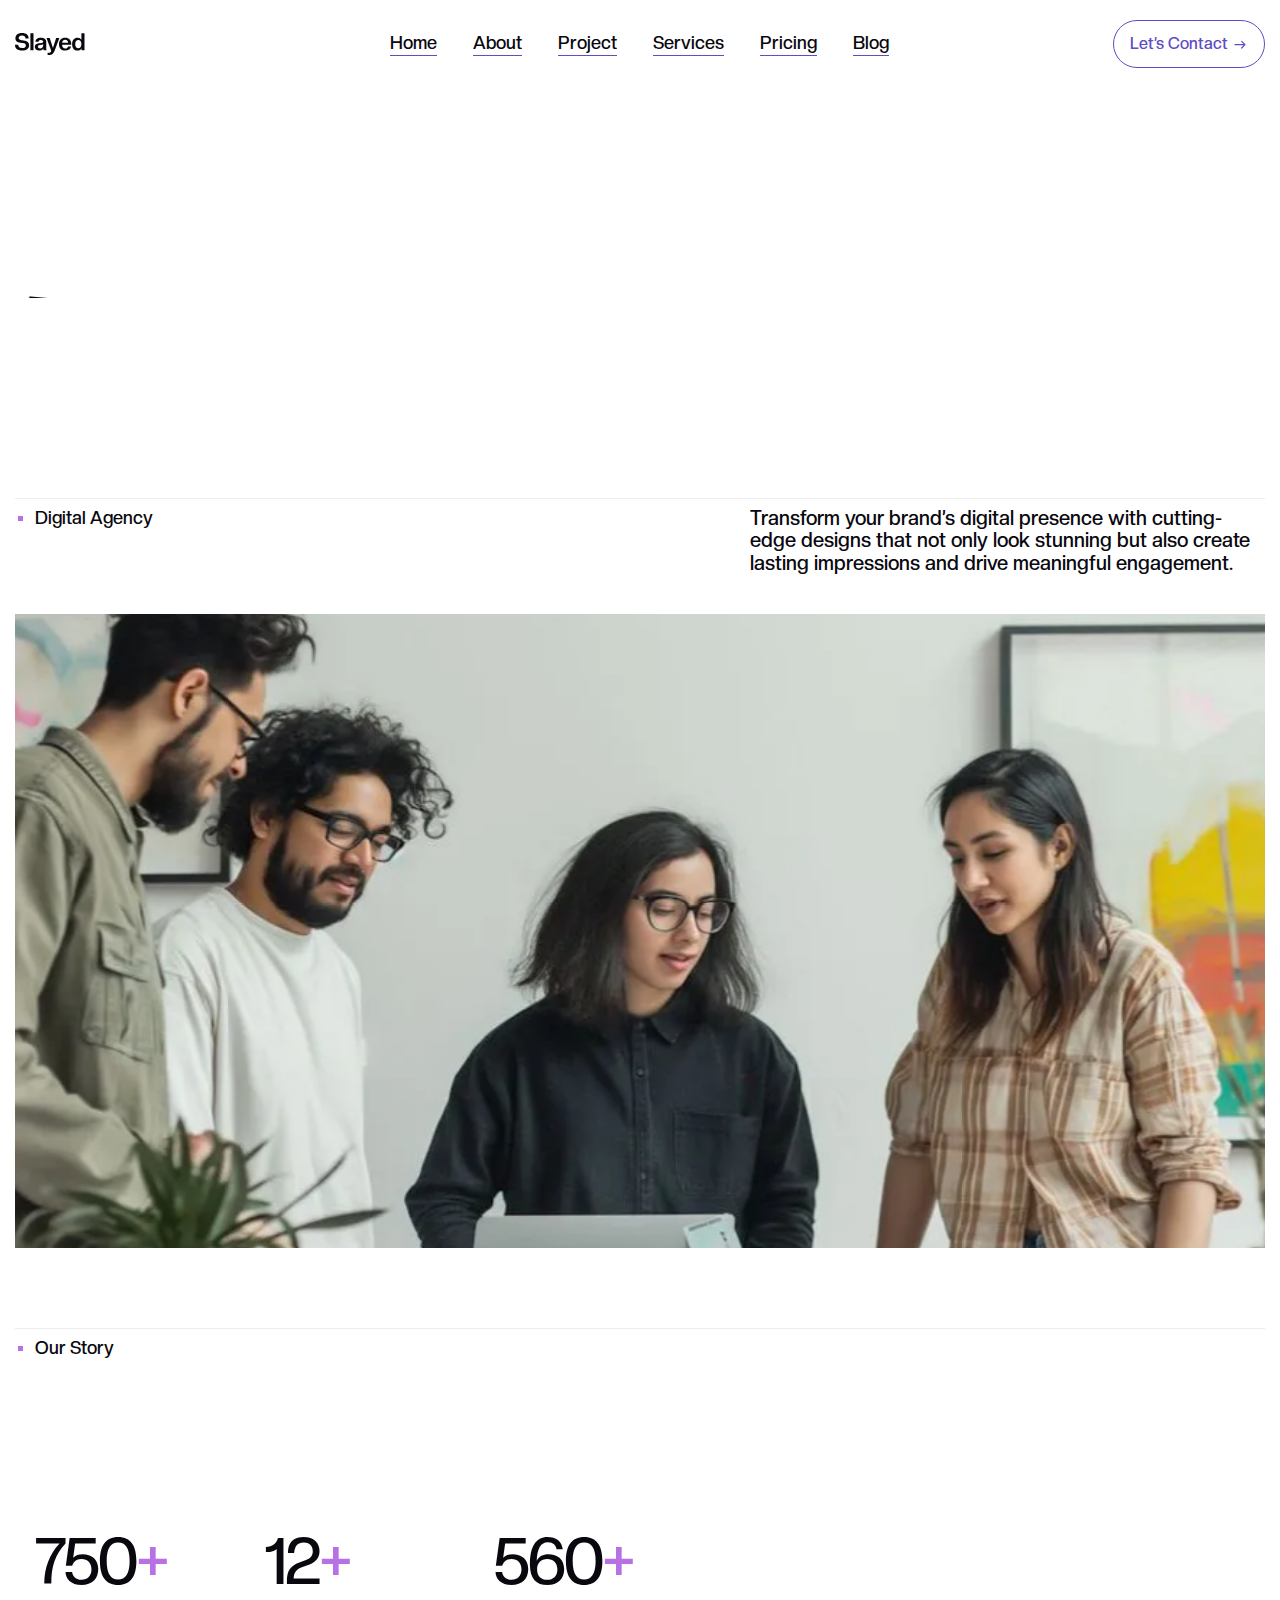
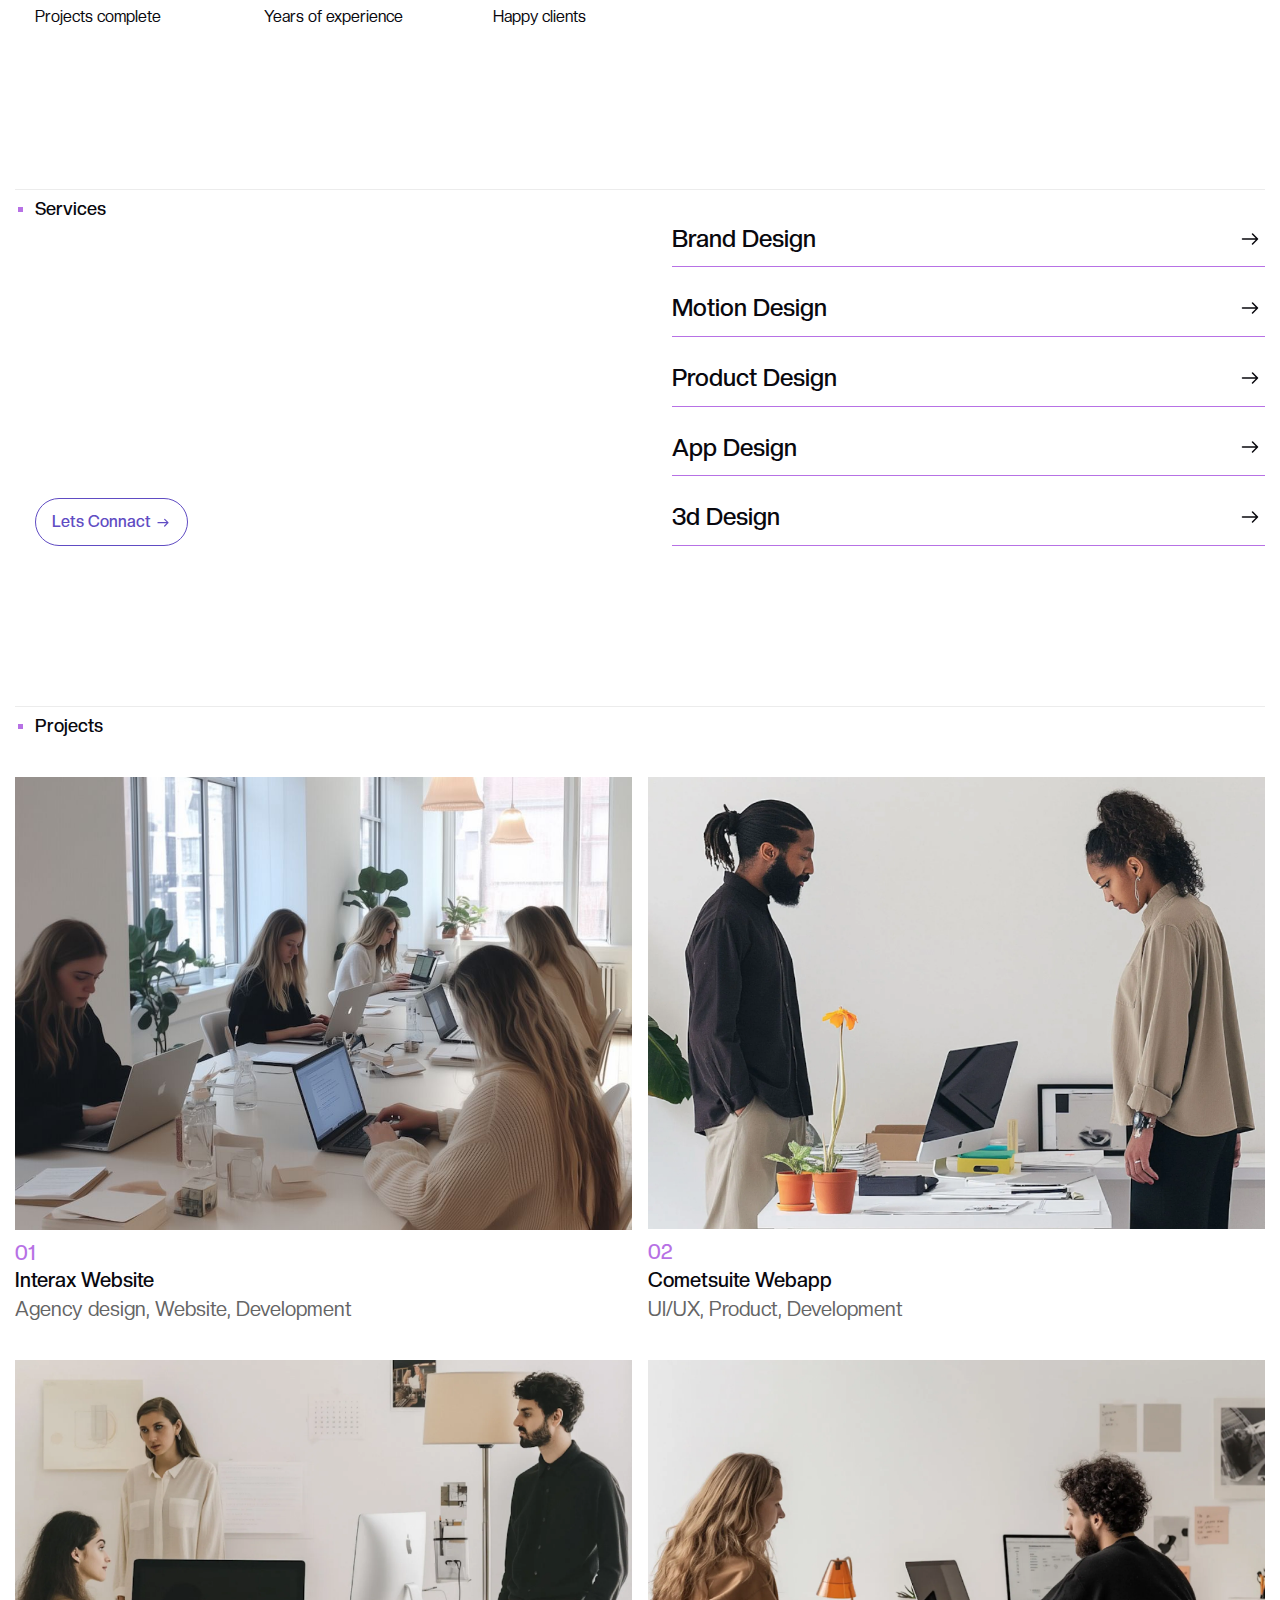
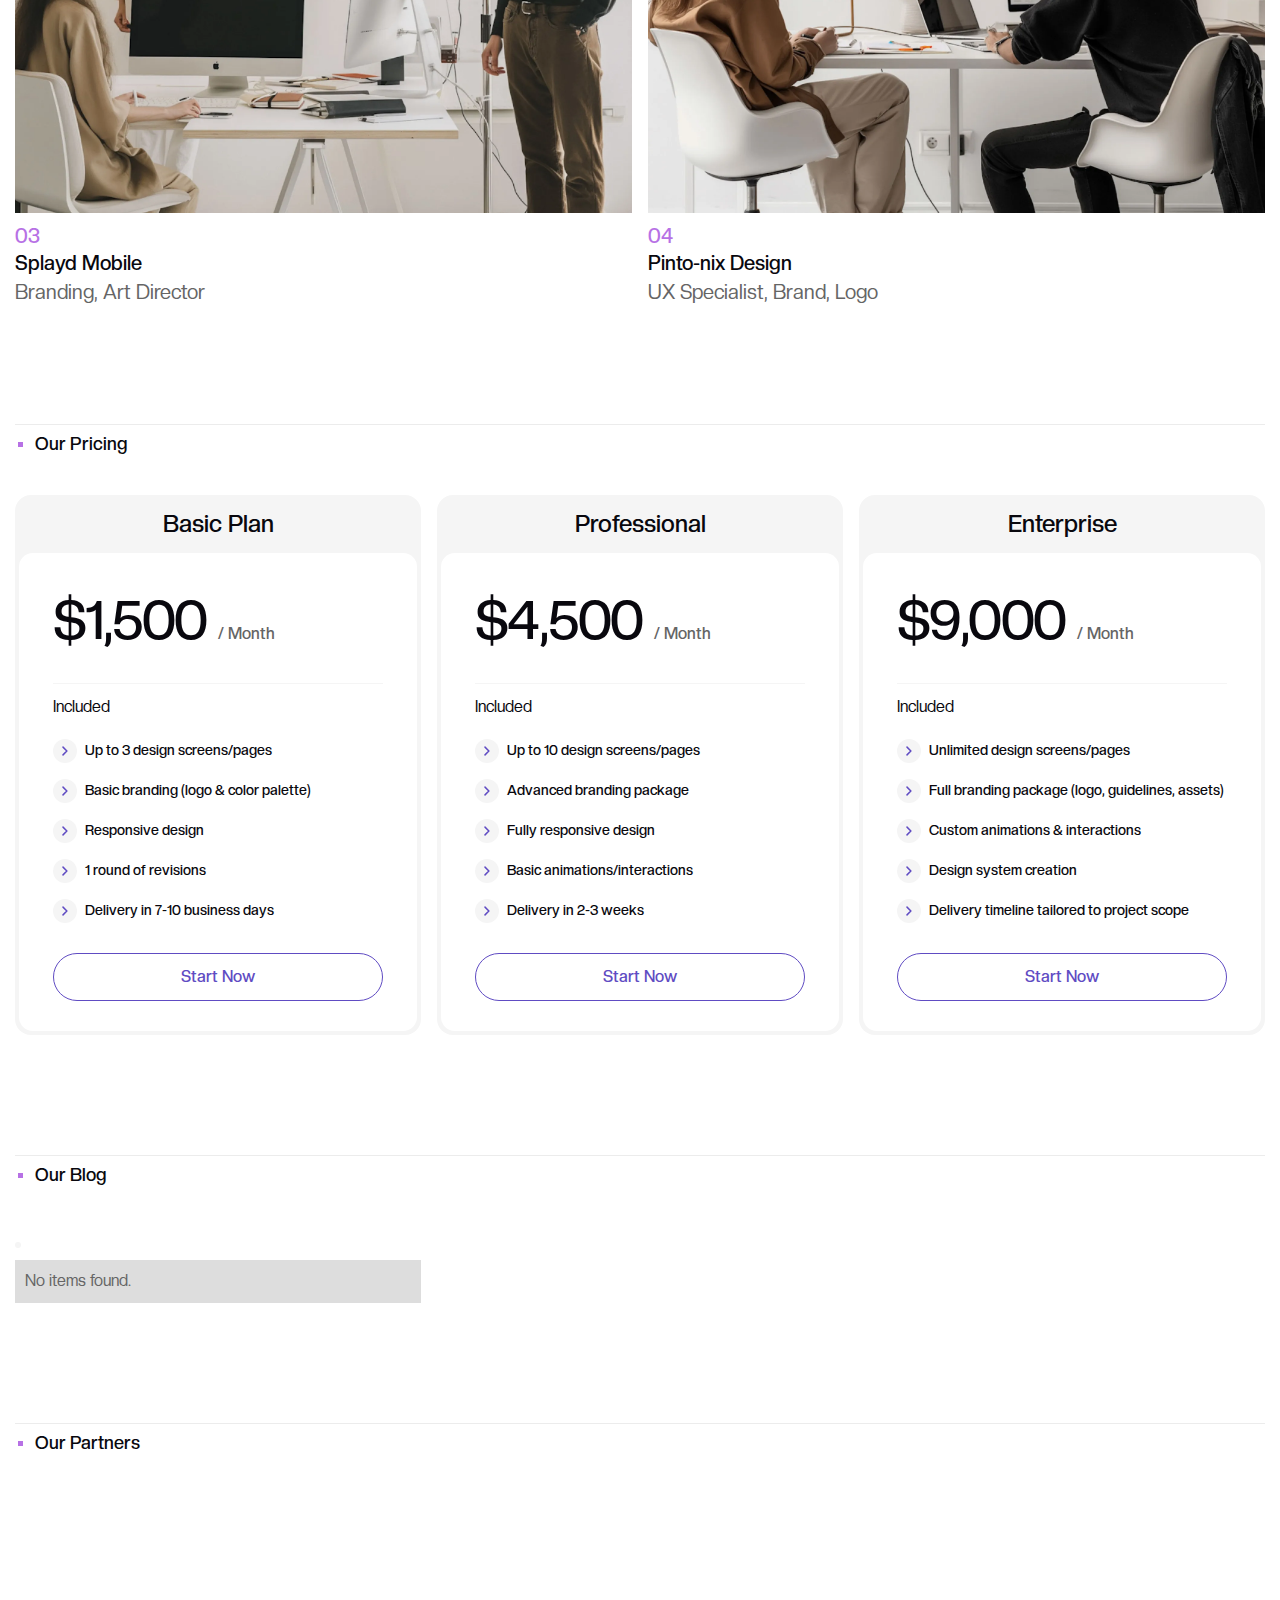
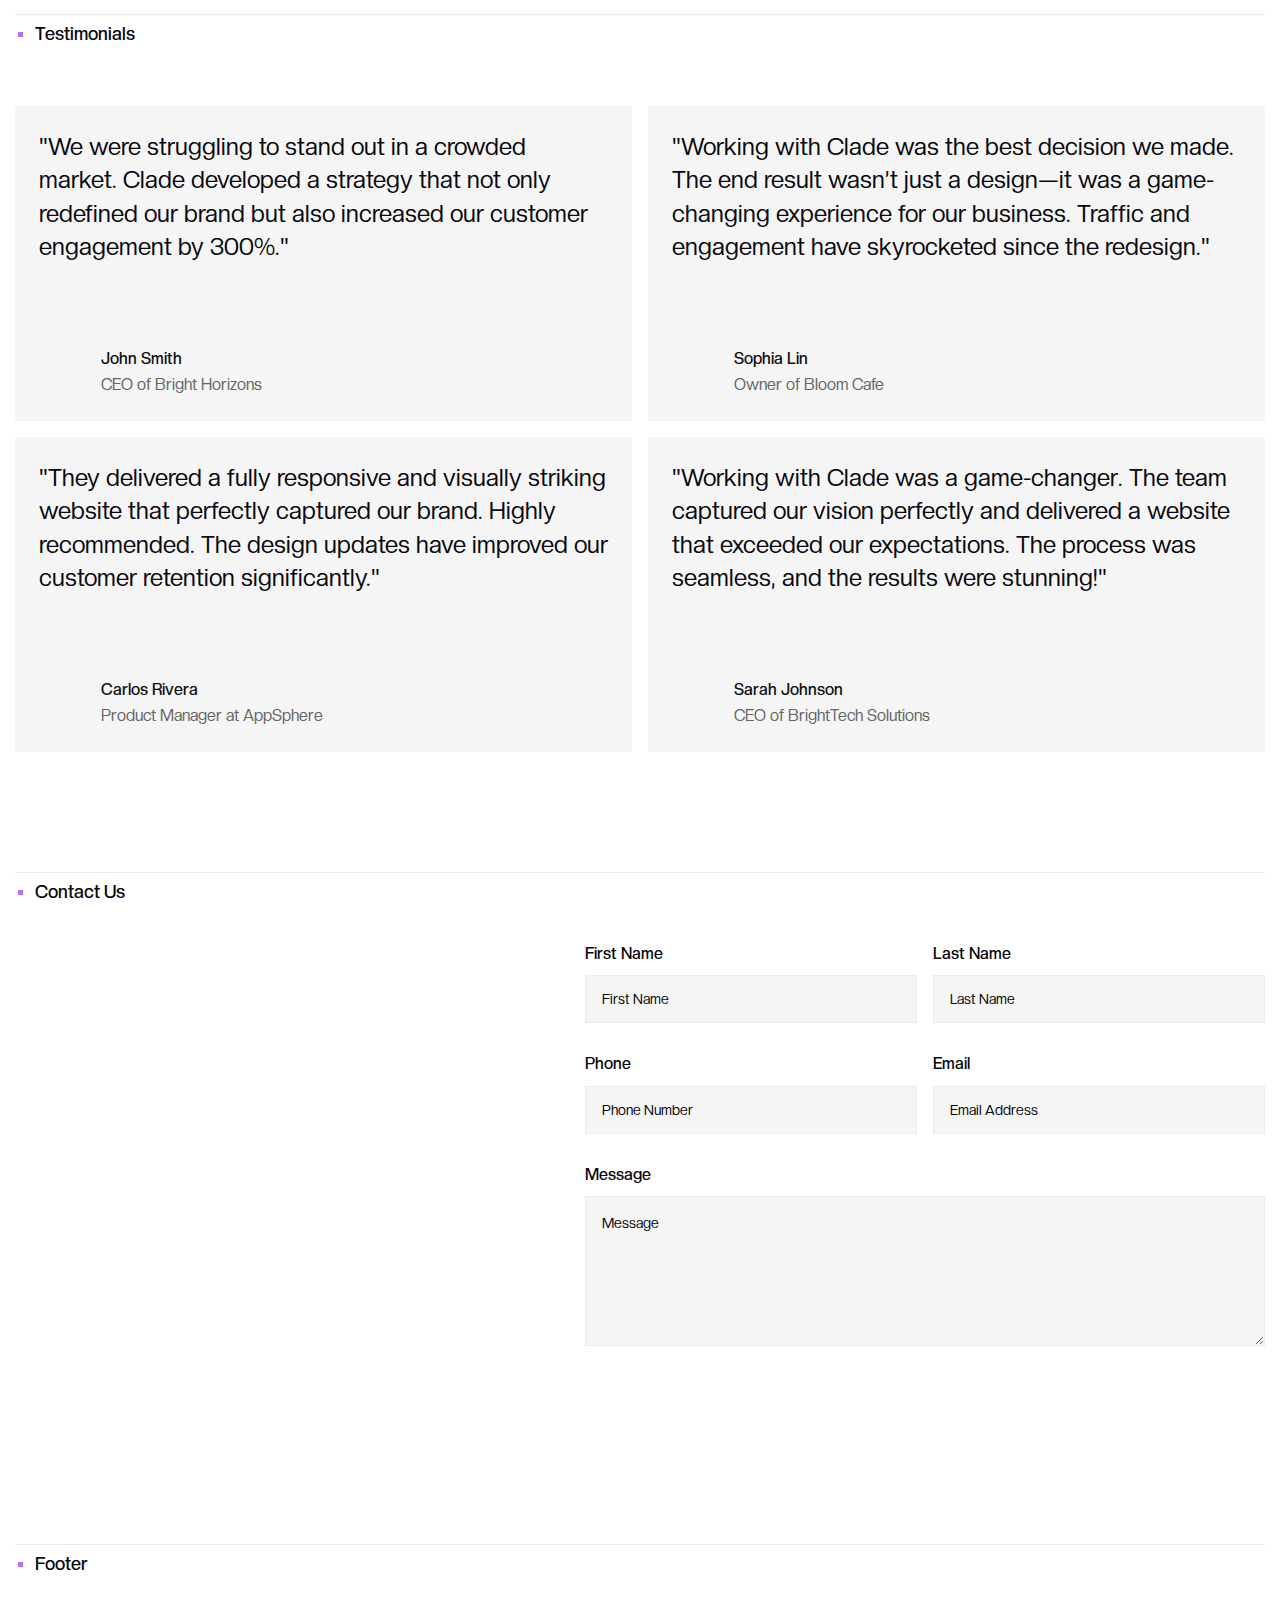
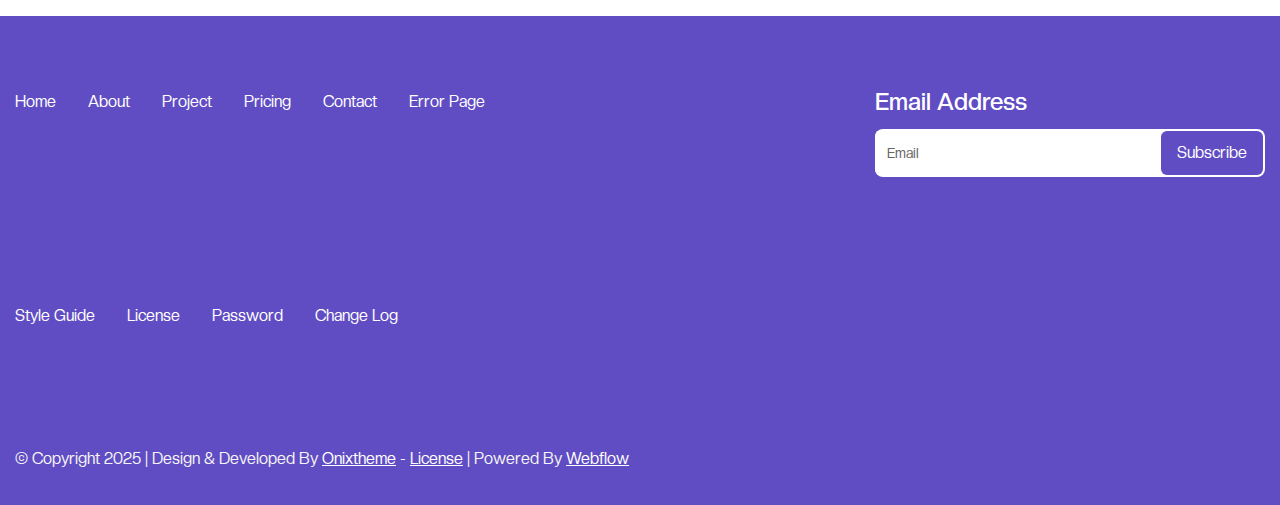
<file: index.html>
<!DOCTYPE html><!--  This site was created in Webflow. https://webflow.com  --><!--  Last Published: Fri Dec 26 2025 17:07:15 GMT+0000 (Coordinated Universal Time)  -->
<html data-wf-page="694aef77c600781df4d6ed43" data-wf-site="694aef74c600781df4d6ecb6" lang="en">
<head>
  <meta charset="utf-8">
  <title>Slayed - Webflow HTML website template</title>
  <meta content="Slayed: A sleek and modern Webflow portfolio template designed to showcase your work, highlight skills, and make a lasting impression online." name="description">
  <meta content="Slayed - Webflow HTML website template" property="og:title">
  <meta content="Slayed: A sleek and modern Webflow portfolio template designed to showcase your work, highlight skills, and make a lasting impression online." property="og:description">
  <meta content="https://cdn.prod.website-files.com/679483819d9e3571bda6479b/6935533e6e3197b77488176b_Social-share%20(1).webp" property="og:image">
  <meta content="Slayed - Webflow HTML website template" property="twitter:title">
  <meta content="Slayed: A sleek and modern Webflow portfolio template designed to showcase your work, highlight skills, and make a lasting impression online." property="twitter:description">
  <meta content="https://cdn.prod.website-files.com/679483819d9e3571bda6479b/6935533e6e3197b77488176b_Social-share%20(1).webp" property="twitter:image">
  <meta property="og:type" content="website">
  <meta content="summary_large_image" name="twitter:card">
  <meta content="width=device-width, initial-scale=1" name="viewport">
  <meta content="Webflow" name="generator">
  <link href="css/normalize.css" rel="stylesheet" type="text/css">
  <link href="css/webflow.css" rel="stylesheet" type="text/css">
  <link href="css/emres-ultra-awesome-site-38e8bd.webflow.css" rel="stylesheet" type="text/css">
  <script type="text/javascript">!function(o,c){var n=c.documentElement,t=" w-mod-";n.className+=t+"js",("ontouchstart"in o||o.DocumentTouch&&c instanceof DocumentTouch)&&(n.className+=t+"touch")}(window,document);</script>
  <link href="images/favicon.svg" rel="shortcut icon" type="image/x-icon">
  <link href="images/webclip.svg" rel="apple-touch-icon">
</head>
<body>
  <div id="Home" class="page-wrapper">
    <div data-w-id="4ee1c7c7-ccc0-8ece-ce20-e04073e44387" class="navbar">
      <div data-w-id="4ee1c7c7-ccc0-8ece-ce20-e04073e44388" data-animation="default" data-collapse="medium" data-duration="400" data-easing="ease" data-easing2="ease" role="banner" class="navbar-no-shadow-container w-nav">
        <div class="container">
          <div class="navbar-wrapper">
            <div class="navber-wrap">
              <a href="index.html" aria-current="page" class="navbar-brand w-nav-brand w--current"><img src="images/Slayed.svg" loading="lazy" alt="" class="image"></a>
            </div>
            <nav role="navigation" class="nav-menu-wrapper w-nav-menu">
              <div class="navber-wrapper">
                <ul role="list" class="nav-menu w-list-unstyled">
                  <li>
                    <a data-w-id="4ee1c7c7-ccc0-8ece-ce20-e04073e44392" href="https://slayed-template.webflow.io/#Home" class="nav-link">Home</a>
                    <div class="line"></div>
                  </li>
                  <li>
                    <a data-w-id="4ee1c7c7-ccc0-8ece-ce20-e04073e44396" href="https://slayed-template.webflow.io/#About" class="nav-link">About</a>
                    <div class="line"></div>
                  </li>
                  <li>
                    <a data-w-id="4ee1c7c7-ccc0-8ece-ce20-e04073e4439a" href="https://slayed-template.webflow.io/#Project" class="nav-link">Project</a>
                    <div class="line"></div>
                  </li>
                  <li>
                    <a data-w-id="4ee1c7c7-ccc0-8ece-ce20-e04073e4439f" href="https://slayed-template.webflow.io/#Service" class="nav-link">Services</a>
                    <div class="line"></div>
                  </li>
                  <li>
                    <a data-w-id="4ee1c7c7-ccc0-8ece-ce20-e04073e443a7" href="https://slayed-template.webflow.io/#Pricing" class="nav-link">Pricing</a>
                    <div class="line"></div>
                  </li>
                  <li>
                    <a data-w-id="67e2b60c-adbb-1b0a-5d0e-9a3b41ddc1e8" href="blogs.html" class="nav-link">Blog</a>
                    <div class="line"></div>
                  </li>
                </ul>
              </div>
            </nav>
            <div class="navber-menu-wrap">
              <a href="https://slayed-template.webflow.io/#Contact" class="primary-btn-wrap navber w-inline-block">
                <div class="text-wrap">
                  <div class="button-text">Let’s Contact</div>
                  <div class="button-text">Let’s Contact</div>
                </div>
                <div class="icon-wrapper"><img loading="lazy" src="images/arrow-right.svg" alt="" class="arrow-01"><img loading="lazy" src="images/arrow-right.svg" alt="" class="arrow-01"></div>
              </a>
              <div class="menu-button w-nav-button">
                <div data-w-id="4ee1c7c7-ccc0-8ece-ce20-e04073e443b5" data-is-ix2-target="1" data-animation-type="lottie" data-src="documents/menu-bars-animation-1-1-1.json" data-loop="0" data-direction="1" data-autoplay="0" data-renderer="svg" data-default-duration="0" data-duration="0.9666666666666667" data-ix2-initial-state="0"></div>
              </div>
            </div>
          </div>
        </div>
      </div>
    </div>
    <section class="section bnner">
      <div class="w-layout-blockcontainer container w-container">
        <div data-w-id="b823750b-2d35-42e2-d18e-a5455d232a81">
          <div class="animation-wrap">
            <h1 data-w-id="8aec6956-fd2d-c7b4-1b94-1ddab4dc15e5" style="-webkit-transform:translate3d(0, 130%, 0) scale3d(1, 1, 1) rotateX(0) rotateY(0) rotateZ(5deg) skew(0, 0);-moz-transform:translate3d(0, 130%, 0) scale3d(1, 1, 1) rotateX(0) rotateY(0) rotateZ(5deg) skew(0, 0);-ms-transform:translate3d(0, 130%, 0) scale3d(1, 1, 1) rotateX(0) rotateY(0) rotateZ(5deg) skew(0, 0);transform:translate3d(0, 130%, 0) scale3d(1, 1, 1) rotateX(0) rotateY(0) rotateZ(5deg) skew(0, 0)">Let’s create<br></h1>
          </div>
          <div class="animation-wrap v1">
            <h1 data-w-id="2ac83200-de1b-c571-4577-74c7438169e9" style="-webkit-transform:translate3d(0, 130%, 0) scale3d(1, 1, 1) rotateX(0) rotateY(0) rotateZ(5deg) skew(0, 0);-moz-transform:translate3d(0, 130%, 0) scale3d(1, 1, 1) rotateX(0) rotateY(0) rotateZ(5deg) skew(0, 0);-ms-transform:translate3d(0, 130%, 0) scale3d(1, 1, 1) rotateX(0) rotateY(0) rotateZ(5deg) skew(0, 0);transform:translate3d(0, 130%, 0) scale3d(1, 1, 1) rotateX(0) rotateY(0) rotateZ(5deg) skew(0, 0)">digital design.</h1>
          </div>
        </div>
        <ul role="list" class="list banner">
          <li>
            <div class="banner-list-flex">
              <p class="section-title-style">Digital Agency</p>
              <p class="banner-list-text">Transform your brand’s digital presence with cutting-edge designs that not only look stunning but also create lasting impressions and drive meaningful engagement.</p>
            </div>
          </li>
        </ul>
        <div data-w-id="f97c393a-ba06-4eed-1d82-401137d06106" class="banner-image-wrap"><img src="images/banner-image_1banner-image.webp" alt="" style="-webkit-transform:translate3d(0, 0, 0) scale3d(1.25, 1.25, 1) rotateX(0) rotateY(0) rotateZ(0) skew(0, 0);-moz-transform:translate3d(0, 0, 0) scale3d(1.25, 1.25, 1) rotateX(0) rotateY(0) rotateZ(0) skew(0, 0);-ms-transform:translate3d(0, 0, 0) scale3d(1.25, 1.25, 1) rotateX(0) rotateY(0) rotateZ(0) skew(0, 0);transform:translate3d(0, 0, 0) scale3d(1.25, 1.25, 1) rotateX(0) rotateY(0) rotateZ(0) skew(0, 0)" sizes="(max-width: 767px) 100vw, (max-width: 991px) 909.98046875px, 1174.9609375px" data-w-id="d1856cb7-c9e5-ed90-2fba-f2f25285ad6f" loading="eager" srcset="images/banner-image_1banner-image.webp 500w, images/banner-image_1banner-image.webp 800w, images/banner-image_1banner-image.webp 1080w, images/banner-image_1banner-image.webp 1600w, images/banner-image_1banner-image.webp 2000w, images/banner-image_1banner-image.webp 2600w, images/banner-image_1banner-image.webp 2760w"></div>
      </div>
    </section>
    <section id="about" class="section">
      <div class="w-layout-blockcontainer container w-container">
        <ul role="list" class="list">
          <li>
            <div class="banner-list-flex">
              <div class="about-number-wrapper">
                <p class="section-title-style">Our Story</p>
                <div class="number-counter-wrapper">
                  <div class="number-wrap">
                    <h2>750<span class="primary-color">+</span></h2>
                    <p>Projects complete</p>
                  </div>
                  <div class="number-wrap">
                    <h2>12<span class="primary-color">+</span></h2>
                    <p>Years of experience</p>
                  </div>
                  <div class="number-wrap">
                    <h2>560<span class="primary-color">+</span></h2>
                    <p>Happy clients</p>
                  </div>
                </div>
              </div>
              <p data-w-id="44410bfb-8b5b-89b5-15d2-8ec9a2b08d7f" style="opacity:0" class="banner-list-text">Welcome to Splayd, where creativity meets technology to deliver digital solutions that elevate your brand. We specialize in crafting user-centered experiences that not only look great but also deliver measurable business success. We believe every brand has a story to tell, and our mission is to help you share it in the most impactful way possible. By combining our expertise in design.<br><br>Our team thrives on collaboration. We work closely with clients to deeply understand their vision, goals, and challenges, ensuring that every solution we deliver is aligned with their unique needs. Whether you need a sleek, modern website, a complex app, or a complete.</p>
            </div>
          </li>
        </ul>
      </div>
    </section>
    <section id="Service" class="section">
      <div class="w-layout-blockcontainer container w-container">
        <ul role="list" class="list">
          <li>
            <div class="banner-list-flex v1">
              <div class="service-left-block">
                <p class="section-title-style">Services</p>
                <a href="#Contact" data-w-id="511328fb-ea67-5517-1696-c8fe20b9361a" class="primary-btn-wrap navber w-inline-block">
                  <div class="text-wrap">
                    <div class="button-text">Lets Connact</div>
                    <div class="button-text">Lets Connact</div>
                  </div>
                  <div class="icon-wrapper"><img loading="lazy" src="images/arrow-right.svg" alt="" class="arrow-01"><img loading="lazy" src="images/arrow-right.svg" alt="" class="arrow-01"></div>
                </a>
              </div>
              <div>
                <a href="https://www.behance.net/" target="_blank" class="service-item-wrap w-inline-block">
                  <h3 class="service-title">Brand Design</h3>
                  <div class="service-line">
                    <div class="inner-service-line"></div>
                  </div>
                  <div class="service-icon-box"><img src="images/arrow-right-primary.svg" loading="lazy" alt="" class="sevice-icon"><img src="images/arrow-right_1.svg" loading="lazy" alt="" class="sevice-icon"></div>
                </a>
                <a href="https://dribbble.com/" target="_blank" class="service-item-wrap w-inline-block">
                  <h4 class="service-title">Motion Design</h4>
                  <div class="service-line">
                    <div class="inner-service-line"></div>
                  </div>
                  <div class="service-icon-box"><img src="images/arrow-right-primary.svg" loading="lazy" alt="" class="sevice-icon"><img src="images/arrow-right_1.svg" loading="lazy" alt="" class="sevice-icon"></div>
                </a>
                <a href="https://www.behance.net/" target="_blank" class="service-item-wrap w-inline-block">
                  <h4 class="service-title">Product Design</h4>
                  <div class="service-line">
                    <div class="inner-service-line"></div>
                  </div>
                  <div class="service-icon-box"><img src="images/arrow-right-primary.svg" loading="lazy" alt="" class="sevice-icon"><img src="images/arrow-right_1.svg" loading="lazy" alt="" class="sevice-icon"></div>
                </a>
                <a href="https://dribbble.com/" target="_blank" class="service-item-wrap w-inline-block">
                  <h4 class="service-title">App Design</h4>
                  <div class="service-line">
                    <div class="inner-service-line"></div>
                  </div>
                  <div class="service-icon-box"><img src="images/arrow-right-primary.svg" loading="lazy" alt="" class="sevice-icon"><img src="images/arrow-right_1.svg" loading="lazy" alt="" class="sevice-icon"></div>
                </a>
                <a href="https://www.behance.net/" target="_blank" class="service-item-wrap w-inline-block">
                  <h4 class="service-title">3d Design</h4>
                  <div class="service-line">
                    <div class="inner-service-line"></div>
                  </div>
                  <div class="service-icon-box"><img src="images/arrow-right-primary.svg" loading="lazy" alt="" class="sevice-icon"><img src="images/arrow-right_1.svg" loading="lazy" alt="" class="sevice-icon"></div>
                </a>
              </div>
            </div>
          </li>
        </ul>
      </div>
    </section>
    <section id="Project" class="section">
      <div class="w-layout-blockcontainer container w-container">
        <ul role="list" class="list">
          <li>
            <div class="banner-list-flex">
              <div class="about-number-wrapper">
                <p class="section-title-style">Projects</p>
              </div>
            </div>
          </li>
        </ul>
        <div class="project-wrapper">
          <a data-w-id="019b7adc-b075-2cec-a634-132fc950c4a4" href="#" target="_blank" class="project-wrap w-inline-block">
            <div class="project-image-wrap"><img src="images/project-1.jpg" loading="lazy" sizes="(max-width: 767px) 100vw, (max-width: 991px) 727.984375px, 939.984375px" srcset="images/project-1-p-500.jpg 500w, images/project-1-p-800.jpg 800w, images/project-1-p-1080.jpg 1080w, images/project-1.jpg 1364w" alt="Young women working on laptops at a long white table in a bright, modern office with large windows and plants.">
              <div class="cursor-box"><img src="images/cursor-arrow.svg" loading="lazy" style="-webkit-transform:translate3d(0, 0, 0) scale3d(0, 0, 1) rotateX(0) rotateY(0) rotateZ(0) skew(0, 0);-moz-transform:translate3d(0, 0, 0) scale3d(0, 0, 1) rotateX(0) rotateY(0) rotateZ(0) skew(0, 0);-ms-transform:translate3d(0, 0, 0) scale3d(0, 0, 1) rotateX(0) rotateY(0) rotateZ(0) skew(0, 0);transform:translate3d(0, 0, 0) scale3d(0, 0, 1) rotateX(0) rotateY(0) rotateZ(0) skew(0, 0)" alt="" class="cursor-image"></div>
            </div>
            <div>
              <p class="project-number">01</p>
              <h5 class="project-title">Interax Website</h5>
              <p class="project-tag">Agency design, Website, Development</p>
            </div>
          </a>
          <a data-w-id="57b02fb2-3373-574d-08c3-af69176b9a8e" href="#" target="_blank" class="project-wrap w-inline-block">
            <div class="project-image-wrap"><img src="images/project-2_1project-2.webp" loading="lazy" sizes="(max-width: 767px) 100vw, (max-width: 991px) 727.96875px, 939.984375px" srcset="images/project-2_1project-2.webp 500w, images/project-2_1project-2.webp 800w, images/project-2_1project-2.webp 1080w, images/project-2_1project-2.webp 1600w, images/project-2_1project-2.webp 2000w, images/project-2_1project-2.webp 2046w" alt="Man and woman standing across from each other at a white desk with an iMac and potted plants, both looking down pensively.">
              <div class="cursor-box"><img src="images/cursor-arrow.svg" loading="lazy" style="-webkit-transform:translate3d(0, 0, 0) scale3d(0, 0, 1) rotateX(0) rotateY(0) rotateZ(0) skew(0, 0);-moz-transform:translate3d(0, 0, 0) scale3d(0, 0, 1) rotateX(0) rotateY(0) rotateZ(0) skew(0, 0);-ms-transform:translate3d(0, 0, 0) scale3d(0, 0, 1) rotateX(0) rotateY(0) rotateZ(0) skew(0, 0);transform:translate3d(0, 0, 0) scale3d(0, 0, 1) rotateX(0) rotateY(0) rotateZ(0) skew(0, 0)" alt="" class="cursor-image"></div>
            </div>
            <div>
              <p class="project-number">02</p>
              <h5 class="project-title">Cometsuite Webapp</h5>
              <p class="project-tag">UI/UX, Product, Development</p>
            </div>
          </a>
          <a data-w-id="314651f6-4bd6-8efe-2bcf-73a6a94eafeb" href="#" target="_blank" class="project-wrap w-inline-block">
            <div class="project-image-wrap"><img src="images/project-3_1project-3.webp" loading="lazy" sizes="(max-width: 767px) 100vw, (max-width: 991px) 727.984375px, 939.984375px" srcset="images/project-3_1project-3.webp 500w, images/project-3_1project-3.webp 800w, images/project-3_1project-3.webp 1080w, images/project-3_1project-3.webp 1600w, images/project-3_1project-3.webp 2000w, images/project-3_1project-3.webp 2046w" alt="Three young professionals in a minimalistic office, two women and one man, working around two iMac computers on a white desk.">
              <div class="cursor-box"><img src="images/cursor-arrow.svg" loading="lazy" style="-webkit-transform:translate3d(0, 0, 0) scale3d(0, 0, 1) rotateX(0) rotateY(0) rotateZ(0) skew(0, 0);-moz-transform:translate3d(0, 0, 0) scale3d(0, 0, 1) rotateX(0) rotateY(0) rotateZ(0) skew(0, 0);-ms-transform:translate3d(0, 0, 0) scale3d(0, 0, 1) rotateX(0) rotateY(0) rotateZ(0) skew(0, 0);transform:translate3d(0, 0, 0) scale3d(0, 0, 1) rotateX(0) rotateY(0) rotateZ(0) skew(0, 0)" alt="" class="cursor-image"></div>
            </div>
            <div>
              <p class="project-number">03</p>
              <h5 class="project-title">Splayd Mobile</h5>
              <p class="project-tag">Branding, Art Director</p>
            </div>
          </a>
          <a data-w-id="549ea148-6015-1681-856c-fe3435756a7f" href="#" target="_blank" class="project-wrap w-inline-block">
            <div class="project-image-wrap"><img src="images/project-4_1project-4.webp" loading="lazy" sizes="(max-width: 767px) 100vw, (max-width: 991px) 727.984375px, 939.984375px" srcset="images/project-4_1project-4.webp 500w, images/project-4_1project-4.webp 800w, images/project-4_1project-4.webp 1080w, images/project-4_1project-4.webp 1600w, images/project-4_1project-4.webp 2000w, images/project-4_1project-4.webp 2046w" alt="Two people sitting across from each other at a white table with laptops and papers, engaged in discussion in a modern office.">
              <div class="cursor-box"><img src="images/cursor-arrow.svg" loading="lazy" style="-webkit-transform:translate3d(0, 0, 0) scale3d(0, 0, 1) rotateX(0) rotateY(0) rotateZ(0) skew(0, 0);-moz-transform:translate3d(0, 0, 0) scale3d(0, 0, 1) rotateX(0) rotateY(0) rotateZ(0) skew(0, 0);-ms-transform:translate3d(0, 0, 0) scale3d(0, 0, 1) rotateX(0) rotateY(0) rotateZ(0) skew(0, 0);transform:translate3d(0, 0, 0) scale3d(0, 0, 1) rotateX(0) rotateY(0) rotateZ(0) skew(0, 0)" alt="" class="cursor-image"></div>
            </div>
            <div>
              <p class="project-number">04</p>
              <h5 class="project-title">Pinto-nix Design</h5>
              <p class="project-tag">UX Specialist, Brand, Logo</p>
            </div>
          </a>
        </div>
      </div>
    </section>
    <section id="Pricing" class="section">
      <div class="w-layout-blockcontainer container w-container">
        <ul role="list" class="list">
          <li>
            <div class="banner-list-flex">
              <div class="about-number-wrapper">
                <p class="section-title-style">Our Pricing</p>
              </div>
            </div>
          </li>
        </ul>
        <div class="pricing-wrapper">
          <div id="w-node-e92b7a97-d7d0-d2c1-5ea1-c85f3033faaf-f4d6ed43" class="pricing-wrap">
            <h4 class="pricing-name">Basic Plan</h4>
            <div class="pricing-inner-wrap">
              <div>
                <h3>$1,500 <span class="text-span">/ Month</span></h3>
                <div class="line v1"></div>
                <p>Included</p>
                <ul role="list" class="pricing-list">
                  <li class="list-item"><img src="images/list-icon.svg" loading="lazy" alt="" class="list-icon">
                    <p class="paragraph">Up to 3 design screens/pages</p>
                  </li>
                  <li class="list-item"><img src="images/list-icon.svg" loading="lazy" alt="" class="list-icon">
                    <p class="paragraph">Basic branding (logo &amp; color palette)</p>
                  </li>
                  <li class="list-item"><img src="images/list-icon.svg" loading="lazy" alt="" class="list-icon">
                    <p class="paragraph">Responsive design</p>
                  </li>
                  <li class="list-item"><img src="images/list-icon.svg" loading="lazy" alt="" class="list-icon">
                    <p class="paragraph">1 round of revisions</p>
                  </li>
                  <li class="list-item"><img src="images/list-icon.svg" loading="lazy" alt="" class="list-icon">
                    <p class="paragraph">Delivery in 7-10 business days</p>
                  </li>
                </ul>
                <a href="#Contact-V2" class="pricing-btn w-button">Start Now</a>
              </div>
            </div>
          </div>
          <div class="pricing-wrap">
            <h4 class="pricing-name">Professional</h4>
            <div class="pricing-inner-wrap">
              <div>
                <h3>$4,500 <span class="text-span">/ Month</span></h3>
                <div class="line v1"></div>
                <p>Included</p>
                <ul role="list" class="pricing-list">
                  <li class="list-item"><img src="images/list-icon.svg" loading="lazy" alt="" class="list-icon">
                    <p class="paragraph">Up to 10 design screens/pages</p>
                  </li>
                  <li class="list-item"><img src="images/list-icon.svg" loading="lazy" alt="" class="list-icon">
                    <p class="paragraph">Advanced branding package</p>
                  </li>
                  <li class="list-item"><img src="images/list-icon.svg" loading="lazy" alt="" class="list-icon">
                    <p class="paragraph">Fully responsive design</p>
                  </li>
                  <li class="list-item"><img src="images/list-icon.svg" loading="lazy" alt="" class="list-icon">
                    <p class="paragraph">Basic animations/interactions</p>
                  </li>
                  <li class="list-item"><img src="images/list-icon.svg" loading="lazy" alt="" class="list-icon">
                    <p class="paragraph">Delivery in 2-3 weeks</p>
                  </li>
                </ul>
              </div>
              <a href="#Contact-V2" class="pricing-btn w-button">Start Now</a>
            </div>
          </div>
          <div class="pricing-wrap">
            <h4 class="pricing-name">Enterprise</h4>
            <div class="pricing-inner-wrap">
              <div>
                <h3>$9,000 <span class="text-span">/ Month</span></h3>
                <div class="line v1"></div>
                <p>Included</p>
                <ul role="list" class="pricing-list">
                  <li class="list-item"><img src="images/list-icon.svg" loading="lazy" alt="" class="list-icon">
                    <p class="paragraph">Unlimited design screens/pages</p>
                  </li>
                  <li class="list-item"><img src="images/list-icon.svg" loading="lazy" alt="" class="list-icon">
                    <p class="paragraph">Full branding package (logo, guidelines, assets)</p>
                  </li>
                  <li class="list-item"><img src="images/list-icon.svg" loading="lazy" alt="" class="list-icon">
                    <p class="paragraph">Custom animations &amp; interactions</p>
                  </li>
                  <li class="list-item"><img src="images/list-icon.svg" loading="lazy" alt="" class="list-icon">
                    <p class="paragraph">Design system creation</p>
                  </li>
                  <li class="list-item"><img src="images/list-icon.svg" loading="lazy" alt="" class="list-icon">
                    <p class="paragraph">Delivery timeline tailored to project scope</p>
                  </li>
                </ul>
              </div>
              <a href="#Contact-V2" class="pricing-btn w-button">Start Now</a>
            </div>
          </div>
        </div>
      </div>
    </section>
    <section id="Blog" class="section">
      <div class="w-layout-blockcontainer container w-container">
        <ul role="list" class="blog-list">
          <li>
            <div class="banner-list-flex">
              <div class="about-number-wrapper">
                <p class="section-title-style-2">Our Blog</p>
              </div>
            </div>
          </li>
        </ul>
        <div class="project-wrapper blog">
          <div class="w-dyn-list">
            <div role="list" class="blog-collection-list w-dyn-items">
              <div role="listitem" class="w-dyn-item">
                <a data-w-id="bfc64e14-28ae-597c-b6dc-f0386eea93a0" href="#" class="blog-link-block w-inline-block">
                  <div class="project-wrap-v2">
                    <div class="project-image-wrap"><img style="-webkit-transform:translate3d(0, 0, 0) scale3d(1, 1, 1) rotateX(0) rotateY(0) rotateZ(0) skew(0, 0);-moz-transform:translate3d(0, 0, 0) scale3d(1, 1, 1) rotateX(0) rotateY(0) rotateZ(0) skew(0, 0);-ms-transform:translate3d(0, 0, 0) scale3d(1, 1, 1) rotateX(0) rotateY(0) rotateZ(0) skew(0, 0);transform:translate3d(0, 0, 0) scale3d(1, 1, 1) rotateX(0) rotateY(0) rotateZ(0) skew(0, 0)" loading="lazy" alt="" src="images/image-1_2image-1.webp" class="blog-main-image w-dyn-bind-empty">
                      <div class="cursor-box"><img style="-webkit-transform:translate3d(0, 0, 0) scale3d(0, 0, 1) rotateX(0) rotateY(0) rotateZ(0) skew(0, 0);-moz-transform:translate3d(0, 0, 0) scale3d(0, 0, 1) rotateX(0) rotateY(0) rotateZ(0) skew(0, 0);-ms-transform:translate3d(0, 0, 0) scale3d(0, 0, 1) rotateX(0) rotateY(0) rotateZ(0) skew(0, 0);transform:translate3d(0, 0, 0) scale3d(0, 0, 1) rotateX(0) rotateY(0) rotateZ(0) skew(0, 0)" loading="lazy" alt="" src="images/cursor-arrow.svg" class="cursor-image"></div>
                    </div>
                    <div>
                      <div class="blog-info-wrap">
                        <p class="read-time w-dyn-bind-empty"></p>
                        <p class="dot"></p>
                        <p class="date-text w-dyn-bind-empty"></p>
                      </div>
                      <h4 style="color:rgb(9,8,14)" class="project-title v1 w-dyn-bind-empty"></h4>
                      <p class="blog-short-text v1 w-dyn-bind-empty"></p>
                    </div>
                  </div>
                  <div class="none">This is some text inside of a div block.</div>
                </a>
              </div>
            </div>
            <div class="w-dyn-empty">
              <div>No items found.</div>
            </div>
          </div>
        </div>
      </div>
    </section>
    <section id="Contact-V2" class="section">
      <div class="w-layout-blockcontainer container w-container">
        <ul role="list" class="list">
          <li>
            <div class="banner-list-flex">
              <div class="about-number-wrapper">
                <p class="section-title-style">Our Partners</p>
              </div>
            </div>
          </li>
        </ul>
        <div>
          <div data-w-id="9b007394-c617-3400-6fbd-001e10dd63f7" style="-webkit-transform:translate3d(0%, 0, 0) scale3d(1, 1, 1) rotateX(0) rotateY(0) rotateZ(0) skew(0, 0);-moz-transform:translate3d(0%, 0, 0) scale3d(1, 1, 1) rotateX(0) rotateY(0) rotateZ(0) skew(0, 0);-ms-transform:translate3d(0%, 0, 0) scale3d(1, 1, 1) rotateX(0) rotateY(0) rotateZ(0) skew(0, 0);transform:translate3d(0%, 0, 0) scale3d(1, 1, 1) rotateX(0) rotateY(0) rotateZ(0) skew(0, 0);opacity:0" class="company-logo-wrapper">
            <div class="copmpany-wrap"><img src="images/logo-10.svg" loading="lazy" alt="" class="logo"><img src="images/logo-11.svg" loading="lazy" alt="" class="logo"><img src="images/Frame.svg" loading="lazy" alt="" class="logo"><img src="images/logo-4.svg" loading="lazy" alt="" class="logo"><img src="images/Frame-1.svg" loading="lazy" alt="" class="logo"><img src="images/logo-1.svg" loading="lazy" alt="" class="logo"></div>
            <div class="copmpany-wrap"><img src="images/logo-10.svg" loading="lazy" alt="" class="logo"><img src="images/logo-11.svg" loading="lazy" alt="" class="logo"><img src="images/Frame.svg" loading="lazy" alt="" class="logo"><img src="images/logo-4.svg" loading="lazy" alt="" class="logo"><img src="images/Frame-1.svg" loading="lazy" alt="" class="logo"><img src="images/logo-1.svg" loading="lazy" alt="" class="logo"></div>
            <div class="copmpany-wrap"><img src="images/logo-10.svg" loading="lazy" alt="" class="logo"><img src="images/logo-11.svg" loading="lazy" alt="" class="logo"><img src="images/Frame.svg" loading="lazy" alt="" class="logo"><img src="images/logo-4.svg" loading="lazy" alt="" class="logo"><img src="images/Frame-1.svg" loading="lazy" alt="" class="logo"><img src="images/logo-1.svg" loading="lazy" alt="" class="logo"></div>
            <div class="copmpany-wrap"><img src="images/logo-10.svg" loading="lazy" alt="" class="logo"><img src="images/logo-11.svg" loading="lazy" alt="" class="logo"><img src="images/Frame.svg" loading="lazy" alt="" class="logo"><img src="images/logo-4.svg" loading="lazy" alt="" class="logo"><img src="images/Frame-1.svg" loading="lazy" alt="" class="logo"><img src="images/logo-1.svg" loading="lazy" alt="" class="logo"></div>
          </div>
        </div>
      </div>
    </section>
    <section id="Contact-form" class="section">
      <div class="w-layout-blockcontainer container w-container">
        <ul role="list" class="list">
          <li>
            <div class="banner-list-flex">
              <div class="about-number-wrapper">
                <p class="section-title-style">Testimonials</p>
              </div>
            </div>
          </li>
        </ul>
        <div class="tesitmonial-content-wrapper">
          <div class="testimonial-slider-content-wrapper">
            <p class="testimonial-slider-text">&quot;We were struggling to stand out in a crowded market. Clade developed a strategy that not only redefined our brand but also increased our customer engagement by 300%.&quot;</p>
            <div class="testimonial-client-info-wrapper"><img loading="lazy" src="images/Testimonial-Client-Image-3.svg" alt="" class="testimonial-client-image">
              <div class="testimonial-client-details">
                <div class="testimonial-client-title">John Smith</div>
                <div class="testimonial-client-designation">CEO of Bright Horizons</div>
              </div>
            </div>
          </div>
          <div class="testimonial-slider-content-wrapper">
            <p class="testimonial-slider-text">&quot;Working with Clade was the best decision we made. The end result wasn’t just a design—it was a game-changing experience for our business. Traffic and engagement have skyrocketed since the redesign.&quot;</p>
            <div class="testimonial-client-info-wrapper"><img loading="lazy" src="images/Testimonial-Client-Image.svg" alt="" class="testimonial-client-image">
              <div class="testimonial-client-details">
                <div class="testimonial-client-title">Sophia Lin</div>
                <div class="testimonial-client-designation">Owner of Bloom Cafe</div>
              </div>
            </div>
          </div>
          <div class="testimonial-slider-content-wrapper">
            <p class="testimonial-slider-text">&quot;They delivered a fully responsive and visually striking website that perfectly captured our brand. Highly recommended. The design updates have improved our customer retention significantly.&quot;</p>
            <div class="testimonial-client-info-wrapper"><img loading="lazy" src="images/image.svg" alt="" class="testimonial-client-image">
              <div class="testimonial-client-details">
                <div class="testimonial-client-title">Carlos Rivera</div>
                <div class="testimonial-client-designation">Product Manager at AppSphere</div>
              </div>
            </div>
          </div>
          <div class="testimonial-slider-content-wrapper">
            <p class="testimonial-slider-text">&quot;Working with Clade was a game-changer. The team captured our vision perfectly and delivered a website that exceeded our expectations. The process was seamless, and the results were stunning!&quot;</p>
            <div class="testimonial-client-info-wrapper"><img loading="lazy" src="images/Testimonial-Client-Image-2.svg" alt="" class="testimonial-client-image">
              <div class="testimonial-client-details">
                <div class="testimonial-client-title">Sarah Johnson</div>
                <div class="testimonial-client-designation">CEO of BrightTech Solutions</div>
              </div>
            </div>
          </div>
        </div>
      </div>
    </section>
    <section id="Contact" class="section">
      <div class="w-layout-blockcontainer container w-container">
        <ul role="list" class="list">
          <li>
            <div class="banner-list-flex">
              <div class="about-number-wrapper">
                <p class="section-title-style">Contact Us</p>
              </div>
            </div>
          </li>
        </ul>
        <div>
          <div class="contact-form-block w-form">
            <form id="wf-form-Contact-Form" name="wf-form-Contact-Form" data-name="Contact Form" method="get" class="form" data-wf-page-id="694aef77c600781df4d6ed43" data-wf-element-id="072c5ecb-19ac-9429-6570-e4d169b84036">
              <div class="input-box-wrap"><label for="First-Name" class="field-label">First Name</label><input class="contact-input w-input" maxlength="256" name="First-Name" data-name="First Name" placeholder="First Name" type="text" id="First-Name" required=""></div>
              <div class="input-box-wrap"><label for="Last-Name" class="field-label">Last Name</label><input class="contact-input w-input" maxlength="256" name="Last-Name" data-name="Last Name" placeholder="Last Name" type="text" id="Last-Name"></div>
              <div class="input-box-wrap"><label for="Phone-Number" class="field-label">Phone</label><input class="contact-input w-input" maxlength="256" name="Phone-Number" data-name="Phone Number" placeholder="Phone Number" type="tel" id="Phone-Number" required=""></div>
              <div class="input-box-wrap"><label for="Email-Address" class="field-label">Email</label><input class="contact-input w-input" maxlength="256" name="Email" data-name="Email" placeholder="Email Address" type="email" id="Email-Address" required=""></div>
              <div id="w-node-_072c5ecb-19ac-9429-6570-e4d169b84047-f4d6ed43" class="input-box-wrap"><label for="Message" class="field-label">Message</label><textarea id="Message" name="Message" maxlength="5000" data-name="Message" placeholder="Message" required="" class="contact-input textarea w-input"></textarea></div>
              <div id="w-node-be021c45-b5a0-9ae8-c0b0-18353202fb0e-f4d6ed43" data-w-id="be021c45-b5a0-9ae8-c0b0-18353202fb0e" style="opacity:0" class="contact-button-wrap"><input type="submit" data-wait="Please wait..." class="contact-btn w-button" value="Send Message">
                <a href="https://splayd.webflow.io/#Contact" class="primary-btn-wrap navber w-inline-block">
                  <div class="text-wrap">
                    <div style="-webkit-transform:translate3d(0, 0%, 0) scale3d(1, 1, 1) rotateX(0) rotateY(0) rotateZ(0) skew(0, 0);-moz-transform:translate3d(0, 0%, 0) scale3d(1, 1, 1) rotateX(0) rotateY(0) rotateZ(0) skew(0, 0);-ms-transform:translate3d(0, 0%, 0) scale3d(1, 1, 1) rotateX(0) rotateY(0) rotateZ(0) skew(0, 0);transform:translate3d(0, 0%, 0) scale3d(1, 1, 1) rotateX(0) rotateY(0) rotateZ(0) skew(0, 0)" class="button-text">Send Message</div>
                    <div style="-webkit-transform:translate3d(0, 0%, 0) scale3d(1, 1, 1) rotateX(0) rotateY(0) rotateZ(0) skew(0, 0);-moz-transform:translate3d(0, 0%, 0) scale3d(1, 1, 1) rotateX(0) rotateY(0) rotateZ(0) skew(0, 0);-ms-transform:translate3d(0, 0%, 0) scale3d(1, 1, 1) rotateX(0) rotateY(0) rotateZ(0) skew(0, 0);transform:translate3d(0, 0%, 0) scale3d(1, 1, 1) rotateX(0) rotateY(0) rotateZ(0) skew(0, 0)" class="button-text">Send Message</div>
                  </div>
                  <div class="icon-wrapper"><img style="-webkit-transform:translate3d(0px, 0, 0) scale3d(1, 1, 1) rotateX(0) rotateY(0) rotateZ(0) skew(0, 0);-moz-transform:translate3d(0px, 0, 0) scale3d(1, 1, 1) rotateX(0) rotateY(0) rotateZ(0) skew(0, 0);-ms-transform:translate3d(0px, 0, 0) scale3d(1, 1, 1) rotateX(0) rotateY(0) rotateZ(0) skew(0, 0);transform:translate3d(0px, 0, 0) scale3d(1, 1, 1) rotateX(0) rotateY(0) rotateZ(0) skew(0, 0)" loading="lazy" alt="" src="images/arrow-right.svg" class="arrow-01"><img style="-webkit-transform:translate3d(0px, 0, 0) scale3d(1, 1, 1) rotateX(0) rotateY(0) rotateZ(0) skew(0, 0);-moz-transform:translate3d(0px, 0, 0) scale3d(1, 1, 1) rotateX(0) rotateY(0) rotateZ(0) skew(0, 0);-ms-transform:translate3d(0px, 0, 0) scale3d(1, 1, 1) rotateX(0) rotateY(0) rotateZ(0) skew(0, 0);transform:translate3d(0px, 0, 0) scale3d(1, 1, 1) rotateX(0) rotateY(0) rotateZ(0) skew(0, 0)" loading="lazy" alt="" src="images/arrow-right.svg" class="arrow-01"></div>
                </a>
              </div>
            </form>
            <div class="success-message w-form-done">
              <div>Thank you! Your submission has been received!</div>
            </div>
            <div class="error-message w-form-fail">
              <div>Oops! Something went wrong while submitting the form.</div>
            </div>
          </div>
        </div>
      </div>
    </section>
    <div class="footer">
      <div class="w-layout-blockcontainer container w-container">
        <ul role="list" class="list">
          <li>
            <p class="section-title-style">Footer</p>
          </li>
        </ul>
      </div>
      <section class="footer-inner-wrap"><img src="images/Slayed-1.svg" loading="lazy" data-w-id="9554a9ea-07d8-1f6f-0ff4-97a77fd82fe6" alt="" class="footer-image">
        <div class="w-layout-blockcontainer container v1 w-container">
          <div data-w-id="9554a9ea-07d8-1f6f-0ff4-97a77fd82ff5" class="footer-form-wrap">
            <div class="footer-items-wrap">
              <ul data-w-id="a0a5394d-b706-6cf2-1f02-9e93c1ac2496" role="list" class="footer-list v2">
                <li class="footer-list-item">
                  <a href="https://slayed-template.webflow.io/#Home" class="footer-link">Home</a>
                </li>
                <li class="footer-list-item">
                  <a href="https://slayed-template.webflow.io/#About" class="footer-link">About</a>
                </li>
                <li class="footer-list-item">
                  <a href="https://slayed-template.webflow.io/#Project" class="footer-link">Project</a>
                </li>
                <li class="footer-list-item">
                  <a href="https://slayed-template.webflow.io/#Pricing" class="footer-link">Pricing</a>
                </li>
                <li class="footer-list-item">
                  <a href="https://slayed-template.webflow.io/#Contact" class="footer-link">Contact</a>
                </li>
                <li class="footer-list-item">
                  <a href="404.html" class="footer-link">Error Page</a>
                </li>
              </ul>
              <ul data-w-id="9554a9ea-07d8-1f6f-0ff4-97a77fd83003" role="list" class="footer-list left v1">
                <li class="footer-list-item">
                  <a href="https://x.com" class="social-link-block w-inline-block"><img src="images/Social-Icons.svg" loading="lazy" alt="" class="social-image"></a>
                </li>
                <li class="footer-list-item">
                  <a href="https://www.facebook.com" class="social-link-block w-inline-block"><img src="images/fi_20837.svg" loading="lazy" alt="" class="social-image"></a>
                </li>
                <li class="footer-list-item">
                  <a href="https://www.instagram.com." class="social-link-block w-inline-block"><img src="images/Social-Icons-1.svg" loading="lazy" alt="" class="social-image"></a>
                </li>
                <li class="footer-list-item">
                  <a href="https://www.linkedin.com." class="social-link-block w-inline-block"><img src="images/fi_2111532.svg" loading="lazy" alt="" class="social-image"></a>
                </li>
              </ul>
              <ul data-w-id="9554a9ea-07d8-1f6f-0ff4-97a77fd82fe8" role="list" class="footer-list v1">
                <li class="footer-list-item">
                  <a href="template-pages/style-guide.html" class="footer-link">Style Guide</a>
                </li>
                <li class="footer-list-item">
                  <a href="template-pages/license.html" class="footer-link">License</a>
                </li>
                <li class="footer-list-item">
                  <a href="401.html" class="footer-link">Password</a>
                </li>
                <li class="footer-list-item">
                  <a href="template-pages/changelog.html" class="footer-link">Change Log</a>
                </li>
              </ul>
            </div>
            <div class="form-block v1 w-form">
              <form id="email-form" name="email-form" data-name="Email Form" method="get" class="footer-block" data-wf-page-id="694aef77c600781df4d6ed43" data-wf-element-id="9554a9ea-07d8-1f6f-0ff4-97a77fd82ff7"><label for="email-3" class="footer-block-title">Email Address</label>
                <div class="footer-input-wrap"><input class="footer-input-box w-input" maxlength="256" name="email-2" data-name="Email 2" placeholder="Email" type="email" id="Subscribe-Email" required=""><input type="submit" data-wait="Please wait..." class="footer-form-btn w-button" value="Subscribe"></div>
              </form>
              <div class="success-message w-form-done">
                <div>Thank you! Your submission has been received!</div>
              </div>
              <div class="error-message w-form-fail">
                <div>Oops! Something went wrong while submitting the form.</div>
              </div>
            </div>
          </div>
          <div class="footer-bottom-wrap">
            <p data-w-id="9554a9ea-07d8-1f6f-0ff4-97a77fd83024" class="footer-copy-write-text">© Copyright 2025 | Design &amp; Developed By <a href="https://onixtheme.com/" target="_blank" class="footer-link v1">Onixtheme</a> - <a href="template-pages/license.html" class="footer-link v1">License</a> | Powered By <a href="https://webflow.com/" target="_blank" class="footer-link v1">Webflow</a>
            </p>
          </div>
        </div>
      </section>
    </div>
  </div>
  <script src="https://d3e54v103j8qbb.cloudfront.net/js/jquery-3.5.1.min.dc5e7f18c8.js?site=694aef74c600781df4d6ecb6" type="text/javascript" integrity="sha256-9/aliU8dGd2tb6OSsuzixeV4y/faTqgFtohetphbbj0=" crossorigin="anonymous"></script>
  <script src="js/webflow.js" type="text/javascript"></script>
</body>
</html>
</file>
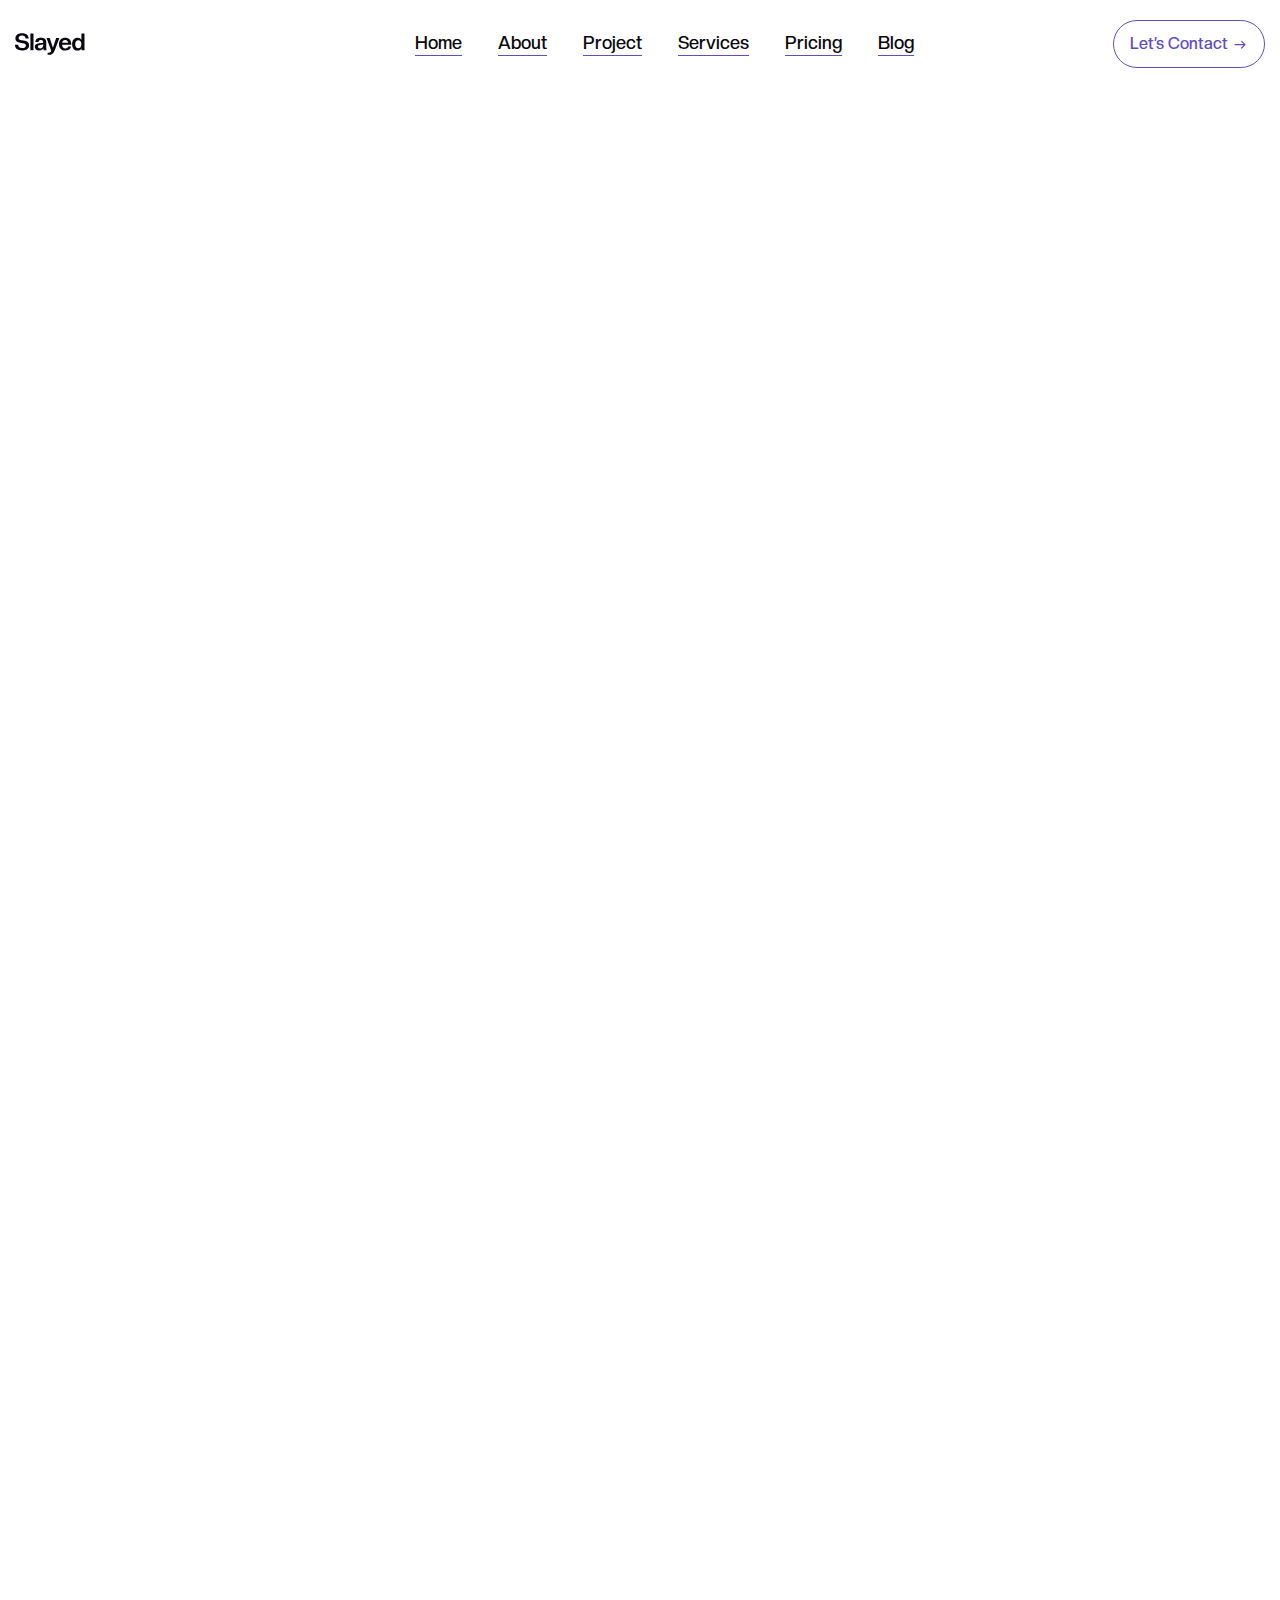
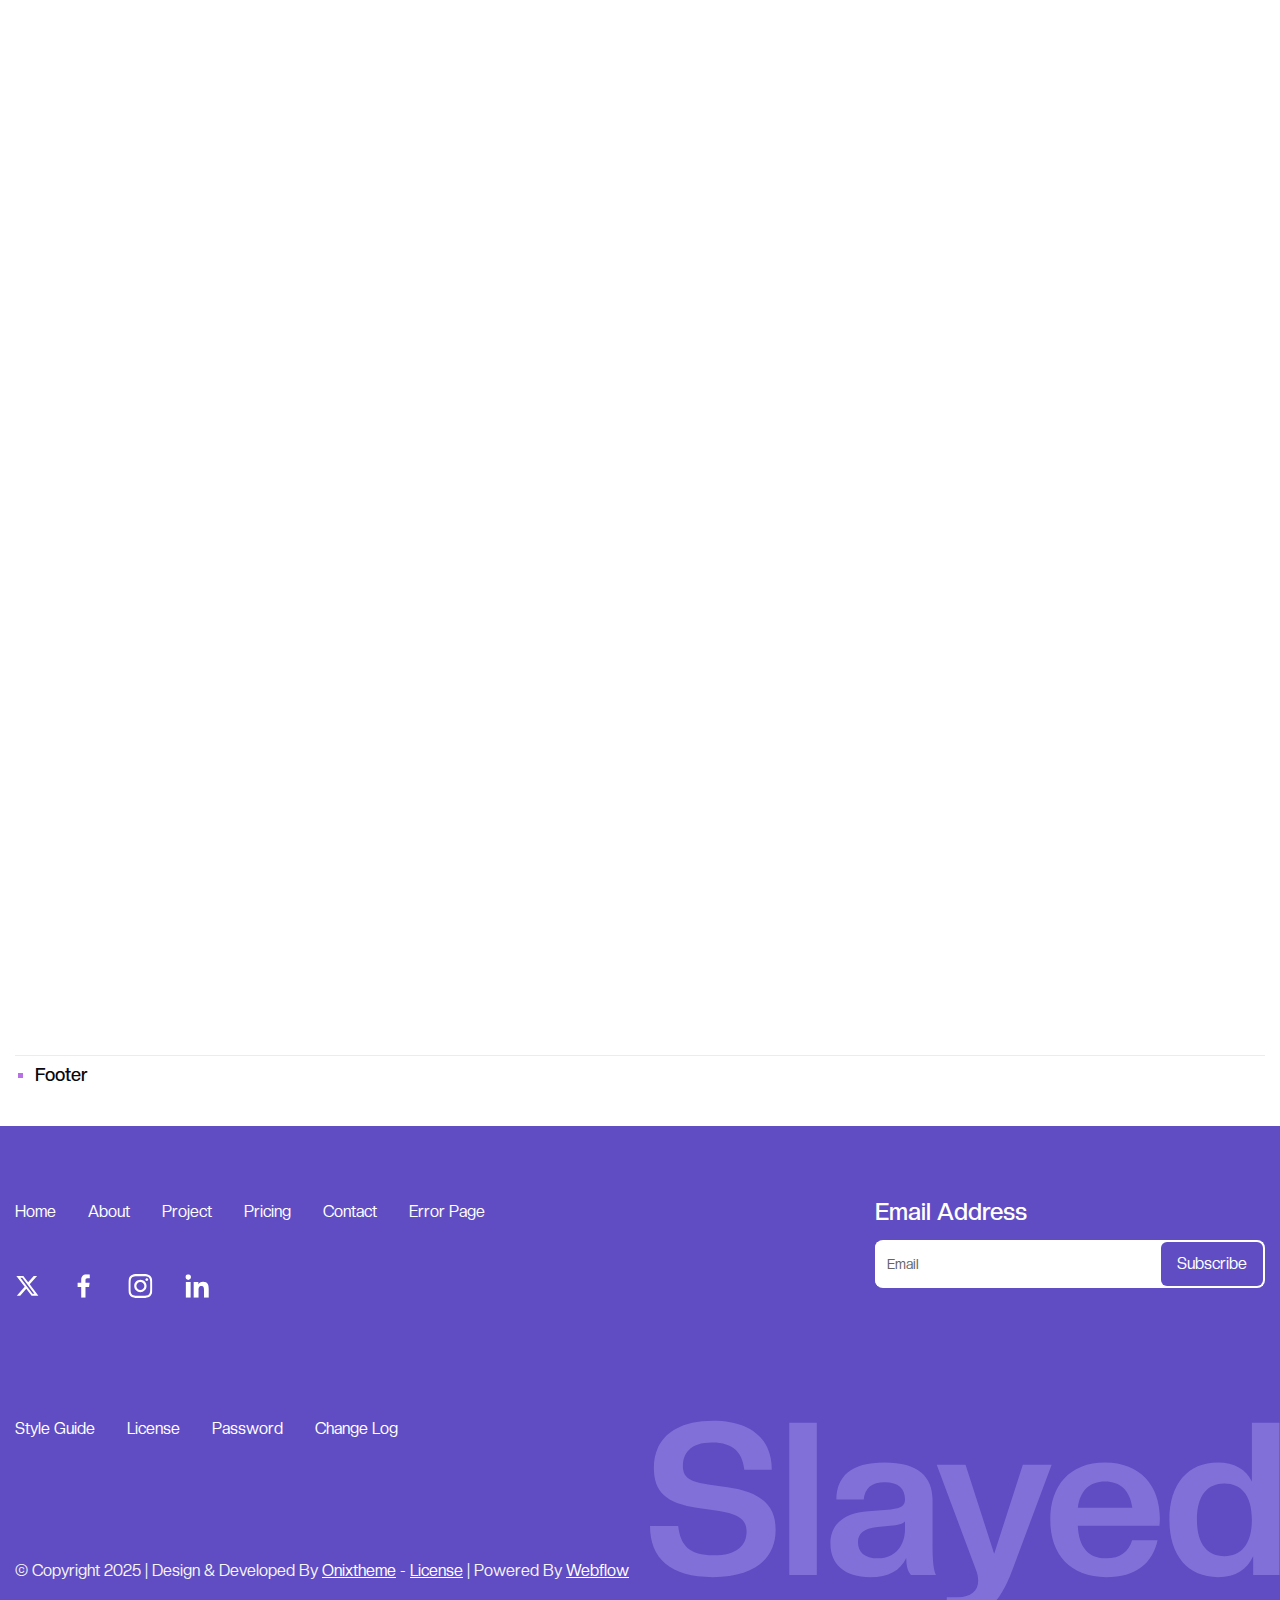
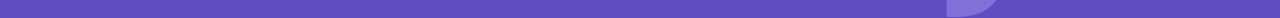
<file: detail_blog.html>
<!DOCTYPE html><!--  This site was created in Webflow. https://webflow.com  --><!--  Last Published: Fri Dec 26 2025 17:07:15 GMT+0000 (Coordinated Universal Time)  -->
<html data-wf-page="694aef77c600781df4d6ed49" data-wf-site="694aef74c600781df4d6ecb6" lang="en">
<head>
  <meta charset="utf-8">
  <title></title>
  <meta content="" name="description">
  <meta content="" property="og:title">
  <meta content="" property="og:description">
  <meta content="" property="og:image">
  <meta content="" property="twitter:title">
  <meta content="" property="twitter:description">
  <meta content="" property="twitter:image">
  <meta property="og:type" content="website">
  <meta content="summary_large_image" name="twitter:card">
  <meta content="width=device-width, initial-scale=1" name="viewport">
  <meta content="Webflow" name="generator">
  <link href="css/normalize.css" rel="stylesheet" type="text/css">
  <link href="css/webflow.css" rel="stylesheet" type="text/css">
  <link href="css/emres-ultra-awesome-site-38e8bd.webflow.css" rel="stylesheet" type="text/css">
  <script type="text/javascript">!function(o,c){var n=c.documentElement,t=" w-mod-";n.className+=t+"js",("ontouchstart"in o||o.DocumentTouch&&c instanceof DocumentTouch)&&(n.className+=t+"touch")}(window,document);</script>
  <link href="images/favicon.svg" rel="shortcut icon" type="image/x-icon">
  <link href="images/webclip.svg" rel="apple-touch-icon">
</head>
<body>
  <div class="page-wrapper">
    <div data-w-id="4ee1c7c7-ccc0-8ece-ce20-e04073e44387" class="navbar">
      <div data-w-id="4ee1c7c7-ccc0-8ece-ce20-e04073e44388" data-animation="default" data-collapse="medium" data-duration="400" data-easing="ease" data-easing2="ease" role="banner" class="navbar-no-shadow-container w-nav">
        <div class="container">
          <div class="navbar-wrapper">
            <div class="navber-wrap">
              <a href="index.html" class="navbar-brand w-nav-brand"><img src="images/Slayed.svg" loading="lazy" alt="" class="image"></a>
            </div>
            <nav role="navigation" class="nav-menu-wrapper w-nav-menu">
              <div class="navber-wrapper">
                <ul role="list" class="nav-menu w-list-unstyled">
                  <li>
                    <a data-w-id="4ee1c7c7-ccc0-8ece-ce20-e04073e44392" href="https://slayed-template.webflow.io/#Home" class="nav-link">Home</a>
                    <div class="line"></div>
                  </li>
                  <li>
                    <a data-w-id="4ee1c7c7-ccc0-8ece-ce20-e04073e44396" href="https://slayed-template.webflow.io/#About" class="nav-link">About</a>
                    <div class="line"></div>
                  </li>
                  <li>
                    <a data-w-id="4ee1c7c7-ccc0-8ece-ce20-e04073e4439a" href="https://slayed-template.webflow.io/#Project" class="nav-link">Project</a>
                    <div class="line"></div>
                  </li>
                  <li>
                    <a data-w-id="4ee1c7c7-ccc0-8ece-ce20-e04073e4439f" href="https://slayed-template.webflow.io/#Service" class="nav-link">Services</a>
                    <div class="line"></div>
                  </li>
                  <li>
                    <a data-w-id="4ee1c7c7-ccc0-8ece-ce20-e04073e443a7" href="https://slayed-template.webflow.io/#Pricing" class="nav-link">Pricing</a>
                    <div class="line"></div>
                  </li>
                  <li>
                    <a data-w-id="67e2b60c-adbb-1b0a-5d0e-9a3b41ddc1e8" href="blogs.html" class="nav-link">Blog</a>
                    <div class="line"></div>
                  </li>
                </ul>
              </div>
            </nav>
            <div class="navber-menu-wrap">
              <a href="https://slayed-template.webflow.io/#Contact" class="primary-btn-wrap navber w-inline-block">
                <div class="text-wrap">
                  <div class="button-text">Let’s Contact</div>
                  <div class="button-text">Let’s Contact</div>
                </div>
                <div class="icon-wrapper"><img loading="lazy" src="images/arrow-right.svg" alt="" class="arrow-01"><img loading="lazy" src="images/arrow-right.svg" alt="" class="arrow-01"></div>
              </a>
              <div class="menu-button w-nav-button">
                <div data-w-id="4ee1c7c7-ccc0-8ece-ce20-e04073e443b5" data-is-ix2-target="1" data-animation-type="lottie" data-src="documents/menu-bars-animation-1-1-1.json" data-loop="0" data-direction="1" data-autoplay="0" data-renderer="svg" data-default-duration="0" data-duration="0.9666666666666667" data-ix2-initial-state="0"></div>
              </div>
            </div>
          </div>
        </div>
      </div>
    </div>
    <section class="section">
      <div class="w-layout-blockcontainer container w-container">
        <div class="blog-single-content-wrapper">
          <div class="blog-single-content-wrap">
            <h3 data-w-id="8b3d4601-1360-b8f7-1e98-daf0bfcbdeb0" style="opacity:0" class="blog-title">Design and strategic.</h3>
            <p data-w-id="507aa96b-25d0-e383-e51f-60cdd4206a2a" style="opacity:0" class="blog-single-description">Dive into a treasure trove of expert insights, emerging trends, and actionable strategies designed to help.</p>
            <div data-w-id="2c8e37dd-884d-8e0b-cec0-cf0a93739de7" style="opacity:0" class="blog-single-details-wrapper">
              <div class="blog-single-details">(5 min read)</div>
              <div class="blog-single-dot-icon"></div>
              <div class="blog-single-details">March 5, 2025</div>
              <div class="blog-single-dot-icon"></div>
              <div class="blog-single-details">Nathan Prisma</div>
            </div><img class="blog-single-images" src="images/project-2_1project-2.webp" alt="Man and woman standing across from each other at a white desk with an iMac and potted plants, both looking down pensively." style="opacity:0" sizes="(max-width: 767px) 100vw, (max-width: 991px) 727.9921875px, 939.9921875px" data-w-id="ba5f3df0-9b24-4891-1d36-a4f2961bb1bf" loading="lazy" srcset="images/project-2_1project-2.webp 500w, images/project-2_1project-2.webp 800w, images/project-2_1project-2.webp 1080w, images/project-2_1project-2.webp 1600w, images/project-2_1project-2.webp 2000w, images/project-2_1project-2.webp 2046w">
            <div data-w-id="e736db34-c3cf-c5b5-495a-58fd2aa0b7eb" style="opacity:0" class="blog-single-rich-text w-richtext">
              <h4>Strategic Thinking: The Backbone of Success</h4>
              <p>A well-thought-out strategy aligns marketing and design with business goals, ensuring sustained growth. Leveraging insights to refine your approach. Creating a cohesive experience across all touch-points. Staying ahead in a rapidly evolving market. User centered UI/UX, ensuring seamless digital experiences that engage users. Visual Storytelling Using graphics, typography, and color psychology to evoke emotions.</p>
              <h4>Conclusion</h4>
              <p>In today’s fast-paced digital world, marketing, design, and strategy must work together to build stronger connections with your audience. Marketing attracts and engages, design enhances trust and recognition, and strategy ensures long-term success. By integrating these elements, businesses can go beyond simple transactions and create meaningful relationships with their customers. The brands that thrive are those that tell compelling stories, provide seamless experiences, and adapt strategically to evolving trends.</p>
            </div><img class="blog-single-second-image" src="images/project-4_1project-4.webp" alt="Two people sitting across from each other at a white table with laptops and papers, engaged in discussion in a modern office." style="opacity:0" sizes="(max-width: 767px) 100vw, (max-width: 991px) 727.9921875px, 939.9921875px" data-w-id="a2538211-e52e-f5e5-868b-582f134a67a7" loading="lazy" srcset="images/project-4_1project-4.webp 500w, images/project-4_1project-4.webp 800w, images/project-4_1project-4.webp 1080w, images/project-4_1project-4.webp 1600w, images/project-4_1project-4.webp 2000w, images/project-4_1project-4.webp 2046w">
            <div data-w-id="a40ef453-b3ff-8457-5824-5835a353fd76" style="opacity:0" class="blog-single-rich-text w-richtext">
              <h4>Strategic Thinking: The Backbone of Success</h4>
              <p>A well-thought-out strategy aligns marketing and design with business goals, ensuring sustained growth. Leveraging insights to refine your approach. Creating a cohesive experience across all touch-points. Staying ahead in a rapidly evolving market. User centered UI/UX, ensuring seamless digital experiences that engage users. Visual Storytelling Using graphics, typography, and color psychology to evoke emotions.</p>
              <h4>Conclusion</h4>
              <p>In today’s fast-paced digital world, marketing, design, and strategy must work together to build stronger connections with your audience. Marketing attracts and engages, design enhances trust and recognition, and strategy ensures long-term success. By integrating these elements, businesses can go beyond simple transactions and create meaningful relationships with their customers. The brands that thrive are those that tell compelling stories, provide seamless experiences, and adapt strategically to evolving trends.</p>
            </div>
          </div>
        </div>
      </div>
    </section>
    <div class="footer">
      <div class="w-layout-blockcontainer container w-container">
        <ul role="list" class="list">
          <li>
            <p class="section-title-style">Footer</p>
          </li>
        </ul>
      </div>
      <section class="footer-inner-wrap"><img src="images/Slayed-1.svg" loading="lazy" data-w-id="9554a9ea-07d8-1f6f-0ff4-97a77fd82fe6" alt="" class="footer-image">
        <div class="w-layout-blockcontainer container v1 w-container">
          <div data-w-id="9554a9ea-07d8-1f6f-0ff4-97a77fd82ff5" class="footer-form-wrap">
            <div class="footer-items-wrap">
              <ul data-w-id="a0a5394d-b706-6cf2-1f02-9e93c1ac2496" role="list" class="footer-list v2">
                <li class="footer-list-item">
                  <a href="https://slayed-template.webflow.io/#Home" class="footer-link">Home</a>
                </li>
                <li class="footer-list-item">
                  <a href="https://slayed-template.webflow.io/#About" class="footer-link">About</a>
                </li>
                <li class="footer-list-item">
                  <a href="https://slayed-template.webflow.io/#Project" class="footer-link">Project</a>
                </li>
                <li class="footer-list-item">
                  <a href="https://slayed-template.webflow.io/#Pricing" class="footer-link">Pricing</a>
                </li>
                <li class="footer-list-item">
                  <a href="https://slayed-template.webflow.io/#Contact" class="footer-link">Contact</a>
                </li>
                <li class="footer-list-item">
                  <a href="404.html" class="footer-link">Error Page</a>
                </li>
              </ul>
              <ul data-w-id="9554a9ea-07d8-1f6f-0ff4-97a77fd83003" role="list" class="footer-list left v1">
                <li class="footer-list-item">
                  <a href="https://x.com" class="social-link-block w-inline-block"><img src="images/Social-Icons.svg" loading="lazy" alt="" class="social-image"></a>
                </li>
                <li class="footer-list-item">
                  <a href="https://www.facebook.com" class="social-link-block w-inline-block"><img src="images/fi_20837.svg" loading="lazy" alt="" class="social-image"></a>
                </li>
                <li class="footer-list-item">
                  <a href="https://www.instagram.com." class="social-link-block w-inline-block"><img src="images/Social-Icons-1.svg" loading="lazy" alt="" class="social-image"></a>
                </li>
                <li class="footer-list-item">
                  <a href="https://www.linkedin.com." class="social-link-block w-inline-block"><img src="images/fi_2111532.svg" loading="lazy" alt="" class="social-image"></a>
                </li>
              </ul>
              <ul data-w-id="9554a9ea-07d8-1f6f-0ff4-97a77fd82fe8" role="list" class="footer-list v1">
                <li class="footer-list-item">
                  <a href="template-pages/style-guide.html" class="footer-link">Style Guide</a>
                </li>
                <li class="footer-list-item">
                  <a href="template-pages/license.html" class="footer-link">License</a>
                </li>
                <li class="footer-list-item">
                  <a href="401.html" class="footer-link">Password</a>
                </li>
                <li class="footer-list-item">
                  <a href="template-pages/changelog.html" class="footer-link">Change Log</a>
                </li>
              </ul>
            </div>
            <div class="form-block v1 w-form">
              <form id="email-form" name="email-form" data-name="Email Form" method="get" class="footer-block" data-wf-page-id="694aef77c600781df4d6ed49" data-wf-element-id="9554a9ea-07d8-1f6f-0ff4-97a77fd82ff7"><label for="email-3" class="footer-block-title">Email Address</label>
                <div class="footer-input-wrap"><input class="footer-input-box w-input" maxlength="256" name="email-2" data-name="Email 2" placeholder="Email" type="email" id="Subscribe-Email" required=""><input type="submit" data-wait="Please wait..." class="footer-form-btn w-button" value="Subscribe"></div>
              </form>
              <div class="success-message w-form-done">
                <div>Thank you! Your submission has been received!</div>
              </div>
              <div class="error-message w-form-fail">
                <div>Oops! Something went wrong while submitting the form.</div>
              </div>
            </div>
          </div>
          <div class="footer-bottom-wrap">
            <p data-w-id="9554a9ea-07d8-1f6f-0ff4-97a77fd83024" class="footer-copy-write-text">© Copyright 2025 | Design &amp; Developed By <a href="https://onixtheme.com/" target="_blank" class="footer-link v1">Onixtheme</a> - <a href="template-pages/license.html" class="footer-link v1">License</a> | Powered By <a href="https://webflow.com/" target="_blank" class="footer-link v1">Webflow</a>
            </p>
          </div>
        </div>
      </section>
    </div>
  </div>
  <script src="https://d3e54v103j8qbb.cloudfront.net/js/jquery-3.5.1.min.dc5e7f18c8.js?site=694aef74c600781df4d6ecb6" type="text/javascript" integrity="sha256-9/aliU8dGd2tb6OSsuzixeV4y/faTqgFtohetphbbj0=" crossorigin="anonymous"></script>
  <script src="js/webflow.js" type="text/javascript"></script>
</body>
</html>
</file>
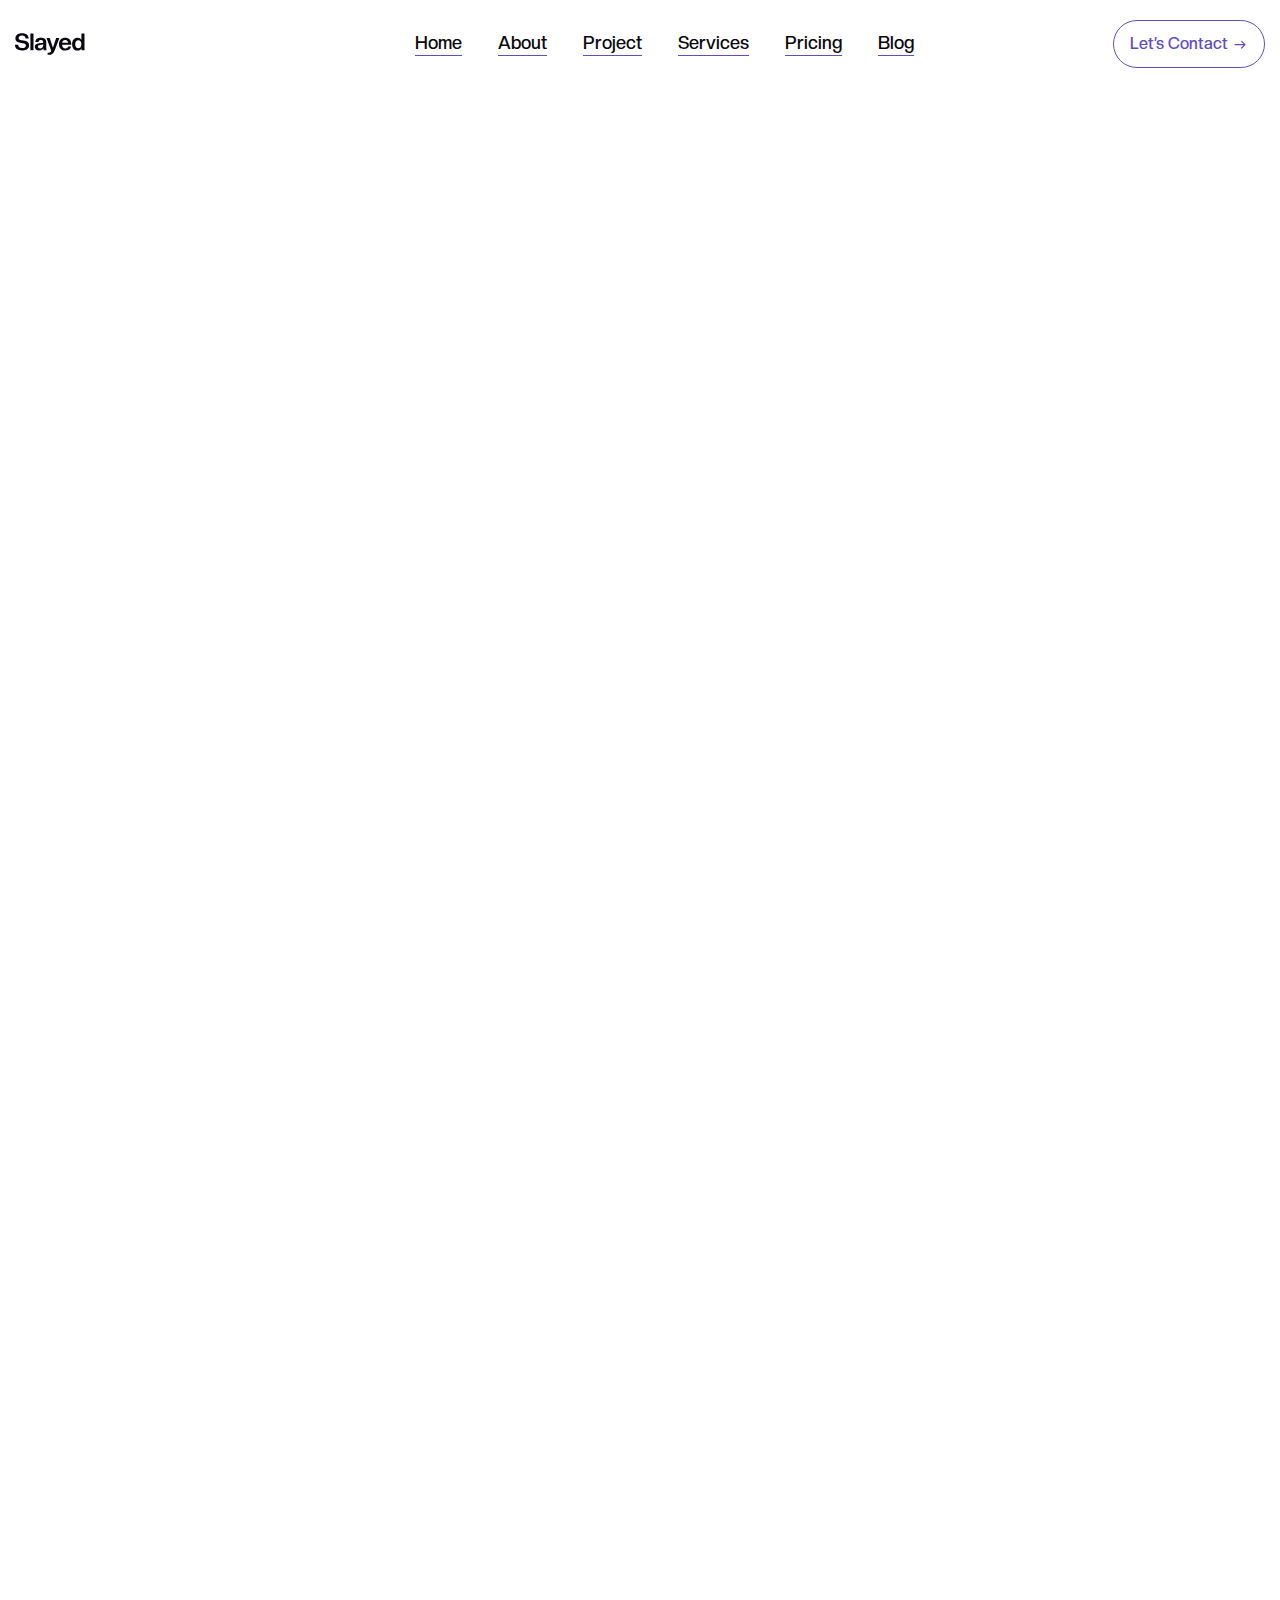
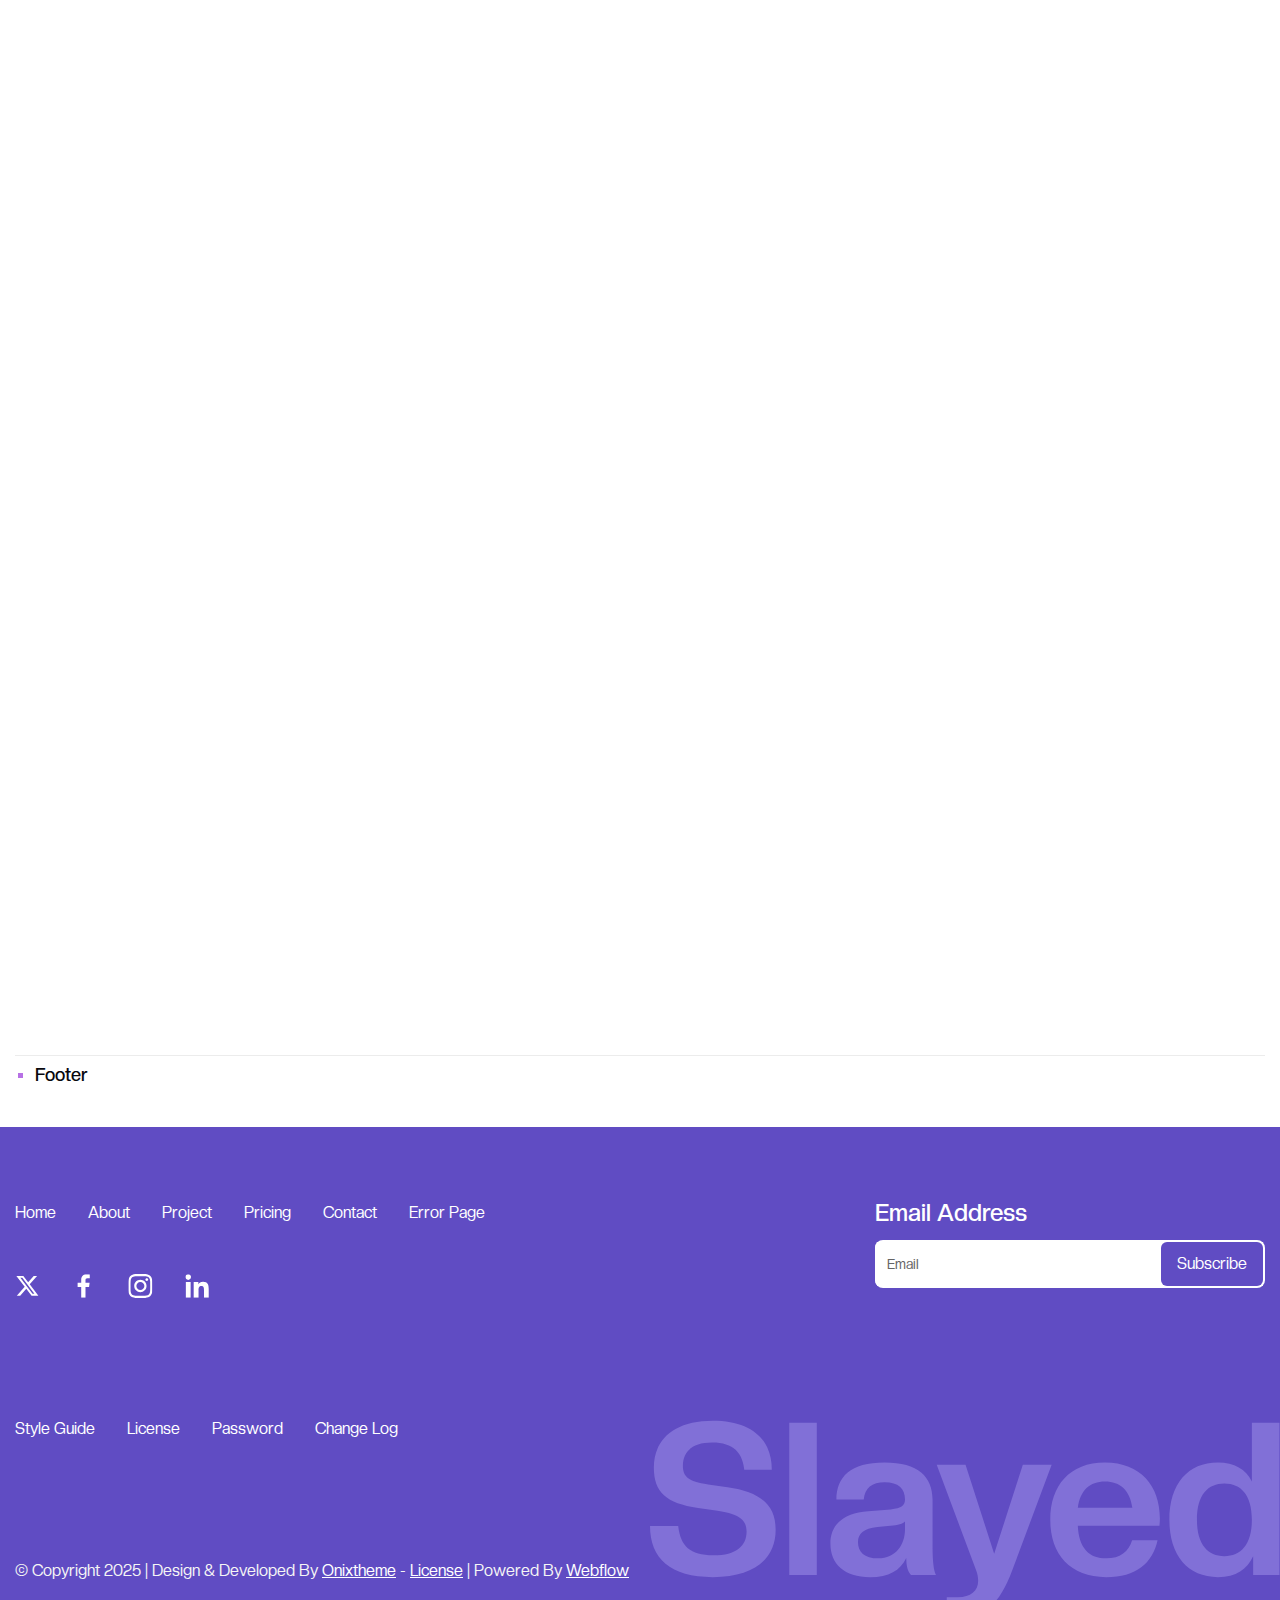
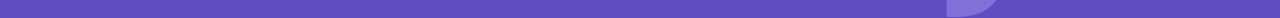
<file: blogs/blog-detail-islam-hukuku-uzerine.html>
<!DOCTYPE html><!--  This site was created in Webflow. https://webflow.com  --><!--  Last Published: Fri Dec 26 2025 17:07:15 GMT+0000 (Coordinated Universal Time)  -->
<html data-wf-page="694af8172ffeed4b4b2887e8" data-wf-site="694aef74c600781df4d6ecb6" lang="en">
<head>
  <meta charset="utf-8">
  <title>Blog Detail | İslam Hukuku Üzerine</title>
  <meta content="Blog Detail | İslam Hukuku Üzerine" property="og:title">
  <meta content="Blog Detail | İslam Hukuku Üzerine" property="twitter:title">
  <meta content="width=device-width, initial-scale=1" name="viewport">
  <meta content="Webflow" name="generator">
  <link href="../css/normalize.css" rel="stylesheet" type="text/css">
  <link href="../css/webflow.css" rel="stylesheet" type="text/css">
  <link href="../css/emres-ultra-awesome-site-38e8bd.webflow.css" rel="stylesheet" type="text/css">
  <script type="text/javascript">!function(o,c){var n=c.documentElement,t=" w-mod-";n.className+=t+"js",("ontouchstart"in o||o.DocumentTouch&&c instanceof DocumentTouch)&&(n.className+=t+"touch")}(window,document);</script>
  <link href="../images/favicon.svg" rel="shortcut icon" type="image/x-icon">
  <link href="../images/webclip.svg" rel="apple-touch-icon">
</head>
<body>
  <div class="page-wrapper">
    <div data-w-id="4ee1c7c7-ccc0-8ece-ce20-e04073e44387" class="navbar">
      <div data-w-id="4ee1c7c7-ccc0-8ece-ce20-e04073e44388" data-animation="default" data-collapse="medium" data-duration="400" data-easing="ease" data-easing2="ease" role="banner" class="navbar-no-shadow-container w-nav">
        <div class="container">
          <div class="navbar-wrapper">
            <div class="navber-wrap">
              <a href="../index.html" class="navbar-brand w-nav-brand"><img src="../images/Slayed.svg" loading="lazy" alt="" class="image"></a>
            </div>
            <nav role="navigation" class="nav-menu-wrapper w-nav-menu">
              <div class="navber-wrapper">
                <ul role="list" class="nav-menu w-list-unstyled">
                  <li>
                    <a data-w-id="4ee1c7c7-ccc0-8ece-ce20-e04073e44392" href="https://slayed-template.webflow.io/#Home" class="nav-link">Home</a>
                    <div class="line"></div>
                  </li>
                  <li>
                    <a data-w-id="4ee1c7c7-ccc0-8ece-ce20-e04073e44396" href="https://slayed-template.webflow.io/#About" class="nav-link">About</a>
                    <div class="line"></div>
                  </li>
                  <li>
                    <a data-w-id="4ee1c7c7-ccc0-8ece-ce20-e04073e4439a" href="https://slayed-template.webflow.io/#Project" class="nav-link">Project</a>
                    <div class="line"></div>
                  </li>
                  <li>
                    <a data-w-id="4ee1c7c7-ccc0-8ece-ce20-e04073e4439f" href="https://slayed-template.webflow.io/#Service" class="nav-link">Services</a>
                    <div class="line"></div>
                  </li>
                  <li>
                    <a data-w-id="4ee1c7c7-ccc0-8ece-ce20-e04073e443a7" href="https://slayed-template.webflow.io/#Pricing" class="nav-link">Pricing</a>
                    <div class="line"></div>
                  </li>
                  <li>
                    <a data-w-id="67e2b60c-adbb-1b0a-5d0e-9a3b41ddc1e8" href="../blogs.html" class="nav-link">Blog</a>
                    <div class="line"></div>
                  </li>
                </ul>
              </div>
            </nav>
            <div class="navber-menu-wrap">
              <a href="https://slayed-template.webflow.io/#Contact" class="primary-btn-wrap navber w-inline-block">
                <div class="text-wrap">
                  <div class="button-text">Let’s Contact</div>
                  <div class="button-text">Let’s Contact</div>
                </div>
                <div class="icon-wrapper"><img loading="lazy" src="../images/arrow-right.svg" alt="" class="arrow-01"><img loading="lazy" src="../images/arrow-right.svg" alt="" class="arrow-01"></div>
              </a>
              <div class="menu-button w-nav-button">
                <div data-w-id="4ee1c7c7-ccc0-8ece-ce20-e04073e443b5" data-is-ix2-target="1" data-animation-type="lottie" data-src="../documents/menu-bars-animation-1-1-1.json" data-loop="0" data-direction="1" data-autoplay="0" data-renderer="svg" data-default-duration="0" data-duration="0.9666666666666667" data-ix2-initial-state="0"></div>
              </div>
            </div>
          </div>
        </div>
      </div>
    </div>
    <section class="section">
      <div class="w-layout-blockcontainer container w-container">
        <div class="blog-single-content-wrapper">
          <div class="blog-single-content-wrap">
            <h3 data-w-id="4f43644f-7179-8da5-ee89-c15b54942c15" style="opacity:0" class="blog-title">İslam Hukuku Üzerine</h3>
            <p data-w-id="4f43644f-7179-8da5-ee89-c15b54942c17" style="opacity:0" class="blog-single-description">İnto a treasure trove of expert insights, emerging trends, and actionable strategies designed to help.</p>
            <div data-w-id="4f43644f-7179-8da5-ee89-c15b54942c19" style="opacity:0" class="blog-single-details-wrapper">
              <div class="blog-single-details">(4 min read)</div>
              <div class="blog-single-dot-icon"></div>
              <div class="blog-single-details">March 23, 2025</div>
              <div class="blog-single-dot-icon"></div>
              <div class="blog-single-details">Osman Emre Sarısakal</div>
            </div><img class="blog-single-images" src="../images/project-4_1project-4.webp" alt="Two people sitting across from each other at a white table with laptops and papers, engaged in discussion in a modern office." style="opacity:0" sizes="(max-width: 767px) 100vw, (max-width: 991px) 727.9921875px, 939.9921875px" data-w-id="4f43644f-7179-8da5-ee89-c15b54942c22" loading="lazy" srcset="../images/project-4_1project-4.webp 500w, ../images/project-4_1project-4.webp 800w, ../images/project-4_1project-4.webp 1080w, ../images/project-4_1project-4.webp 1600w, ../images/project-4_1project-4.webp 2000w, ../images/project-4_1project-4.webp 2046w">
            <div data-w-id="4f43644f-7179-8da5-ee89-c15b54942c23" style="opacity:0" class="blog-single-rich-text w-richtext">
              <h4>Strategic Thinking: The Backbone of Success</h4>
              <p>A well-thought-out strategy aligns marketing and design with business goals, ensuring sustained growth. Leveraging insights to refine your approach. Creating a cohesive experience across all touch-points. Staying ahead in a rapidly evolving market. User centered UI/UX, ensuring seamless digital experiences that engage users. Visual Storytelling Using graphics, typography, and color psychology to evoke emotions.</p>
              <h4>Conclusion</h4>
              <p>In today’s fast-paced digital world, marketing, design, and strategy must work together to build stronger connections with your audience. Marketing attracts and engages, design enhances trust and recognition, and strategy ensures long-term success. By integrating these elements, businesses can go beyond simple transactions and create meaningful relationships with their customers. The brands that thrive are those that tell compelling stories, provide seamless experiences, and adapt strategically to evolving trends.</p>
            </div><img class="blog-single-second-image" src="../images/project-4_1project-4.webp" alt="Two people sitting across from each other at a white table with laptops and papers, engaged in discussion in a modern office." style="opacity:0" sizes="(max-width: 767px) 100vw, (max-width: 991px) 727.9921875px, 939.9921875px" data-w-id="4f43644f-7179-8da5-ee89-c15b54942c2c" loading="lazy" srcset="../images/project-4_1project-4.webp 500w, ../images/project-4_1project-4.webp 800w, ../images/project-4_1project-4.webp 1080w, ../images/project-4_1project-4.webp 1600w, ../images/project-4_1project-4.webp 2000w, ../images/project-4_1project-4.webp 2046w">
            <div data-w-id="4f43644f-7179-8da5-ee89-c15b54942c2d" style="opacity:0" class="blog-single-rich-text w-richtext">
              <h4>Strategic Thinking: The Backbone of Success</h4>
              <p>A well-thought-out strategy aligns marketing and design with business goals, ensuring sustained growth. Leveraging insights to refine your approach. Creating a cohesive experience across all touch-points. Staying ahead in a rapidly evolving market. User centered UI/UX, ensuring seamless digital experiences that engage users. Visual Storytelling Using graphics, typography, and color psychology to evoke emotions.</p>
              <h4>Conclusion</h4>
              <p>In today’s fast-paced digital world, marketing, design, and strategy must work together to build stronger connections with your audience. Marketing attracts and engages, design enhances trust and recognition, and strategy ensures long-term success. By integrating these elements, businesses can go beyond simple transactions and create meaningful relationships with their customers. The brands that thrive are those that tell compelling stories, provide seamless experiences, and adapt strategically to evolving trends.</p>
            </div>
          </div>
        </div>
      </div>
    </section>
    <div class="footer">
      <div class="w-layout-blockcontainer container w-container">
        <ul role="list" class="list">
          <li>
            <p class="section-title-style">Footer</p>
          </li>
        </ul>
      </div>
      <section class="footer-inner-wrap"><img src="../images/Slayed-1.svg" loading="lazy" data-w-id="9554a9ea-07d8-1f6f-0ff4-97a77fd82fe6" alt="" class="footer-image">
        <div class="w-layout-blockcontainer container v1 w-container">
          <div data-w-id="9554a9ea-07d8-1f6f-0ff4-97a77fd82ff5" class="footer-form-wrap">
            <div class="footer-items-wrap">
              <ul data-w-id="a0a5394d-b706-6cf2-1f02-9e93c1ac2496" role="list" class="footer-list v2">
                <li class="footer-list-item">
                  <a href="https://slayed-template.webflow.io/#Home" class="footer-link">Home</a>
                </li>
                <li class="footer-list-item">
                  <a href="https://slayed-template.webflow.io/#About" class="footer-link">About</a>
                </li>
                <li class="footer-list-item">
                  <a href="https://slayed-template.webflow.io/#Project" class="footer-link">Project</a>
                </li>
                <li class="footer-list-item">
                  <a href="https://slayed-template.webflow.io/#Pricing" class="footer-link">Pricing</a>
                </li>
                <li class="footer-list-item">
                  <a href="https://slayed-template.webflow.io/#Contact" class="footer-link">Contact</a>
                </li>
                <li class="footer-list-item">
                  <a href="../404.html" class="footer-link">Error Page</a>
                </li>
              </ul>
              <ul data-w-id="9554a9ea-07d8-1f6f-0ff4-97a77fd83003" role="list" class="footer-list left v1">
                <li class="footer-list-item">
                  <a href="https://x.com" class="social-link-block w-inline-block"><img src="../images/Social-Icons.svg" loading="lazy" alt="" class="social-image"></a>
                </li>
                <li class="footer-list-item">
                  <a href="https://www.facebook.com" class="social-link-block w-inline-block"><img src="../images/fi_20837.svg" loading="lazy" alt="" class="social-image"></a>
                </li>
                <li class="footer-list-item">
                  <a href="https://www.instagram.com." class="social-link-block w-inline-block"><img src="../images/Social-Icons-1.svg" loading="lazy" alt="" class="social-image"></a>
                </li>
                <li class="footer-list-item">
                  <a href="https://www.linkedin.com." class="social-link-block w-inline-block"><img src="../images/fi_2111532.svg" loading="lazy" alt="" class="social-image"></a>
                </li>
              </ul>
              <ul data-w-id="9554a9ea-07d8-1f6f-0ff4-97a77fd82fe8" role="list" class="footer-list v1">
                <li class="footer-list-item">
                  <a href="../template-pages/style-guide.html" class="footer-link">Style Guide</a>
                </li>
                <li class="footer-list-item">
                  <a href="../template-pages/license.html" class="footer-link">License</a>
                </li>
                <li class="footer-list-item">
                  <a href="../401.html" class="footer-link">Password</a>
                </li>
                <li class="footer-list-item">
                  <a href="../template-pages/changelog.html" class="footer-link">Change Log</a>
                </li>
              </ul>
            </div>
            <div class="form-block v1 w-form">
              <form id="email-form" name="email-form" data-name="Email Form" method="get" class="footer-block" data-wf-page-id="694af8172ffeed4b4b2887e8" data-wf-element-id="9554a9ea-07d8-1f6f-0ff4-97a77fd82ff7"><label for="email-3" class="footer-block-title">Email Address</label>
                <div class="footer-input-wrap"><input class="footer-input-box w-input" maxlength="256" name="email-2" data-name="Email 2" placeholder="Email" type="email" id="Subscribe-Email" required=""><input type="submit" data-wait="Please wait..." class="footer-form-btn w-button" value="Subscribe"></div>
              </form>
              <div class="success-message w-form-done">
                <div>Thank you! Your submission has been received!</div>
              </div>
              <div class="error-message w-form-fail">
                <div>Oops! Something went wrong while submitting the form.</div>
              </div>
            </div>
          </div>
          <div class="footer-bottom-wrap">
            <p data-w-id="9554a9ea-07d8-1f6f-0ff4-97a77fd83024" class="footer-copy-write-text">© Copyright 2025 | Design &amp; Developed By <a href="https://onixtheme.com/" target="_blank" class="footer-link v1">Onixtheme</a> - <a href="../template-pages/license.html" class="footer-link v1">License</a> | Powered By <a href="https://webflow.com/" target="_blank" class="footer-link v1">Webflow</a>
            </p>
          </div>
        </div>
      </section>
    </div>
  </div>
  <script src="https://d3e54v103j8qbb.cloudfront.net/js/jquery-3.5.1.min.dc5e7f18c8.js?site=694aef74c600781df4d6ecb6" type="text/javascript" integrity="sha256-9/aliU8dGd2tb6OSsuzixeV4y/faTqgFtohetphbbj0=" crossorigin="anonymous"></script>
  <script src="../js/webflow.js" type="text/javascript"></script>
</body>
</html>
</file>
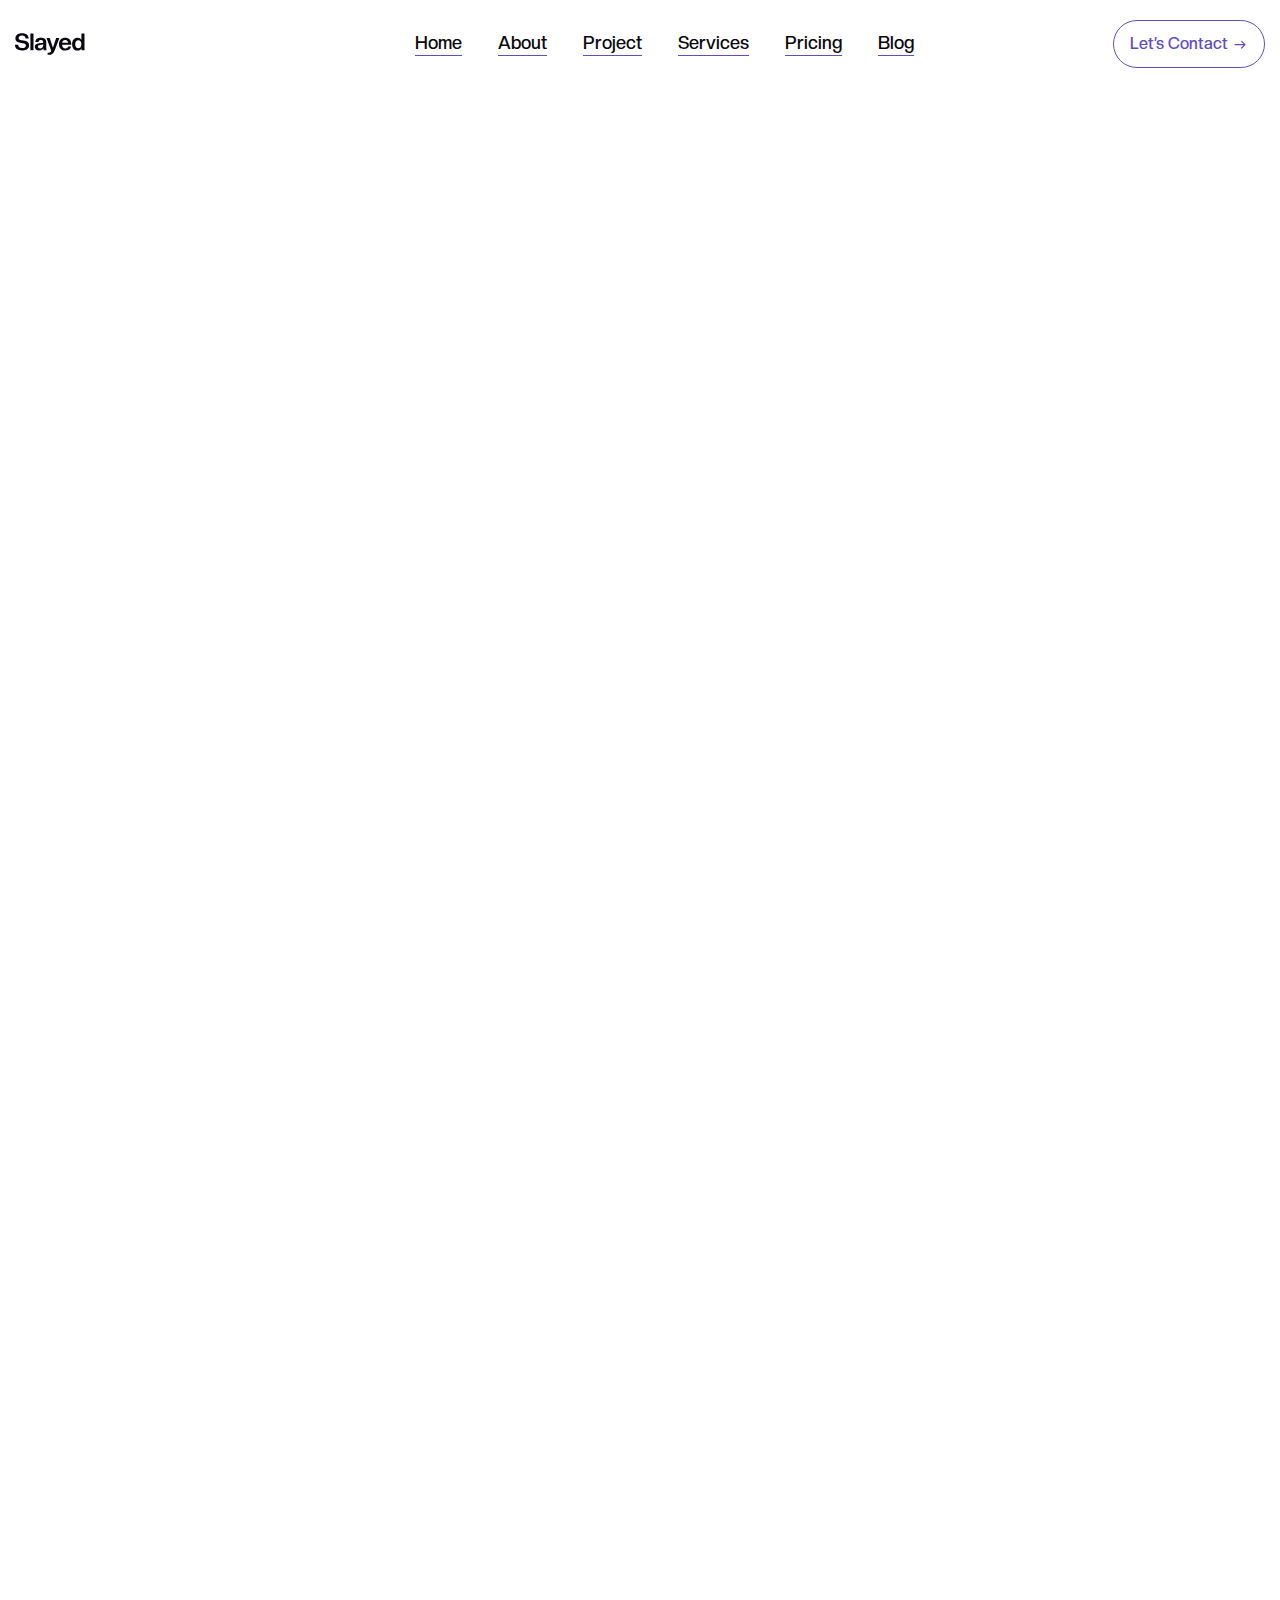
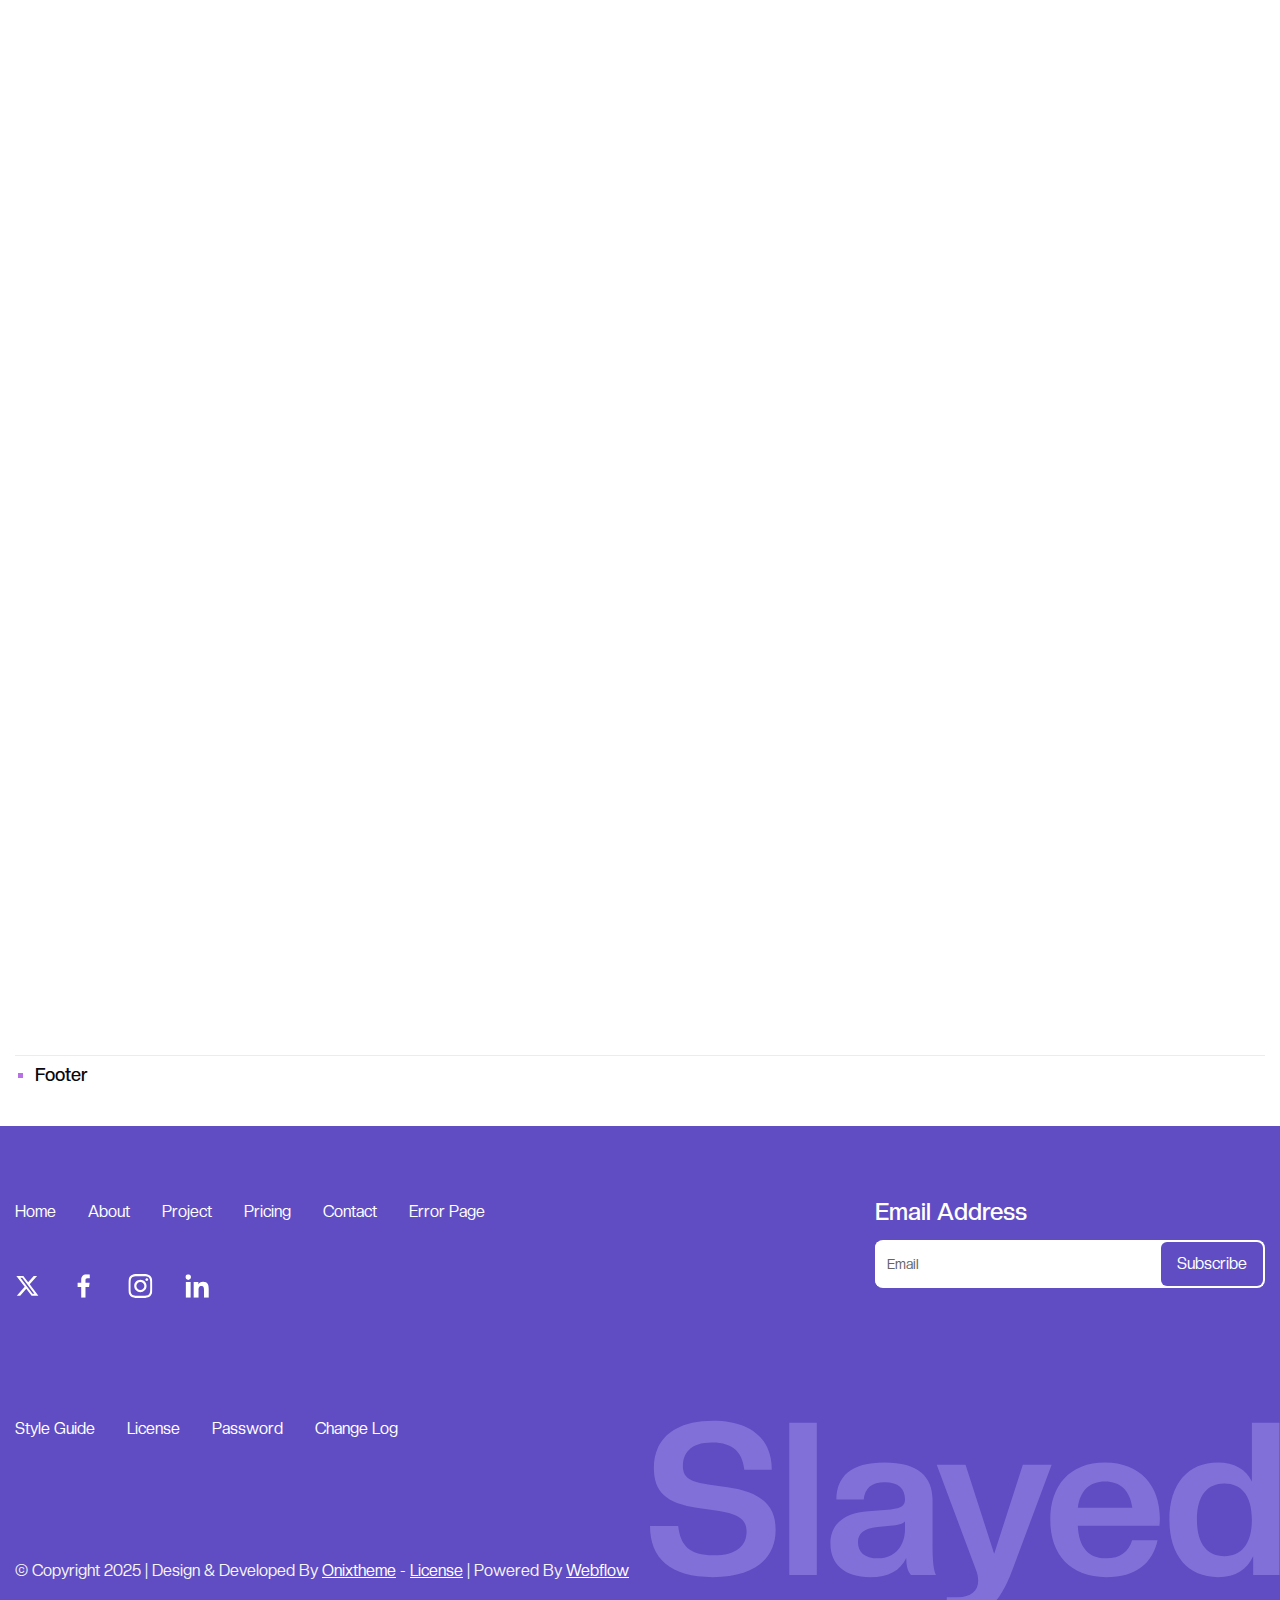
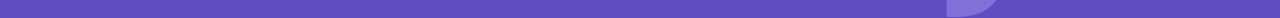
<file: blogs/blog-detail-kulturel-mirasimiz.html>
<!DOCTYPE html><!--  This site was created in Webflow. https://webflow.com  --><!--  Last Published: Fri Dec 26 2025 17:07:15 GMT+0000 (Coordinated Universal Time)  -->
<html data-wf-page="694af85de96747e22a0ba92e" data-wf-site="694aef74c600781df4d6ecb6" lang="en">
<head>
  <meta charset="utf-8">
  <title>Blog Detail | Kültürel Mirasımız</title>
  <meta content="Blog Detail | Kültürel Mirasımız" property="og:title">
  <meta content="Blog Detail | Kültürel Mirasımız" property="twitter:title">
  <meta content="width=device-width, initial-scale=1" name="viewport">
  <meta content="Webflow" name="generator">
  <link href="../css/normalize.css" rel="stylesheet" type="text/css">
  <link href="../css/webflow.css" rel="stylesheet" type="text/css">
  <link href="../css/emres-ultra-awesome-site-38e8bd.webflow.css" rel="stylesheet" type="text/css">
  <script type="text/javascript">!function(o,c){var n=c.documentElement,t=" w-mod-";n.className+=t+"js",("ontouchstart"in o||o.DocumentTouch&&c instanceof DocumentTouch)&&(n.className+=t+"touch")}(window,document);</script>
  <link href="../images/favicon.svg" rel="shortcut icon" type="image/x-icon">
  <link href="../images/webclip.svg" rel="apple-touch-icon">
</head>
<body>
  <div class="page-wrapper">
    <div data-w-id="4ee1c7c7-ccc0-8ece-ce20-e04073e44387" class="navbar">
      <div data-w-id="4ee1c7c7-ccc0-8ece-ce20-e04073e44388" data-animation="default" data-collapse="medium" data-duration="400" data-easing="ease" data-easing2="ease" role="banner" class="navbar-no-shadow-container w-nav">
        <div class="container">
          <div class="navbar-wrapper">
            <div class="navber-wrap">
              <a href="../index.html" class="navbar-brand w-nav-brand"><img src="../images/Slayed.svg" loading="lazy" alt="" class="image"></a>
            </div>
            <nav role="navigation" class="nav-menu-wrapper w-nav-menu">
              <div class="navber-wrapper">
                <ul role="list" class="nav-menu w-list-unstyled">
                  <li>
                    <a data-w-id="4ee1c7c7-ccc0-8ece-ce20-e04073e44392" href="https://slayed-template.webflow.io/#Home" class="nav-link">Home</a>
                    <div class="line"></div>
                  </li>
                  <li>
                    <a data-w-id="4ee1c7c7-ccc0-8ece-ce20-e04073e44396" href="https://slayed-template.webflow.io/#About" class="nav-link">About</a>
                    <div class="line"></div>
                  </li>
                  <li>
                    <a data-w-id="4ee1c7c7-ccc0-8ece-ce20-e04073e4439a" href="https://slayed-template.webflow.io/#Project" class="nav-link">Project</a>
                    <div class="line"></div>
                  </li>
                  <li>
                    <a data-w-id="4ee1c7c7-ccc0-8ece-ce20-e04073e4439f" href="https://slayed-template.webflow.io/#Service" class="nav-link">Services</a>
                    <div class="line"></div>
                  </li>
                  <li>
                    <a data-w-id="4ee1c7c7-ccc0-8ece-ce20-e04073e443a7" href="https://slayed-template.webflow.io/#Pricing" class="nav-link">Pricing</a>
                    <div class="line"></div>
                  </li>
                  <li>
                    <a data-w-id="67e2b60c-adbb-1b0a-5d0e-9a3b41ddc1e8" href="../blogs.html" class="nav-link">Blog</a>
                    <div class="line"></div>
                  </li>
                </ul>
              </div>
            </nav>
            <div class="navber-menu-wrap">
              <a href="https://slayed-template.webflow.io/#Contact" class="primary-btn-wrap navber w-inline-block">
                <div class="text-wrap">
                  <div class="button-text">Let’s Contact</div>
                  <div class="button-text">Let’s Contact</div>
                </div>
                <div class="icon-wrapper"><img loading="lazy" src="../images/arrow-right.svg" alt="" class="arrow-01"><img loading="lazy" src="../images/arrow-right.svg" alt="" class="arrow-01"></div>
              </a>
              <div class="menu-button w-nav-button">
                <div data-w-id="4ee1c7c7-ccc0-8ece-ce20-e04073e443b5" data-is-ix2-target="1" data-animation-type="lottie" data-src="../documents/menu-bars-animation-1-1-1.json" data-loop="0" data-direction="1" data-autoplay="0" data-renderer="svg" data-default-duration="0" data-duration="0.9666666666666667" data-ix2-initial-state="0"></div>
              </div>
            </div>
          </div>
        </div>
      </div>
    </div>
    <section class="section">
      <div class="w-layout-blockcontainer container w-container">
        <div class="blog-single-content-wrapper">
          <div class="blog-single-content-wrap">
            <h3 data-w-id="4f43644f-7179-8da5-ee89-c15b54942c15" style="opacity:0" class="blog-title">Kültürel Mirasımız</h3>
            <p data-w-id="4f43644f-7179-8da5-ee89-c15b54942c17" style="opacity:0" class="blog-single-description">A treasure trove of expert insights, emerging trends, and actionable strategies designed to help.</p>
            <div data-w-id="4f43644f-7179-8da5-ee89-c15b54942c19" style="opacity:0" class="blog-single-details-wrapper">
              <div class="blog-single-details">(2 min read)</div>
              <div class="blog-single-dot-icon"></div>
              <div class="blog-single-details">April 18, 2025</div>
              <div class="blog-single-dot-icon"></div>
              <div class="blog-single-details">Hasan Tayyip Aksoy</div>
            </div><img class="blog-single-images" src="../images/project-2_1project-2.webp" alt="Man and woman standing across from each other at a white desk with an iMac and potted plants, both looking down pensively." style="opacity:0" sizes="(max-width: 767px) 100vw, (max-width: 991px) 727.9921875px, 939.9921875px" data-w-id="4f43644f-7179-8da5-ee89-c15b54942c22" loading="lazy" srcset="../images/project-2_1project-2.webp 500w, ../images/project-2_1project-2.webp 800w, ../images/project-2_1project-2.webp 1080w, ../images/project-2_1project-2.webp 1600w, ../images/project-2_1project-2.webp 2000w, ../images/project-2_1project-2.webp 2046w">
            <div data-w-id="4f43644f-7179-8da5-ee89-c15b54942c23" style="opacity:0" class="blog-single-rich-text w-richtext">
              <h4>Strategic Thinking: The Backbone of Success</h4>
              <p>A well-thought-out strategy aligns marketing and design with business goals, ensuring sustained growth. Leveraging insights to refine your approach. Creating a cohesive experience across all touch-points. Staying ahead in a rapidly evolving market. User centered UI/UX, ensuring seamless digital experiences that engage users. Visual Storytelling Using graphics, typography, and color psychology to evoke emotions.</p>
              <h4>Conclusion</h4>
              <p>In today’s fast-paced digital world, marketing, design, and strategy must work together to build stronger connections with your audience. Marketing attracts and engages, design enhances trust and recognition, and strategy ensures long-term success. By integrating these elements, businesses can go beyond simple transactions and create meaningful relationships with their customers. The brands that thrive are those that tell compelling stories, provide seamless experiences, and adapt strategically to evolving trends.</p>
            </div><img class="blog-single-second-image" src="../images/project-4_1project-4.webp" alt="Two people sitting across from each other at a white table with laptops and papers, engaged in discussion in a modern office." style="opacity:0" sizes="(max-width: 767px) 100vw, (max-width: 991px) 727.9921875px, 939.9921875px" data-w-id="4f43644f-7179-8da5-ee89-c15b54942c2c" loading="lazy" srcset="../images/project-4_1project-4.webp 500w, ../images/project-4_1project-4.webp 800w, ../images/project-4_1project-4.webp 1080w, ../images/project-4_1project-4.webp 1600w, ../images/project-4_1project-4.webp 2000w, ../images/project-4_1project-4.webp 2046w">
            <div data-w-id="4f43644f-7179-8da5-ee89-c15b54942c2d" style="opacity:0" class="blog-single-rich-text w-richtext">
              <h4>Strategic Thinking: The Backbone of Success</h4>
              <p>A well-thought-out strategy aligns marketing and design with business goals, ensuring sustained growth. Leveraging insights to refine your approach. Creating a cohesive experience across all touch-points. Staying ahead in a rapidly evolving market. User centered UI/UX, ensuring seamless digital experiences that engage users. Visual Storytelling Using graphics, typography, and color psychology to evoke emotions.</p>
              <h4>Conclusion</h4>
              <p>In today’s fast-paced digital world, marketing, design, and strategy must work together to build stronger connections with your audience. Marketing attracts and engages, design enhances trust and recognition, and strategy ensures long-term success. By integrating these elements, businesses can go beyond simple transactions and create meaningful relationships with their customers. The brands that thrive are those that tell compelling stories, provide seamless experiences, and adapt strategically to evolving trends.</p>
            </div>
          </div>
        </div>
      </div>
    </section>
    <div class="footer">
      <div class="w-layout-blockcontainer container w-container">
        <ul role="list" class="list">
          <li>
            <p class="section-title-style">Footer</p>
          </li>
        </ul>
      </div>
      <section class="footer-inner-wrap"><img src="../images/Slayed-1.svg" loading="lazy" data-w-id="9554a9ea-07d8-1f6f-0ff4-97a77fd82fe6" alt="" class="footer-image">
        <div class="w-layout-blockcontainer container v1 w-container">
          <div data-w-id="9554a9ea-07d8-1f6f-0ff4-97a77fd82ff5" class="footer-form-wrap">
            <div class="footer-items-wrap">
              <ul data-w-id="a0a5394d-b706-6cf2-1f02-9e93c1ac2496" role="list" class="footer-list v2">
                <li class="footer-list-item">
                  <a href="https://slayed-template.webflow.io/#Home" class="footer-link">Home</a>
                </li>
                <li class="footer-list-item">
                  <a href="https://slayed-template.webflow.io/#About" class="footer-link">About</a>
                </li>
                <li class="footer-list-item">
                  <a href="https://slayed-template.webflow.io/#Project" class="footer-link">Project</a>
                </li>
                <li class="footer-list-item">
                  <a href="https://slayed-template.webflow.io/#Pricing" class="footer-link">Pricing</a>
                </li>
                <li class="footer-list-item">
                  <a href="https://slayed-template.webflow.io/#Contact" class="footer-link">Contact</a>
                </li>
                <li class="footer-list-item">
                  <a href="../404.html" class="footer-link">Error Page</a>
                </li>
              </ul>
              <ul data-w-id="9554a9ea-07d8-1f6f-0ff4-97a77fd83003" role="list" class="footer-list left v1">
                <li class="footer-list-item">
                  <a href="https://x.com" class="social-link-block w-inline-block"><img src="../images/Social-Icons.svg" loading="lazy" alt="" class="social-image"></a>
                </li>
                <li class="footer-list-item">
                  <a href="https://www.facebook.com" class="social-link-block w-inline-block"><img src="../images/fi_20837.svg" loading="lazy" alt="" class="social-image"></a>
                </li>
                <li class="footer-list-item">
                  <a href="https://www.instagram.com." class="social-link-block w-inline-block"><img src="../images/Social-Icons-1.svg" loading="lazy" alt="" class="social-image"></a>
                </li>
                <li class="footer-list-item">
                  <a href="https://www.linkedin.com." class="social-link-block w-inline-block"><img src="../images/fi_2111532.svg" loading="lazy" alt="" class="social-image"></a>
                </li>
              </ul>
              <ul data-w-id="9554a9ea-07d8-1f6f-0ff4-97a77fd82fe8" role="list" class="footer-list v1">
                <li class="footer-list-item">
                  <a href="../template-pages/style-guide.html" class="footer-link">Style Guide</a>
                </li>
                <li class="footer-list-item">
                  <a href="../template-pages/license.html" class="footer-link">License</a>
                </li>
                <li class="footer-list-item">
                  <a href="../401.html" class="footer-link">Password</a>
                </li>
                <li class="footer-list-item">
                  <a href="../template-pages/changelog.html" class="footer-link">Change Log</a>
                </li>
              </ul>
            </div>
            <div class="form-block v1 w-form">
              <form id="email-form" name="email-form" data-name="Email Form" method="get" class="footer-block" data-wf-page-id="694af85de96747e22a0ba92e" data-wf-element-id="9554a9ea-07d8-1f6f-0ff4-97a77fd82ff7"><label for="email-3" class="footer-block-title">Email Address</label>
                <div class="footer-input-wrap"><input class="footer-input-box w-input" maxlength="256" name="email-2" data-name="Email 2" placeholder="Email" type="email" id="Subscribe-Email" required=""><input type="submit" data-wait="Please wait..." class="footer-form-btn w-button" value="Subscribe"></div>
              </form>
              <div class="success-message w-form-done">
                <div>Thank you! Your submission has been received!</div>
              </div>
              <div class="error-message w-form-fail">
                <div>Oops! Something went wrong while submitting the form.</div>
              </div>
            </div>
          </div>
          <div class="footer-bottom-wrap">
            <p data-w-id="9554a9ea-07d8-1f6f-0ff4-97a77fd83024" class="footer-copy-write-text">© Copyright 2025 | Design &amp; Developed By <a href="https://onixtheme.com/" target="_blank" class="footer-link v1">Onixtheme</a> - <a href="../template-pages/license.html" class="footer-link v1">License</a> | Powered By <a href="https://webflow.com/" target="_blank" class="footer-link v1">Webflow</a>
            </p>
          </div>
        </div>
      </section>
    </div>
  </div>
  <script src="https://d3e54v103j8qbb.cloudfront.net/js/jquery-3.5.1.min.dc5e7f18c8.js?site=694aef74c600781df4d6ecb6" type="text/javascript" integrity="sha256-9/aliU8dGd2tb6OSsuzixeV4y/faTqgFtohetphbbj0=" crossorigin="anonymous"></script>
  <script src="../js/webflow.js" type="text/javascript"></script>
</body>
</html>
</file>
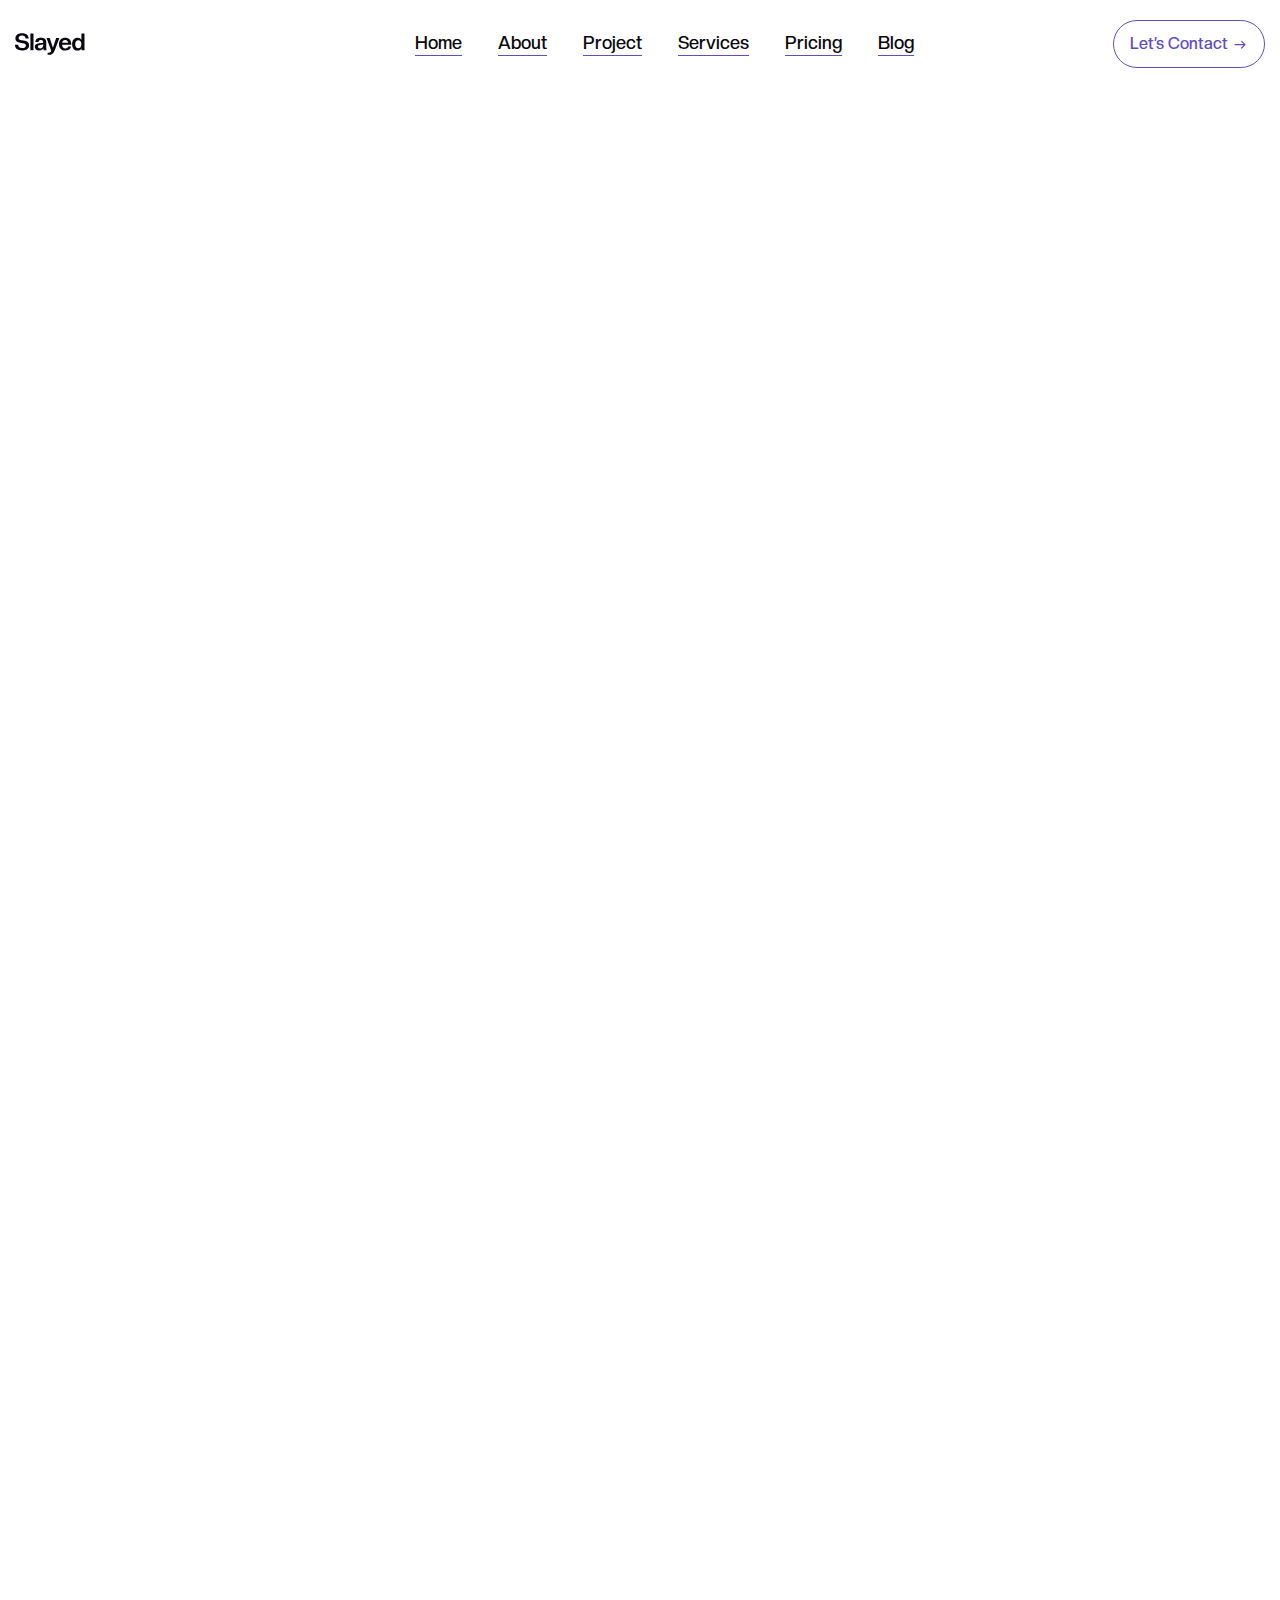
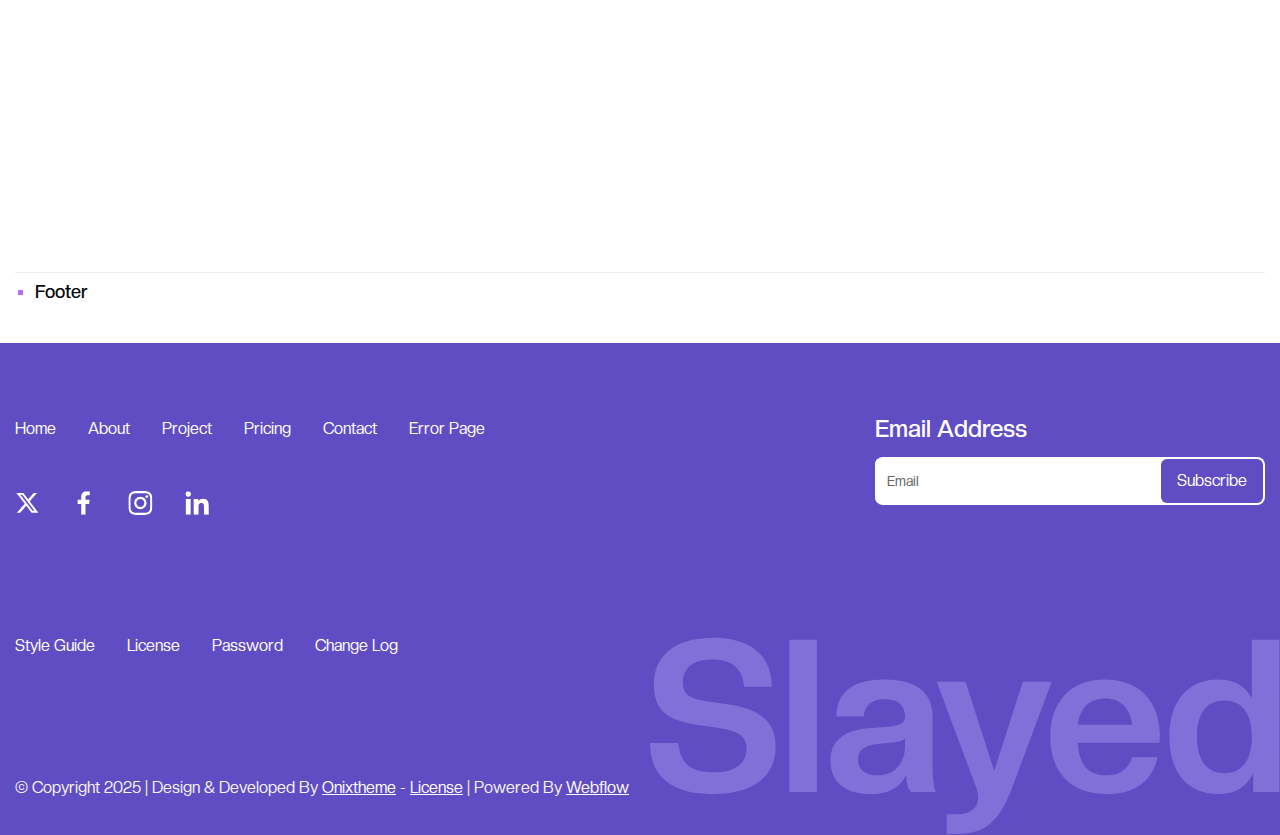
<file: blogs/blog-detail-varlik-ve-dahasi.html>
<!DOCTYPE html><!--  This site was created in Webflow. https://webflow.com  --><!--  Last Published: Fri Dec 26 2025 17:07:15 GMT+0000 (Coordinated Universal Time)  -->
<html data-wf-page="694af1d70bba1b0c41585878" data-wf-site="694aef74c600781df4d6ecb6" lang="en">
<head>
  <meta charset="utf-8">
  <title>Blog Detail | Design and strategic.</title>
  <meta content="Blog Detail | Design and strategic." property="og:title">
  <meta content="Blog Detail | Design and strategic." property="twitter:title">
  <meta content="width=device-width, initial-scale=1" name="viewport">
  <meta content="Webflow" name="generator">
  <link href="../css/normalize.css" rel="stylesheet" type="text/css">
  <link href="../css/webflow.css" rel="stylesheet" type="text/css">
  <link href="../css/emres-ultra-awesome-site-38e8bd.webflow.css" rel="stylesheet" type="text/css">
  <script type="text/javascript">!function(o,c){var n=c.documentElement,t=" w-mod-";n.className+=t+"js",("ontouchstart"in o||o.DocumentTouch&&c instanceof DocumentTouch)&&(n.className+=t+"touch")}(window,document);</script>
  <link href="../images/favicon.svg" rel="shortcut icon" type="image/x-icon">
  <link href="../images/webclip.svg" rel="apple-touch-icon">
</head>
<body>
  <div class="page-wrapper">
    <div data-w-id="4ee1c7c7-ccc0-8ece-ce20-e04073e44387" class="navbar">
      <div data-w-id="4ee1c7c7-ccc0-8ece-ce20-e04073e44388" data-animation="default" data-collapse="medium" data-duration="400" data-easing="ease" data-easing2="ease" role="banner" class="navbar-no-shadow-container w-nav">
        <div class="container">
          <div class="navbar-wrapper">
            <div class="navber-wrap">
              <a href="../index.html" class="navbar-brand w-nav-brand"><img src="../images/Slayed.svg" loading="lazy" alt="" class="image"></a>
            </div>
            <nav role="navigation" class="nav-menu-wrapper w-nav-menu">
              <div class="navber-wrapper">
                <ul role="list" class="nav-menu w-list-unstyled">
                  <li>
                    <a data-w-id="4ee1c7c7-ccc0-8ece-ce20-e04073e44392" href="https://slayed-template.webflow.io/#Home" class="nav-link">Home</a>
                    <div class="line"></div>
                  </li>
                  <li>
                    <a data-w-id="4ee1c7c7-ccc0-8ece-ce20-e04073e44396" href="https://slayed-template.webflow.io/#About" class="nav-link">About</a>
                    <div class="line"></div>
                  </li>
                  <li>
                    <a data-w-id="4ee1c7c7-ccc0-8ece-ce20-e04073e4439a" href="https://slayed-template.webflow.io/#Project" class="nav-link">Project</a>
                    <div class="line"></div>
                  </li>
                  <li>
                    <a data-w-id="4ee1c7c7-ccc0-8ece-ce20-e04073e4439f" href="https://slayed-template.webflow.io/#Service" class="nav-link">Services</a>
                    <div class="line"></div>
                  </li>
                  <li>
                    <a data-w-id="4ee1c7c7-ccc0-8ece-ce20-e04073e443a7" href="https://slayed-template.webflow.io/#Pricing" class="nav-link">Pricing</a>
                    <div class="line"></div>
                  </li>
                  <li>
                    <a data-w-id="67e2b60c-adbb-1b0a-5d0e-9a3b41ddc1e8" href="../blogs.html" class="nav-link">Blog</a>
                    <div class="line"></div>
                  </li>
                </ul>
              </div>
            </nav>
            <div class="navber-menu-wrap">
              <a href="https://slayed-template.webflow.io/#Contact" class="primary-btn-wrap navber w-inline-block">
                <div class="text-wrap">
                  <div class="button-text">Let’s Contact</div>
                  <div class="button-text">Let’s Contact</div>
                </div>
                <div class="icon-wrapper"><img loading="lazy" src="../images/arrow-right.svg" alt="" class="arrow-01"><img loading="lazy" src="../images/arrow-right.svg" alt="" class="arrow-01"></div>
              </a>
              <div class="menu-button w-nav-button">
                <div data-w-id="4ee1c7c7-ccc0-8ece-ce20-e04073e443b5" data-is-ix2-target="1" data-animation-type="lottie" data-src="../documents/menu-bars-animation-1-1-1.json" data-loop="0" data-direction="1" data-autoplay="0" data-renderer="svg" data-default-duration="0" data-duration="0.9666666666666667" data-ix2-initial-state="0"></div>
              </div>
            </div>
          </div>
        </div>
      </div>
    </div>
    <section class="section">
      <div class="w-layout-blockcontainer container w-container">
        <div class="blog-single-content-wrapper">
          <div class="blog-single-content-wrap">
            <h3 data-field="title" data-w-id="4f43644f-7179-8da5-ee89-c15b54942c15" style="opacity:0" class="blog-title">Varlık ve Dahası</h3>
            <p data-w-id="4f43644f-7179-8da5-ee89-c15b54942c17" style="opacity:0" class="blog-single-description">Dive into a treasure trove of expert insights, emerging trends, and actionable strategies designed to help.</p>
            <div data-w-id="4f43644f-7179-8da5-ee89-c15b54942c19" style="opacity:0" class="blog-single-details-wrapper">
              <div data-field="readTime" class="blog-single-details">(3 min read)</div>
              <div class="blog-single-dot-icon"></div>
              <div data-field="date" class="blog-single-details">March 5, 2025</div>
              <div class="blog-single-dot-icon"></div>
              <div data-field="author" class="blog-single-details">Furkan Köseoğlu</div>
            </div><img class="blog-single-images" src="../images/project-3_1project-3.webp" alt="Three young professionals in a minimalistic office, two women and one man, working around two iMac computers on a white desk." style="opacity:0" sizes="(max-width: 767px) 100vw, (max-width: 991px) 727.9921875px, 939.9921875px" data-w-id="4f43644f-7179-8da5-ee89-c15b54942c22" data-field="cover" loading="lazy" srcset="../images/project-3_1project-3.webp 500w, ../images/project-3_1project-3.webp 800w, ../images/project-3_1project-3.webp 1080w, ../images/project-3_1project-3.webp 1600w, ../images/project-3_1project-3.webp 2000w, ../images/project-3_1project-3.webp 2046w">
            <div data-field="content" data-w-id="4f43644f-7179-8da5-ee89-c15b54942c23" style="opacity:0" class="blog-single-rich-text w-richtext">
              <h4>Strategic Thinking: The Backbone of Success</h4>
              <p>A well-thought-out strategy aligns marketing and design with business goals, ensuring sustained growth. Leveraging insights to refine your approach. Creating a cohesive experience across all touch-points. Staying ahead in a rapidly evolving market. User centered UI/UX, ensuring seamless digital experiences that engage users. Visual Storytelling Using graphics, typography, and color psychology to evoke emotions.</p>
              <h4>Conclusion</h4>
              <p>In today’s fast-paced digital world, marketing, design, and strategy must work together to build stronger connections with your audience. Marketing attracts and engages, design enhances trust and recognition, and strategy ensures long-term success. By integrating these elements, businesses can go beyond simple transactions and create meaningful relationships with their customers. The brands that thrive are those that tell compelling stories, provide seamless experiences, and adapt strategically to evolving trends.</p>
              <h4>Success of Being Resist</h4>
              <p>A well-thought-out strategy aligns marketing and design with business goals, ensuring sustained growth. Leveraging insights to refine your approach. Creating a cohesive experience across all touch-points. Staying ahead in a rapidly evolving market. User centered UI/UX, ensuring seamless digital experiences that engage users. Visual Storytelling Using graphics, typography, and color psychology to evoke emotions.</p>
              <h4>In Summary</h4>
              <p>In today’s fast-paced digital world, marketing, design, and strategy must work together to build stronger connections with your audience. Marketing attracts and engages, design enhances trust and recognition, and strategy ensures long-term success. By integrating these elements, businesses can go beyond simple transactions and create meaningful relationships with their customers. The brands that thrive are those that tell compelling stories, provide seamless experiences, and adapt strategically to evolving trends.</p>
            </div>
          </div>
        </div>
      </div>
    </section>
    <div class="footer">
      <div class="w-layout-blockcontainer container w-container">
        <ul role="list" class="list">
          <li>
            <p class="section-title-style">Footer</p>
          </li>
        </ul>
      </div>
      <section class="footer-inner-wrap"><img src="../images/Slayed-1.svg" loading="lazy" data-w-id="9554a9ea-07d8-1f6f-0ff4-97a77fd82fe6" alt="" class="footer-image">
        <div class="w-layout-blockcontainer container v1 w-container">
          <div data-w-id="9554a9ea-07d8-1f6f-0ff4-97a77fd82ff5" class="footer-form-wrap">
            <div class="footer-items-wrap">
              <ul data-w-id="a0a5394d-b706-6cf2-1f02-9e93c1ac2496" role="list" class="footer-list v2">
                <li class="footer-list-item">
                  <a href="https://slayed-template.webflow.io/#Home" class="footer-link">Home</a>
                </li>
                <li class="footer-list-item">
                  <a href="https://slayed-template.webflow.io/#About" class="footer-link">About</a>
                </li>
                <li class="footer-list-item">
                  <a href="https://slayed-template.webflow.io/#Project" class="footer-link">Project</a>
                </li>
                <li class="footer-list-item">
                  <a href="https://slayed-template.webflow.io/#Pricing" class="footer-link">Pricing</a>
                </li>
                <li class="footer-list-item">
                  <a href="https://slayed-template.webflow.io/#Contact" class="footer-link">Contact</a>
                </li>
                <li class="footer-list-item">
                  <a href="../404.html" class="footer-link">Error Page</a>
                </li>
              </ul>
              <ul data-w-id="9554a9ea-07d8-1f6f-0ff4-97a77fd83003" role="list" class="footer-list left v1">
                <li class="footer-list-item">
                  <a href="https://x.com" class="social-link-block w-inline-block"><img src="../images/Social-Icons.svg" loading="lazy" alt="" class="social-image"></a>
                </li>
                <li class="footer-list-item">
                  <a href="https://www.facebook.com" class="social-link-block w-inline-block"><img src="../images/fi_20837.svg" loading="lazy" alt="" class="social-image"></a>
                </li>
                <li class="footer-list-item">
                  <a href="https://www.instagram.com." class="social-link-block w-inline-block"><img src="../images/Social-Icons-1.svg" loading="lazy" alt="" class="social-image"></a>
                </li>
                <li class="footer-list-item">
                  <a href="https://www.linkedin.com." class="social-link-block w-inline-block"><img src="../images/fi_2111532.svg" loading="lazy" alt="" class="social-image"></a>
                </li>
              </ul>
              <ul data-w-id="9554a9ea-07d8-1f6f-0ff4-97a77fd82fe8" role="list" class="footer-list v1">
                <li class="footer-list-item">
                  <a href="../template-pages/style-guide.html" class="footer-link">Style Guide</a>
                </li>
                <li class="footer-list-item">
                  <a href="../template-pages/license.html" class="footer-link">License</a>
                </li>
                <li class="footer-list-item">
                  <a href="../401.html" class="footer-link">Password</a>
                </li>
                <li class="footer-list-item">
                  <a href="../template-pages/changelog.html" class="footer-link">Change Log</a>
                </li>
              </ul>
            </div>
            <div class="form-block v1 w-form">
              <form id="email-form" name="email-form" data-name="Email Form" method="get" class="footer-block" data-wf-page-id="694af1d70bba1b0c41585878" data-wf-element-id="9554a9ea-07d8-1f6f-0ff4-97a77fd82ff7"><label for="email-3" class="footer-block-title">Email Address</label>
                <div class="footer-input-wrap"><input class="footer-input-box w-input" maxlength="256" name="email-2" data-name="Email 2" placeholder="Email" type="email" id="Subscribe-Email" required=""><input type="submit" data-wait="Please wait..." class="footer-form-btn w-button" value="Subscribe"></div>
              </form>
              <div class="success-message w-form-done">
                <div>Thank you! Your submission has been received!</div>
              </div>
              <div class="error-message w-form-fail">
                <div>Oops! Something went wrong while submitting the form.</div>
              </div>
            </div>
          </div>
          <div class="footer-bottom-wrap">
            <p data-w-id="9554a9ea-07d8-1f6f-0ff4-97a77fd83024" class="footer-copy-write-text">© Copyright 2025 | Design &amp; Developed By <a href="https://onixtheme.com/" target="_blank" class="footer-link v1">Onixtheme</a> - <a href="../template-pages/license.html" class="footer-link v1">License</a> | Powered By <a href="https://webflow.com/" target="_blank" class="footer-link v1">Webflow</a>
            </p>
          </div>
        </div>
      </section>
    </div>
  </div>
  <script src="https://d3e54v103j8qbb.cloudfront.net/js/jquery-3.5.1.min.dc5e7f18c8.js?site=694aef74c600781df4d6ecb6" type="text/javascript" integrity="sha256-9/aliU8dGd2tb6OSsuzixeV4y/faTqgFtohetphbbj0=" crossorigin="anonymous"></script>
  <script src="../js/webflow.js" type="text/javascript"></script>
</body>
</html>
</file>
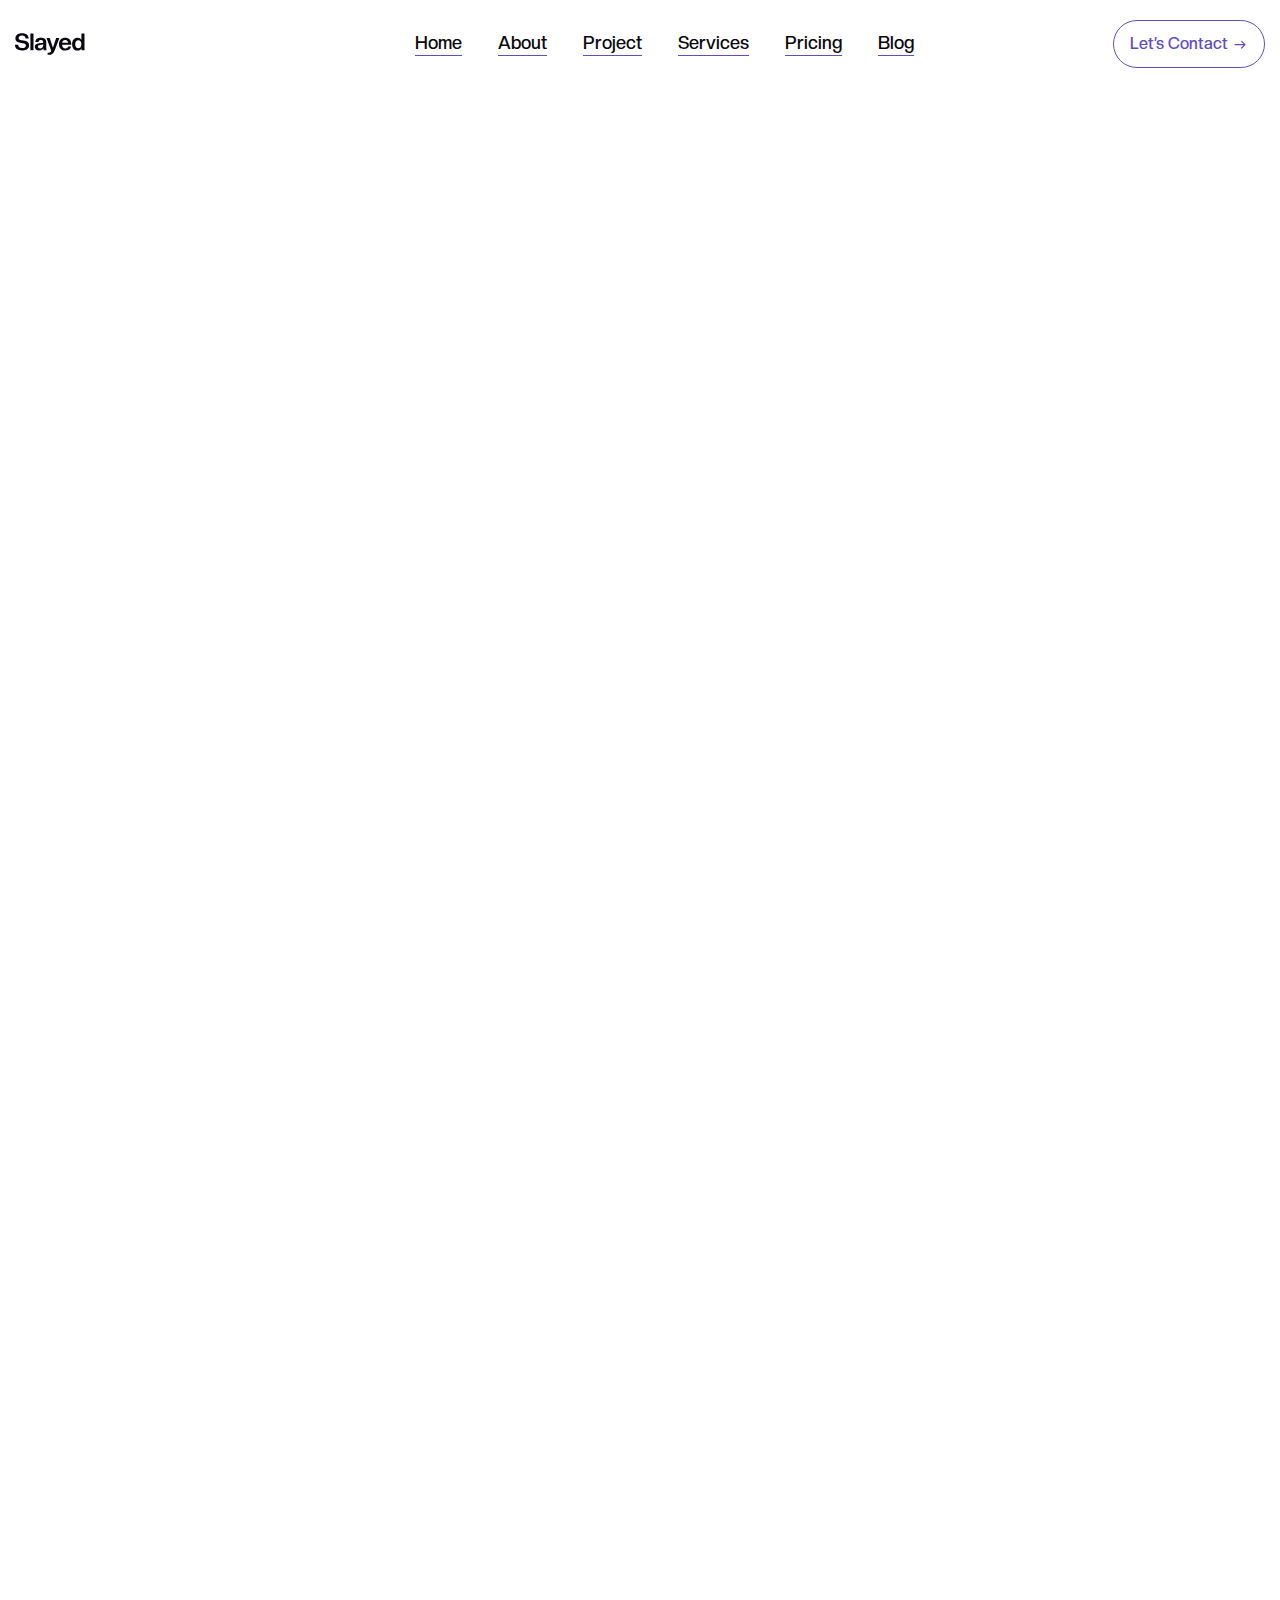
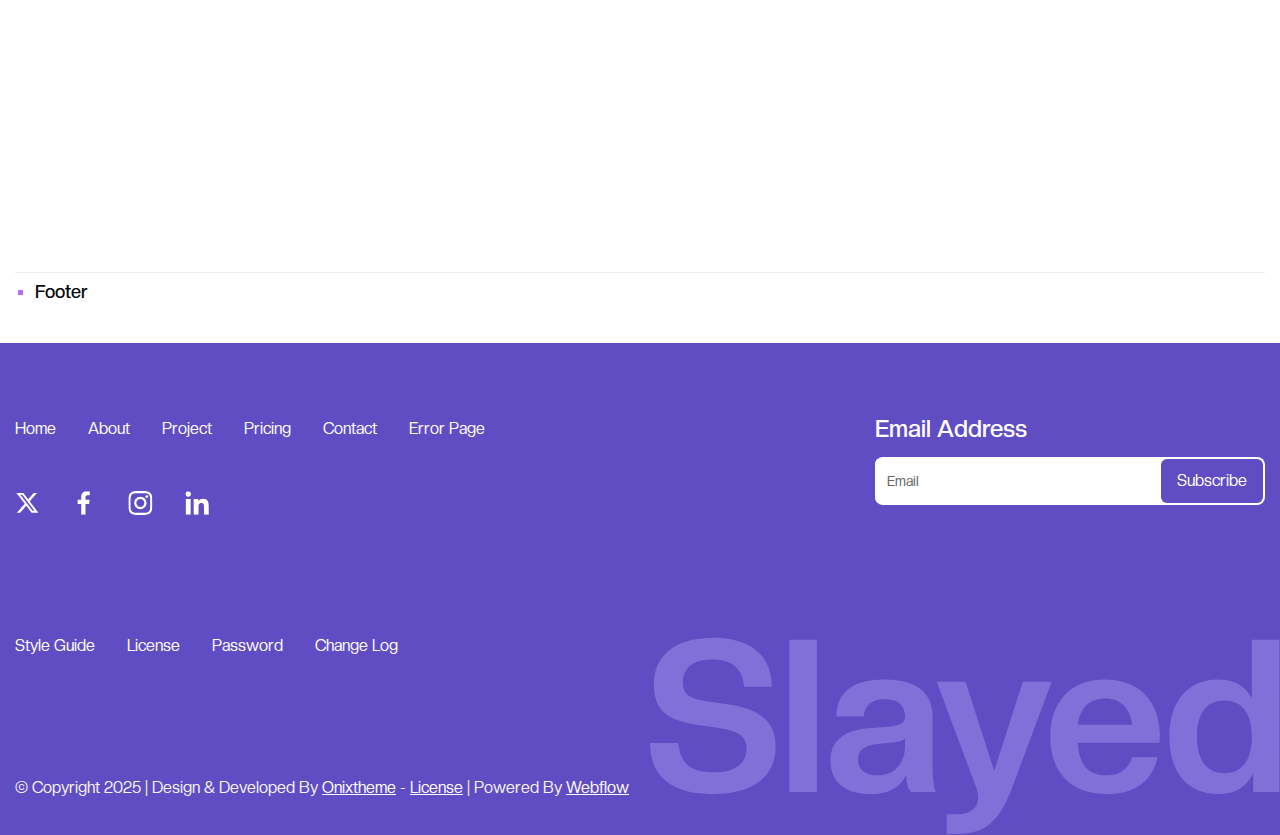
<file: blogs/varlik-ve-dahasi.html>
<!DOCTYPE html><!--  This site was created in Webflow. https://webflow.com  --><!--  Last Published: Fri Dec 26 2025 17:07:15 GMT+0000 (Coordinated Universal Time)  -->
<html data-wf-page="694af1d70bba1b0c41585878" data-wf-site="694aef74c600781df4d6ecb6" lang="en">
<head>
  <meta charset="utf-8">
  <title>Varlık ve Dahası | Blog</title>
  <meta content="Blog Detail | Design and strategic." property="og:title">
  <meta content="Blog Detail | Design and strategic." property="twitter:title">
  <meta content="width=device-width, initial-scale=1" name="viewport">
  <meta content="Webflow" name="generator">
  <link href="../css/normalize.css" rel="stylesheet" type="text/css">
  <link href="../css/webflow.css" rel="stylesheet" type="text/css">
  <link href="../css/emres-ultra-awesome-site-38e8bd.webflow.css" rel="stylesheet" type="text/css">
  <script type="text/javascript">!function(o,c){var n=c.documentElement,t=" w-mod-";n.className+=t+"js",("ontouchstart"in o||o.DocumentTouch&&c instanceof DocumentTouch)&&(n.className+=t+"touch")}(window,document);</script>
  <link href="../images/favicon.svg" rel="shortcut icon" type="image/x-icon">
  <link href="../images/webclip.svg" rel="apple-touch-icon">
</head>
<body>
  <div class="page-wrapper">
    <div data-w-id="4ee1c7c7-ccc0-8ece-ce20-e04073e44387" class="navbar">
      <div data-w-id="4ee1c7c7-ccc0-8ece-ce20-e04073e44388" data-animation="default" data-collapse="medium" data-duration="400" data-easing="ease" data-easing2="ease" role="banner" class="navbar-no-shadow-container w-nav">
        <div class="container">
          <div class="navbar-wrapper">
            <div class="navber-wrap">
              <a href="../index.html" class="navbar-brand w-nav-brand"><img src="../images/Slayed.svg" loading="lazy" alt="" class="image"></a>
            </div>
            <nav role="navigation" class="nav-menu-wrapper w-nav-menu">
              <div class="navber-wrapper">
                <ul role="list" class="nav-menu w-list-unstyled">
                  <li>
                    <a data-w-id="4ee1c7c7-ccc0-8ece-ce20-e04073e44392" href="https://slayed-template.webflow.io/#Home" class="nav-link">Home</a>
                    <div class="line"></div>
                  </li>
                  <li>
                    <a data-w-id="4ee1c7c7-ccc0-8ece-ce20-e04073e44396" href="https://slayed-template.webflow.io/#About" class="nav-link">About</a>
                    <div class="line"></div>
                  </li>
                  <li>
                    <a data-w-id="4ee1c7c7-ccc0-8ece-ce20-e04073e4439a" href="https://slayed-template.webflow.io/#Project" class="nav-link">Project</a>
                    <div class="line"></div>
                  </li>
                  <li>
                    <a data-w-id="4ee1c7c7-ccc0-8ece-ce20-e04073e4439f" href="https://slayed-template.webflow.io/#Service" class="nav-link">Services</a>
                    <div class="line"></div>
                  </li>
                  <li>
                    <a data-w-id="4ee1c7c7-ccc0-8ece-ce20-e04073e443a7" href="https://slayed-template.webflow.io/#Pricing" class="nav-link">Pricing</a>
                    <div class="line"></div>
                  </li>
                  <li>
                    <a data-w-id="67e2b60c-adbb-1b0a-5d0e-9a3b41ddc1e8" href="../blogs.html" class="nav-link">Blog</a>
                    <div class="line"></div>
                  </li>
                </ul>
              </div>
            </nav>
            <div class="navber-menu-wrap">
              <a href="https://slayed-template.webflow.io/#Contact" class="primary-btn-wrap navber w-inline-block">
                <div class="text-wrap">
                  <div class="button-text">Let’s Contact</div>
                  <div class="button-text">Let’s Contact</div>
                </div>
                <div class="icon-wrapper"><img loading="lazy" src="../images/arrow-right.svg" alt="" class="arrow-01"><img loading="lazy" src="../images/arrow-right.svg" alt="" class="arrow-01"></div>
              </a>
              <div class="menu-button w-nav-button">
                <div data-w-id="4ee1c7c7-ccc0-8ece-ce20-e04073e443b5" data-is-ix2-target="1" data-animation-type="lottie" data-src="../documents/menu-bars-animation-1-1-1.json" data-loop="0" data-direction="1" data-autoplay="0" data-renderer="svg" data-default-duration="0" data-duration="0.9666666666666667" data-ix2-initial-state="0"></div>
              </div>
            </div>
          </div>
        </div>
      </div>
    </div>
    <section class="section">
      <div class="w-layout-blockcontainer container w-container">
        <div class="blog-single-content-wrapper">
          <div class="blog-single-content-wrap">
            <h3 data-field="title" data-w-id="4f43644f-7179-8da5-ee89-c15b54942c15" style="opacity:0" class="blog-title">Varlık ve Dahası</h3>
            <p data-w-id="4f43644f-7179-8da5-ee89-c15b54942c17" style="opacity:0" class="blog-single-description">Dive into a treasure trove of expert insights, emerging trends, and actionable strategies designed to help.</p>
            <div data-w-id="4f43644f-7179-8da5-ee89-c15b54942c19" style="opacity:0" class="blog-single-details-wrapper">
              <div data-field="readTime" class="blog-single-details">(3 min read)</div>
              <div class="blog-single-dot-icon"></div>
              <div data-field="date" class="blog-single-details">March 5, 2025</div>
              <div class="blog-single-dot-icon"></div>
              <div data-field="author" class="blog-single-details">Furkan Köseoğlu</div>
            </div><img class="blog-single-images" src="../images/project-3_1project-3.webp" alt="Three young professionals in a minimalistic office, two women and one man, working around two iMac computers on a white desk." style="opacity:0" sizes="(max-width: 767px) 100vw, (max-width: 991px) 727.9921875px, 939.9921875px" data-w-id="4f43644f-7179-8da5-ee89-c15b54942c22" data-field="cover" loading="lazy" srcset="../images/project-3_1project-3.webp 500w, ../images/project-3_1project-3.webp 800w, ../images/project-3_1project-3.webp 1080w, ../images/project-3_1project-3.webp 1600w, ../images/project-3_1project-3.webp 2000w, ../images/project-3_1project-3.webp 2046w">
            <div data-field="content" data-w-id="4f43644f-7179-8da5-ee89-c15b54942c23" style="opacity:0" class="blog-single-rich-text w-richtext">
              <h4>Strategic Thinking: The Backbone of Success</h4>
              <p>A well-thought-out strategy aligns marketing and design with business goals, ensuring sustained growth. Leveraging insights to refine your approach. Creating a cohesive experience across all touch-points. Staying ahead in a rapidly evolving market. User centered UI/UX, ensuring seamless digital experiences that engage users. Visual Storytelling Using graphics, typography, and color psychology to evoke emotions.</p>
              <h4>Conclusion</h4>
              <p>In today’s fast-paced digital world, marketing, design, and strategy must work together to build stronger connections with your audience. Marketing attracts and engages, design enhances trust and recognition, and strategy ensures long-term success. By integrating these elements, businesses can go beyond simple transactions and create meaningful relationships with their customers. The brands that thrive are those that tell compelling stories, provide seamless experiences, and adapt strategically to evolving trends.</p>
              <h4>Success of Being Resist</h4>
              <p>A well-thought-out strategy aligns marketing and design with business goals, ensuring sustained growth. Leveraging insights to refine your approach. Creating a cohesive experience across all touch-points. Staying ahead in a rapidly evolving market. User centered UI/UX, ensuring seamless digital experiences that engage users. Visual Storytelling Using graphics, typography, and color psychology to evoke emotions.</p>
              <h4>In Summary</h4>
              <p>In today’s fast-paced digital world, marketing, design, and strategy must work together to build stronger connections with your audience. Marketing attracts and engages, design enhances trust and recognition, and strategy ensures long-term success. By integrating these elements, businesses can go beyond simple transactions and create meaningful relationships with their customers. The brands that thrive are those that tell compelling stories, provide seamless experiences, and adapt strategically to evolving trends.</p>
            </div>
          </div>
        </div>
      </div>
    </section>
    <div class="footer">
      <div class="w-layout-blockcontainer container w-container">
        <ul role="list" class="list">
          <li>
            <p class="section-title-style">Footer</p>
          </li>
        </ul>
      </div>
      <section class="footer-inner-wrap"><img src="../images/Slayed-1.svg" loading="lazy" data-w-id="9554a9ea-07d8-1f6f-0ff4-97a77fd82fe6" alt="" class="footer-image">
        <div class="w-layout-blockcontainer container v1 w-container">
          <div data-w-id="9554a9ea-07d8-1f6f-0ff4-97a77fd82ff5" class="footer-form-wrap">
            <div class="footer-items-wrap">
              <ul data-w-id="a0a5394d-b706-6cf2-1f02-9e93c1ac2496" role="list" class="footer-list v2">
                <li class="footer-list-item">
                  <a href="https://slayed-template.webflow.io/#Home" class="footer-link">Home</a>
                </li>
                <li class="footer-list-item">
                  <a href="https://slayed-template.webflow.io/#About" class="footer-link">About</a>
                </li>
                <li class="footer-list-item">
                  <a href="https://slayed-template.webflow.io/#Project" class="footer-link">Project</a>
                </li>
                <li class="footer-list-item">
                  <a href="https://slayed-template.webflow.io/#Pricing" class="footer-link">Pricing</a>
                </li>
                <li class="footer-list-item">
                  <a href="https://slayed-template.webflow.io/#Contact" class="footer-link">Contact</a>
                </li>
                <li class="footer-list-item">
                  <a href="../404.html" class="footer-link">Error Page</a>
                </li>
              </ul>
              <ul data-w-id="9554a9ea-07d8-1f6f-0ff4-97a77fd83003" role="list" class="footer-list left v1">
                <li class="footer-list-item">
                  <a href="https://x.com" class="social-link-block w-inline-block"><img src="../images/Social-Icons.svg" loading="lazy" alt="" class="social-image"></a>
                </li>
                <li class="footer-list-item">
                  <a href="https://www.facebook.com" class="social-link-block w-inline-block"><img src="../images/fi_20837.svg" loading="lazy" alt="" class="social-image"></a>
                </li>
                <li class="footer-list-item">
                  <a href="https://www.instagram.com." class="social-link-block w-inline-block"><img src="../images/Social-Icons-1.svg" loading="lazy" alt="" class="social-image"></a>
                </li>
                <li class="footer-list-item">
                  <a href="https://www.linkedin.com." class="social-link-block w-inline-block"><img src="../images/fi_2111532.svg" loading="lazy" alt="" class="social-image"></a>
                </li>
              </ul>
              <ul data-w-id="9554a9ea-07d8-1f6f-0ff4-97a77fd82fe8" role="list" class="footer-list v1">
                <li class="footer-list-item">
                  <a href="../template-pages/style-guide.html" class="footer-link">Style Guide</a>
                </li>
                <li class="footer-list-item">
                  <a href="../template-pages/license.html" class="footer-link">License</a>
                </li>
                <li class="footer-list-item">
                  <a href="../401.html" class="footer-link">Password</a>
                </li>
                <li class="footer-list-item">
                  <a href="../template-pages/changelog.html" class="footer-link">Change Log</a>
                </li>
              </ul>
            </div>
            <div class="form-block v1 w-form">
              <form id="email-form" name="email-form" data-name="Email Form" method="get" class="footer-block" data-wf-page-id="694af1d70bba1b0c41585878" data-wf-element-id="9554a9ea-07d8-1f6f-0ff4-97a77fd82ff7"><label for="email-3" class="footer-block-title">Email Address</label>
                <div class="footer-input-wrap"><input class="footer-input-box w-input" maxlength="256" name="email-2" data-name="Email 2" placeholder="Email" type="email" id="Subscribe-Email" required=""><input type="submit" data-wait="Please wait..." class="footer-form-btn w-button" value="Subscribe"></div>
              </form>
              <div class="success-message w-form-done">
                <div>Thank you! Your submission has been received!</div>
              </div>
              <div class="error-message w-form-fail">
                <div>Oops! Something went wrong while submitting the form.</div>
              </div>
            </div>
          </div>
          <div class="footer-bottom-wrap">
            <p data-w-id="9554a9ea-07d8-1f6f-0ff4-97a77fd83024" class="footer-copy-write-text">© Copyright 2025 | Design &amp; Developed By <a href="https://onixtheme.com/" target="_blank" class="footer-link v1">Onixtheme</a> - <a href="../template-pages/license.html" class="footer-link v1">License</a> | Powered By <a href="https://webflow.com/" target="_blank" class="footer-link v1">Webflow</a>
            </p>
          </div>
        </div>
      </section>
    </div>
  </div>
  <script src="https://d3e54v103j8qbb.cloudfront.net/js/jquery-3.5.1.min.dc5e7f18c8.js?site=694aef74c600781df4d6ecb6" type="text/javascript" integrity="sha256-9/aliU8dGd2tb6OSsuzixeV4y/faTqgFtohetphbbj0=" crossorigin="anonymous"></script>
  <script src="../js/webflow.js" type="text/javascript"></script>
</body>
</html>
</file>
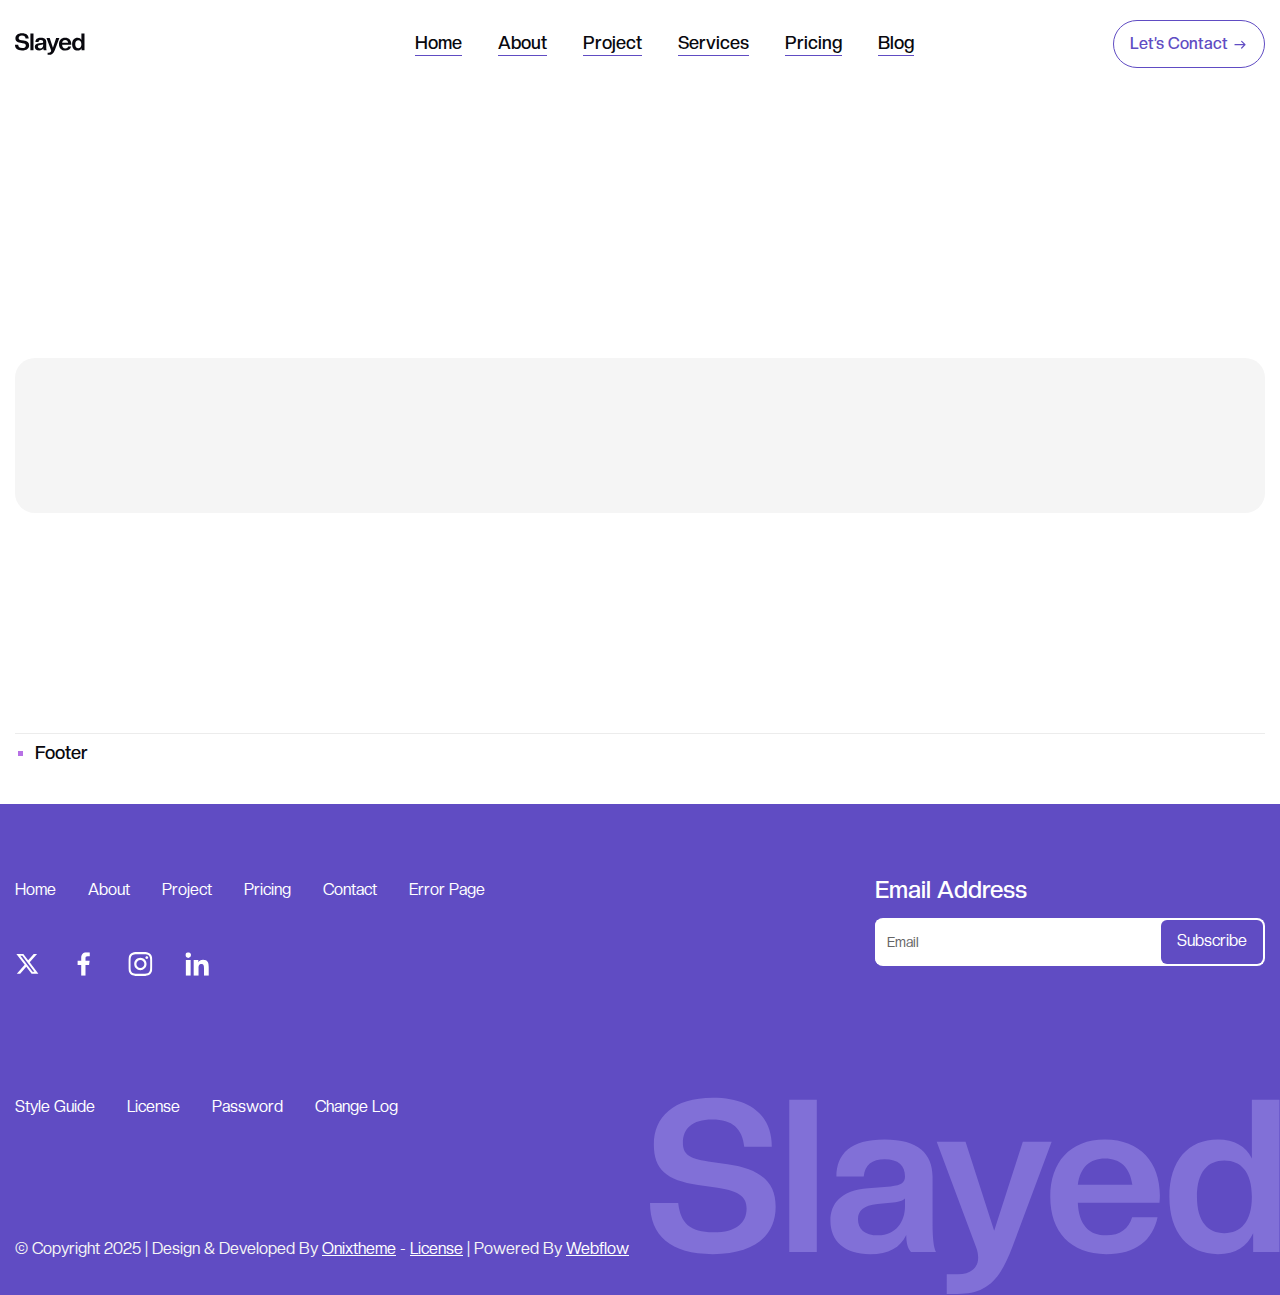
<file: template-pages/changelog.html>
<!DOCTYPE html><!--  This site was created in Webflow. https://webflow.com  --><!--  Last Published: Fri Dec 26 2025 17:07:15 GMT+0000 (Coordinated Universal Time)  -->
<html data-wf-page="694aef77c600781df4d6ed48" data-wf-site="694aef74c600781df4d6ecb6" lang="en">
<head>
  <meta charset="utf-8">
  <title>Changelog - Slayed Webflow HTML website template</title>
  <meta content="Slayed: A sleek and modern Webflow portfolio template designed to showcase your work, highlight skills, and make a lasting impression online." name="description">
  <meta content="Changelog - Slayed Webflow HTML website template" property="og:title">
  <meta content="Slayed: A sleek and modern Webflow portfolio template designed to showcase your work, highlight skills, and make a lasting impression online." property="og:description">
  <meta content="https://cdn.prod.website-files.com/679483819d9e3571bda6479b/6935533e6e3197b77488176b_Social-share%20(1).webp" property="og:image">
  <meta content="Changelog - Slayed Webflow HTML website template" property="twitter:title">
  <meta content="Slayed: A sleek and modern Webflow portfolio template designed to showcase your work, highlight skills, and make a lasting impression online." property="twitter:description">
  <meta content="https://cdn.prod.website-files.com/679483819d9e3571bda6479b/6935533e6e3197b77488176b_Social-share%20(1).webp" property="twitter:image">
  <meta property="og:type" content="website">
  <meta content="summary_large_image" name="twitter:card">
  <meta content="width=device-width, initial-scale=1" name="viewport">
  <meta content="Webflow" name="generator">
  <link href="../css/normalize.css" rel="stylesheet" type="text/css">
  <link href="../css/webflow.css" rel="stylesheet" type="text/css">
  <link href="../css/emres-ultra-awesome-site-38e8bd.webflow.css" rel="stylesheet" type="text/css">
  <script type="text/javascript">!function(o,c){var n=c.documentElement,t=" w-mod-";n.className+=t+"js",("ontouchstart"in o||o.DocumentTouch&&c instanceof DocumentTouch)&&(n.className+=t+"touch")}(window,document);</script>
  <link href="../images/favicon.svg" rel="shortcut icon" type="image/x-icon">
  <link href="../images/webclip.svg" rel="apple-touch-icon">
  <meta name="robots" content="noindex">
</head>
<body>
  <div class="page-wrapper">
    <div data-w-id="4ee1c7c7-ccc0-8ece-ce20-e04073e44387" class="navbar">
      <div data-w-id="4ee1c7c7-ccc0-8ece-ce20-e04073e44388" data-animation="default" data-collapse="medium" data-duration="400" data-easing="ease" data-easing2="ease" role="banner" class="navbar-no-shadow-container w-nav">
        <div class="container">
          <div class="navbar-wrapper">
            <div class="navber-wrap">
              <a href="../index.html" class="navbar-brand w-nav-brand"><img src="../images/Slayed.svg" loading="lazy" alt="" class="image"></a>
            </div>
            <nav role="navigation" class="nav-menu-wrapper w-nav-menu">
              <div class="navber-wrapper">
                <ul role="list" class="nav-menu w-list-unstyled">
                  <li>
                    <a data-w-id="4ee1c7c7-ccc0-8ece-ce20-e04073e44392" href="https://slayed-template.webflow.io/#Home" class="nav-link">Home</a>
                    <div class="line"></div>
                  </li>
                  <li>
                    <a data-w-id="4ee1c7c7-ccc0-8ece-ce20-e04073e44396" href="https://slayed-template.webflow.io/#About" class="nav-link">About</a>
                    <div class="line"></div>
                  </li>
                  <li>
                    <a data-w-id="4ee1c7c7-ccc0-8ece-ce20-e04073e4439a" href="https://slayed-template.webflow.io/#Project" class="nav-link">Project</a>
                    <div class="line"></div>
                  </li>
                  <li>
                    <a data-w-id="4ee1c7c7-ccc0-8ece-ce20-e04073e4439f" href="https://slayed-template.webflow.io/#Service" class="nav-link">Services</a>
                    <div class="line"></div>
                  </li>
                  <li>
                    <a data-w-id="4ee1c7c7-ccc0-8ece-ce20-e04073e443a7" href="https://slayed-template.webflow.io/#Pricing" class="nav-link">Pricing</a>
                    <div class="line"></div>
                  </li>
                  <li>
                    <a data-w-id="67e2b60c-adbb-1b0a-5d0e-9a3b41ddc1e8" href="../blogs.html" class="nav-link">Blog</a>
                    <div class="line"></div>
                  </li>
                </ul>
              </div>
            </nav>
            <div class="navber-menu-wrap">
              <a href="https://slayed-template.webflow.io/#Contact" class="primary-btn-wrap navber w-inline-block">
                <div class="text-wrap">
                  <div class="button-text">Let’s Contact</div>
                  <div class="button-text">Let’s Contact</div>
                </div>
                <div class="icon-wrapper"><img loading="lazy" src="../images/arrow-right.svg" alt="" class="arrow-01"><img loading="lazy" src="../images/arrow-right.svg" alt="" class="arrow-01"></div>
              </a>
              <div class="menu-button w-nav-button">
                <div data-w-id="4ee1c7c7-ccc0-8ece-ce20-e04073e443b5" data-is-ix2-target="1" data-animation-type="lottie" data-src="../documents/menu-bars-animation-1-1-1.json" data-loop="0" data-direction="1" data-autoplay="0" data-renderer="svg" data-default-duration="0" data-duration="0.9666666666666667" data-ix2-initial-state="0"></div>
              </div>
            </div>
          </div>
        </div>
      </div>
    </div>
    <section class="section">
      <div class="w-layout-blockcontainer container w-container">
        <div class="changelog-wrapper">
          <h2 data-w-id="79457b15-ead5-1fb3-3474-ab3e00764976" style="opacity:0" class="change-log-title">Change Log</h2>
          <div class="change-log-version-wrapper">
            <h3 data-w-id="79457b15-ead5-1fb3-3474-ab3e00764979" style="opacity:0" class="change-log-version-title">Ver 1.0</h3>
            <div class="change-log-version-details-wrapper">
              <div data-w-id="79457b15-ead5-1fb3-3474-ab3e0076497c" style="opacity:0" class="change-log-version-details-text">Initial release of Splayd Webflow Template</div>
            </div>
          </div>
        </div>
      </div>
    </section>
    <div class="footer">
      <div class="w-layout-blockcontainer container w-container">
        <ul role="list" class="list">
          <li>
            <p class="section-title-style">Footer</p>
          </li>
        </ul>
      </div>
      <section class="footer-inner-wrap"><img src="../images/Slayed-1.svg" loading="lazy" data-w-id="9554a9ea-07d8-1f6f-0ff4-97a77fd82fe6" alt="" class="footer-image">
        <div class="w-layout-blockcontainer container v1 w-container">
          <div data-w-id="9554a9ea-07d8-1f6f-0ff4-97a77fd82ff5" class="footer-form-wrap">
            <div class="footer-items-wrap">
              <ul data-w-id="a0a5394d-b706-6cf2-1f02-9e93c1ac2496" role="list" class="footer-list v2">
                <li class="footer-list-item">
                  <a href="https://slayed-template.webflow.io/#Home" class="footer-link">Home</a>
                </li>
                <li class="footer-list-item">
                  <a href="https://slayed-template.webflow.io/#About" class="footer-link">About</a>
                </li>
                <li class="footer-list-item">
                  <a href="https://slayed-template.webflow.io/#Project" class="footer-link">Project</a>
                </li>
                <li class="footer-list-item">
                  <a href="https://slayed-template.webflow.io/#Pricing" class="footer-link">Pricing</a>
                </li>
                <li class="footer-list-item">
                  <a href="https://slayed-template.webflow.io/#Contact" class="footer-link">Contact</a>
                </li>
                <li class="footer-list-item">
                  <a href="../404.html" class="footer-link">Error Page</a>
                </li>
              </ul>
              <ul data-w-id="9554a9ea-07d8-1f6f-0ff4-97a77fd83003" role="list" class="footer-list left v1">
                <li class="footer-list-item">
                  <a href="https://x.com" class="social-link-block w-inline-block"><img src="../images/Social-Icons.svg" loading="lazy" alt="" class="social-image"></a>
                </li>
                <li class="footer-list-item">
                  <a href="https://www.facebook.com" class="social-link-block w-inline-block"><img src="../images/fi_20837.svg" loading="lazy" alt="" class="social-image"></a>
                </li>
                <li class="footer-list-item">
                  <a href="https://www.instagram.com." class="social-link-block w-inline-block"><img src="../images/Social-Icons-1.svg" loading="lazy" alt="" class="social-image"></a>
                </li>
                <li class="footer-list-item">
                  <a href="https://www.linkedin.com." class="social-link-block w-inline-block"><img src="../images/fi_2111532.svg" loading="lazy" alt="" class="social-image"></a>
                </li>
              </ul>
              <ul data-w-id="9554a9ea-07d8-1f6f-0ff4-97a77fd82fe8" role="list" class="footer-list v1">
                <li class="footer-list-item">
                  <a href="../template-pages/style-guide.html" class="footer-link">Style Guide</a>
                </li>
                <li class="footer-list-item">
                  <a href="../template-pages/license.html" class="footer-link">License</a>
                </li>
                <li class="footer-list-item">
                  <a href="../401.html" class="footer-link">Password</a>
                </li>
                <li class="footer-list-item">
                  <a href="../template-pages/changelog.html" aria-current="page" class="footer-link w--current">Change Log</a>
                </li>
              </ul>
            </div>
            <div class="form-block v1 w-form">
              <form id="email-form" name="email-form" data-name="Email Form" method="get" class="footer-block" data-wf-page-id="694aef77c600781df4d6ed48" data-wf-element-id="9554a9ea-07d8-1f6f-0ff4-97a77fd82ff7"><label for="email-3" class="footer-block-title">Email Address</label>
                <div class="footer-input-wrap"><input class="footer-input-box w-input" maxlength="256" name="email-2" data-name="Email 2" placeholder="Email" type="email" id="Subscribe-Email" required=""><input type="submit" data-wait="Please wait..." class="footer-form-btn w-button" value="Subscribe"></div>
              </form>
              <div class="success-message w-form-done">
                <div>Thank you! Your submission has been received!</div>
              </div>
              <div class="error-message w-form-fail">
                <div>Oops! Something went wrong while submitting the form.</div>
              </div>
            </div>
          </div>
          <div class="footer-bottom-wrap">
            <p data-w-id="9554a9ea-07d8-1f6f-0ff4-97a77fd83024" class="footer-copy-write-text">© Copyright 2025 | Design &amp; Developed By <a href="https://onixtheme.com/" target="_blank" class="footer-link v1">Onixtheme</a> - <a href="../template-pages/license.html" class="footer-link v1">License</a> | Powered By <a href="https://webflow.com/" target="_blank" class="footer-link v1">Webflow</a>
            </p>
          </div>
        </div>
      </section>
    </div>
  </div>
  <script src="https://d3e54v103j8qbb.cloudfront.net/js/jquery-3.5.1.min.dc5e7f18c8.js?site=694aef74c600781df4d6ecb6" type="text/javascript" integrity="sha256-9/aliU8dGd2tb6OSsuzixeV4y/faTqgFtohetphbbj0=" crossorigin="anonymous"></script>
  <script src="../js/webflow.js" type="text/javascript"></script>
</body>
</html>
</file>
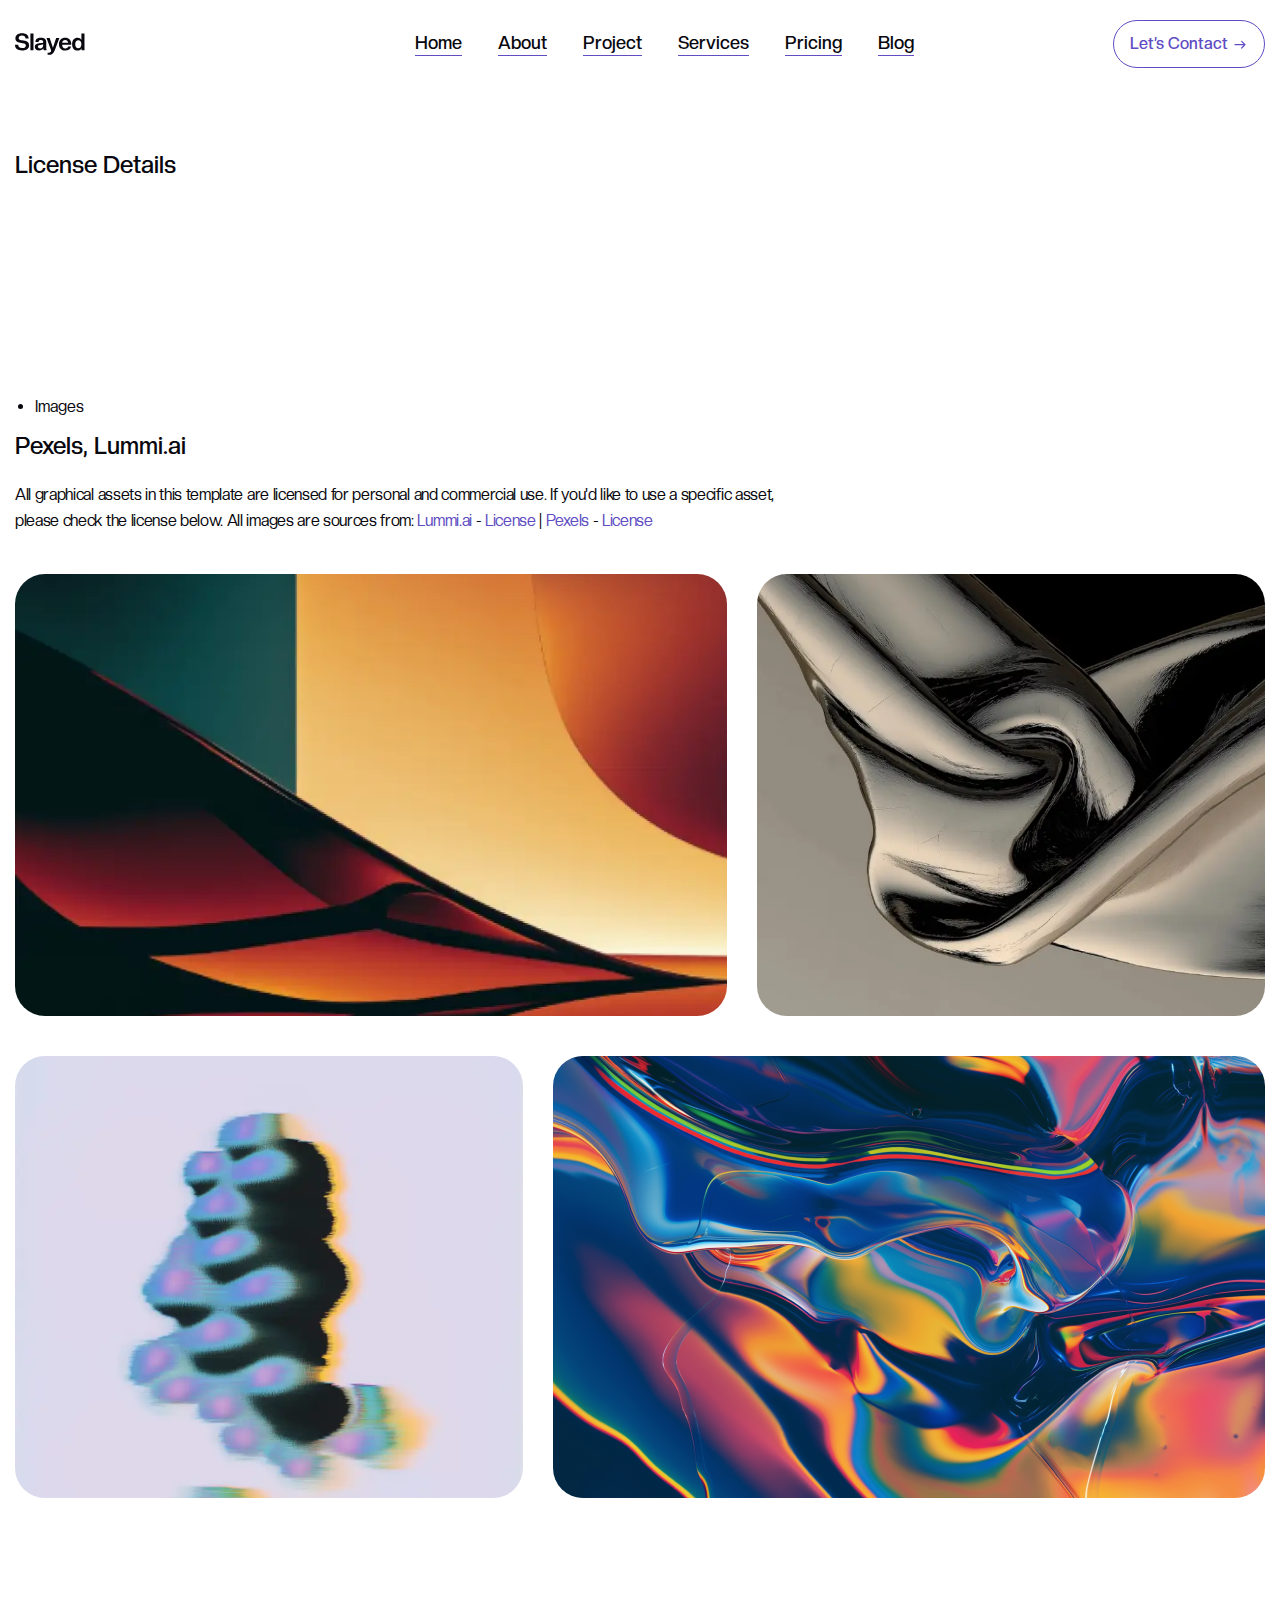
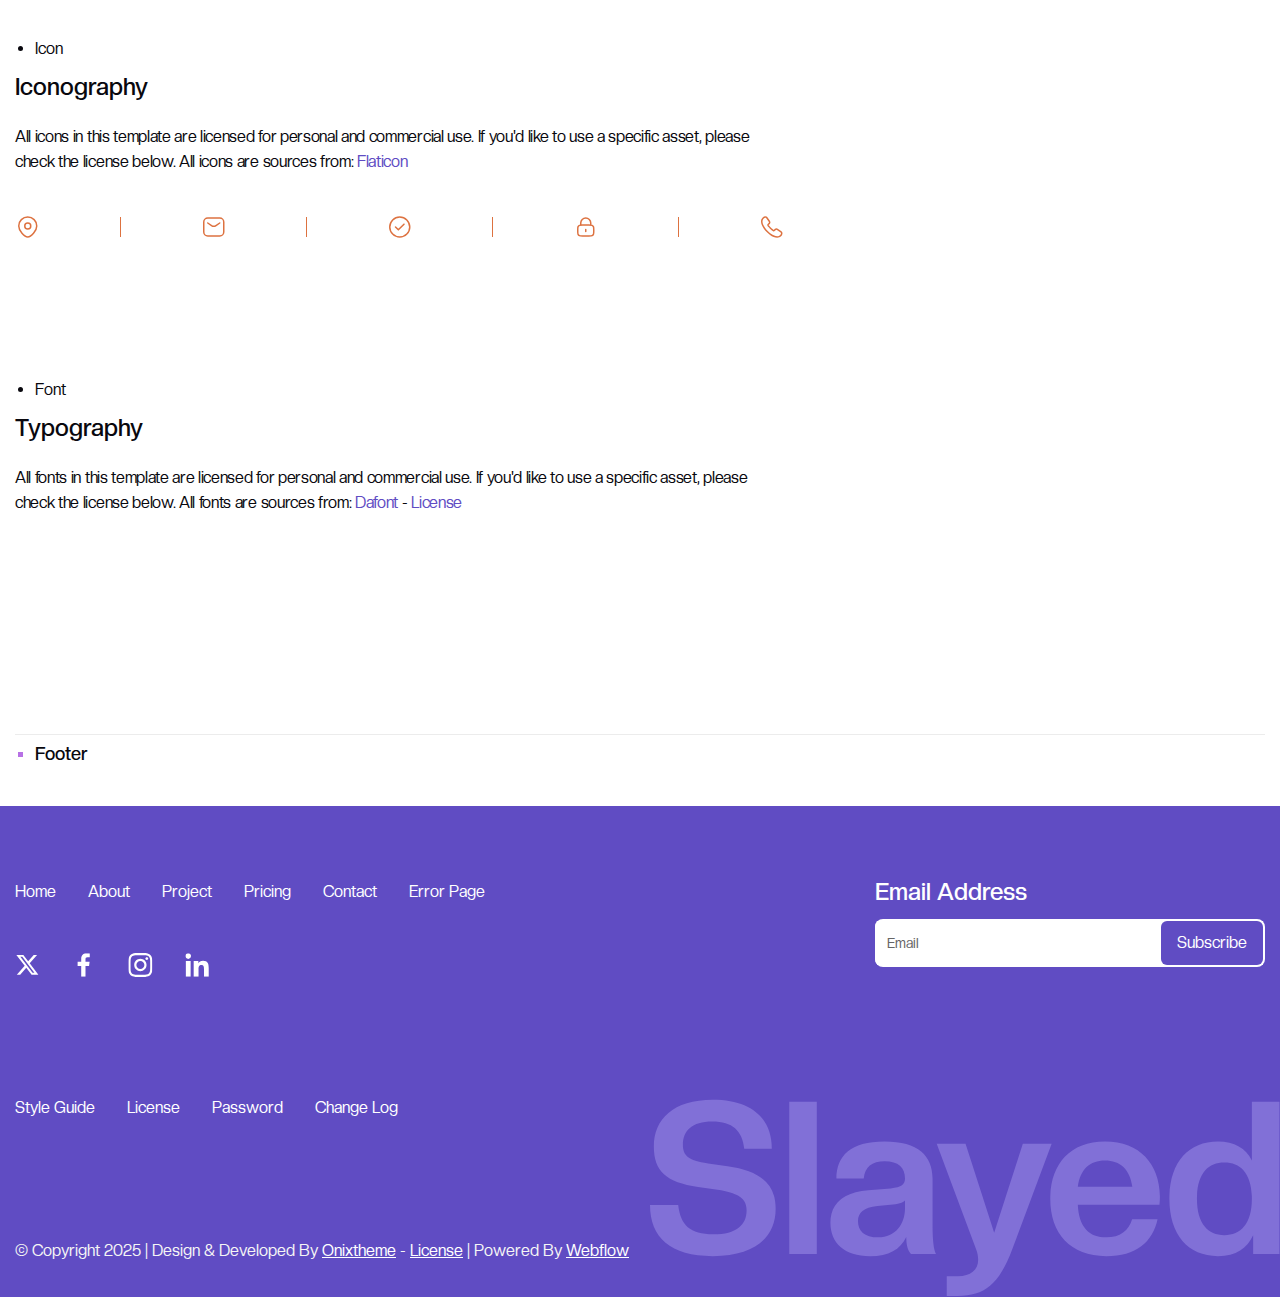
<file: template-pages/license.html>
<!DOCTYPE html><!--  This site was created in Webflow. https://webflow.com  --><!--  Last Published: Fri Dec 26 2025 17:07:15 GMT+0000 (Coordinated Universal Time)  -->
<html data-wf-page="694aef77c600781df4d6ed47" data-wf-site="694aef74c600781df4d6ecb6" lang="en">
<head>
  <meta charset="utf-8">
  <title>License - Slayed Webflow HTML website template</title>
  <meta content="Slayed: A sleek and modern Webflow portfolio template designed to showcase your work, highlight skills, and make a lasting impression online." name="description">
  <meta content="License - Slayed Webflow HTML website template" property="og:title">
  <meta content="Slayed: A sleek and modern Webflow portfolio template designed to showcase your work, highlight skills, and make a lasting impression online." property="og:description">
  <meta content="https://cdn.prod.website-files.com/679483819d9e3571bda6479b/6935533e6e3197b77488176b_Social-share%20(1).webp" property="og:image">
  <meta content="License - Slayed Webflow HTML website template" property="twitter:title">
  <meta content="Slayed: A sleek and modern Webflow portfolio template designed to showcase your work, highlight skills, and make a lasting impression online." property="twitter:description">
  <meta content="https://cdn.prod.website-files.com/679483819d9e3571bda6479b/6935533e6e3197b77488176b_Social-share%20(1).webp" property="twitter:image">
  <meta property="og:type" content="website">
  <meta content="summary_large_image" name="twitter:card">
  <meta content="width=device-width, initial-scale=1" name="viewport">
  <meta content="Webflow" name="generator">
  <link href="../css/normalize.css" rel="stylesheet" type="text/css">
  <link href="../css/webflow.css" rel="stylesheet" type="text/css">
  <link href="../css/emres-ultra-awesome-site-38e8bd.webflow.css" rel="stylesheet" type="text/css">
  <script type="text/javascript">!function(o,c){var n=c.documentElement,t=" w-mod-";n.className+=t+"js",("ontouchstart"in o||o.DocumentTouch&&c instanceof DocumentTouch)&&(n.className+=t+"touch")}(window,document);</script>
  <link href="../images/favicon.svg" rel="shortcut icon" type="image/x-icon">
  <link href="../images/webclip.svg" rel="apple-touch-icon">
  <meta name="robots" content="noindex">
</head>
<body>
  <div class="page-wrapper">
    <div data-w-id="4ee1c7c7-ccc0-8ece-ce20-e04073e44387" class="navbar">
      <div data-w-id="4ee1c7c7-ccc0-8ece-ce20-e04073e44388" data-animation="default" data-collapse="medium" data-duration="400" data-easing="ease" data-easing2="ease" role="banner" class="navbar-no-shadow-container w-nav">
        <div class="container">
          <div class="navbar-wrapper">
            <div class="navber-wrap">
              <a href="../index.html" class="navbar-brand w-nav-brand"><img src="../images/Slayed.svg" loading="lazy" alt="" class="image"></a>
            </div>
            <nav role="navigation" class="nav-menu-wrapper w-nav-menu">
              <div class="navber-wrapper">
                <ul role="list" class="nav-menu w-list-unstyled">
                  <li>
                    <a data-w-id="4ee1c7c7-ccc0-8ece-ce20-e04073e44392" href="https://slayed-template.webflow.io/#Home" class="nav-link">Home</a>
                    <div class="line"></div>
                  </li>
                  <li>
                    <a data-w-id="4ee1c7c7-ccc0-8ece-ce20-e04073e44396" href="https://slayed-template.webflow.io/#About" class="nav-link">About</a>
                    <div class="line"></div>
                  </li>
                  <li>
                    <a data-w-id="4ee1c7c7-ccc0-8ece-ce20-e04073e4439a" href="https://slayed-template.webflow.io/#Project" class="nav-link">Project</a>
                    <div class="line"></div>
                  </li>
                  <li>
                    <a data-w-id="4ee1c7c7-ccc0-8ece-ce20-e04073e4439f" href="https://slayed-template.webflow.io/#Service" class="nav-link">Services</a>
                    <div class="line"></div>
                  </li>
                  <li>
                    <a data-w-id="4ee1c7c7-ccc0-8ece-ce20-e04073e443a7" href="https://slayed-template.webflow.io/#Pricing" class="nav-link">Pricing</a>
                    <div class="line"></div>
                  </li>
                  <li>
                    <a data-w-id="67e2b60c-adbb-1b0a-5d0e-9a3b41ddc1e8" href="../blogs.html" class="nav-link">Blog</a>
                    <div class="line"></div>
                  </li>
                </ul>
              </div>
            </nav>
            <div class="navber-menu-wrap">
              <a href="https://slayed-template.webflow.io/#Contact" class="primary-btn-wrap navber w-inline-block">
                <div class="text-wrap">
                  <div class="button-text">Let’s Contact</div>
                  <div class="button-text">Let’s Contact</div>
                </div>
                <div class="icon-wrapper"><img loading="lazy" src="../images/arrow-right.svg" alt="" class="arrow-01"><img loading="lazy" src="../images/arrow-right.svg" alt="" class="arrow-01"></div>
              </a>
              <div class="menu-button w-nav-button">
                <div data-w-id="4ee1c7c7-ccc0-8ece-ce20-e04073e443b5" data-is-ix2-target="1" data-animation-type="lottie" data-src="../documents/menu-bars-animation-1-1-1.json" data-loop="0" data-direction="1" data-autoplay="0" data-renderer="svg" data-default-duration="0" data-duration="0.9666666666666667" data-ix2-initial-state="0"></div>
              </div>
            </div>
          </div>
        </div>
      </div>
    </div>
    <section class="section">
      <div class="w-layout-blockcontainer container w-container">
        <div class="license-page-wrapper">
          <h2 class="license-title">License Details</h2>
          <div data-w-id="e3194448-cd89-3e42-6b49-e145bb8dd8a1" style="opacity:0" class="license-short-text">All graphical assets in this template are licensed for personal and commercial use. If you&#x27;d like to use a specific asset, please check the license below. </div>
          <div class="image-section-wrapper">
            <ul role="list" class="list-license">
              <li class="list-item-v2">
                <p class="paragraph-2">Images</p>
              </li>
            </ul>
            <h3 class="license-title">Pexels, Lummi.ai</h3>
            <div class="license-short-description-text">All graphical assets in this template are licensed for personal and commercial use. If you&#x27;d like to use a specific asset, please check the license below. All images are sources from: <a href="https://www.lummi.ai/" target="_blank" class="site">Lummi.ai </a>- <a href="https://www.lummi.ai/terms" target="_blank" class="site">License</a> | <a href="https://www.pexels.com/" target="_blank" class="site">Pexels</a> - <a href="https://www.pexels.com/license/" target="_blank" class="site">License</a>
            </div>
            <div class="license-image-grid v1"><img sizes="(max-width: 767px) 100vw, (max-width: 991px) 727.9921875px, 804px" srcset="../images/image-p-500.webp 500w, ../images/image.webp 804w" alt="Abstract digital art with flowing red and black shapes against a gradient orange and dark teal background." src="../images/image.webp" loading="lazy" class="license-image"><img sizes="(max-width: 767px) 100vw, (max-width: 991px) 727.9921875px, 802px" srcset="../images/image-1_1-p-500.webp 500w, ../images/image-1_1-p-800.webp 800w, ../images/image-1_1.webp 802w" alt="" src="../images/image-1_1.webp" loading="lazy" class="license-image"></div>
            <div class="license-image-grid"><img sizes="(max-width: 767px) 100vw, (max-width: 991px) 727.9921875px, 804px" srcset="../images/image-2-p-500.webp 500w, ../images/image-2.webp 804w" alt="Abstract digital art of a distorted dark silhouette with blue and purple oval shapes on a light background." src="../images/image-2.webp" loading="lazy" class="license-image"><img sizes="(max-width: 716px) 100vw, 716px" srcset="../images/style-image-p-500.png 500w, ../images/style-image.png 716w" alt="Abstract fluid shapes with swirling gradients of blue, orange, yellow, and purple colors." src="../images/style-image.png" loading="lazy" class="license-image"></div>
          </div>
          <div class="iconography-wrapper">
            <ul role="list" class="list-license">
              <li class="list-item-v2">
                <p class="paragraph-2">Icon</p>
              </li>
            </ul>
            <h4 class="license-title">Iconography</h4>
            <div class="license-short-description-text">All icons in this template are licensed for personal and commercial use. If you&#x27;d like to use a specific asset, please check the license below. All icons are sources from: <a href="https://www.flaticon.com/" target="_blank" class="site">Flaticon</a>
            </div>
            <div class="license-icon-wrapper"><img loading="lazy" src="../images/location-4.svg" alt="" class="license-icon">
              <div class="icon-ine"></div><img loading="lazy" src="../images/mail.svg" alt="" class="license-icon">
              <div class="icon-ine"></div><img loading="lazy" src="../images/tick-circle.svg" alt="" class="license-icon">
              <div class="icon-ine"></div><img loading="lazy" src="../images/lock-01.svg" alt="" class="license-icon">
              <div class="icon-ine"></div><img loading="lazy" src="../images/call.svg" alt="" class="license-icon">
            </div>
          </div>
          <div class="iconography-wrapper">
            <ul role="list" class="list-license">
              <li class="list-item-v2">
                <p class="paragraph-2">Font</p>
              </li>
            </ul>
            <h4 class="license-title">Typography</h4>
            <div class="license-short-description-text">All fonts in this template are licensed for personal and commercial use. If you&#x27;d like to use a specific asset, please check the license below. All fonts are sources from: <a href="https://www.dafont.com/creato-display.font" target="_blank" class="site">Dafont</a> - <a href="https://www.dafont.com/creato-display.font" target="_blank" class="site">License</a>
            </div>
            <a data-w-id="e3194448-cd89-3e42-6b49-e145bb8dd8e0" style="opacity:0" href="https://www.dafont.com/creato-display.font" target="_blank" class="font-download-button w-button">Download font</a>
          </div>
        </div>
      </div>
    </section>
    <div class="footer">
      <div class="w-layout-blockcontainer container w-container">
        <ul role="list" class="list">
          <li>
            <p class="section-title-style">Footer</p>
          </li>
        </ul>
      </div>
      <section class="footer-inner-wrap"><img src="../images/Slayed-1.svg" loading="lazy" data-w-id="9554a9ea-07d8-1f6f-0ff4-97a77fd82fe6" alt="" class="footer-image">
        <div class="w-layout-blockcontainer container v1 w-container">
          <div data-w-id="9554a9ea-07d8-1f6f-0ff4-97a77fd82ff5" class="footer-form-wrap">
            <div class="footer-items-wrap">
              <ul data-w-id="a0a5394d-b706-6cf2-1f02-9e93c1ac2496" role="list" class="footer-list v2">
                <li class="footer-list-item">
                  <a href="https://slayed-template.webflow.io/#Home" class="footer-link">Home</a>
                </li>
                <li class="footer-list-item">
                  <a href="https://slayed-template.webflow.io/#About" class="footer-link">About</a>
                </li>
                <li class="footer-list-item">
                  <a href="https://slayed-template.webflow.io/#Project" class="footer-link">Project</a>
                </li>
                <li class="footer-list-item">
                  <a href="https://slayed-template.webflow.io/#Pricing" class="footer-link">Pricing</a>
                </li>
                <li class="footer-list-item">
                  <a href="https://slayed-template.webflow.io/#Contact" class="footer-link">Contact</a>
                </li>
                <li class="footer-list-item">
                  <a href="../404.html" class="footer-link">Error Page</a>
                </li>
              </ul>
              <ul data-w-id="9554a9ea-07d8-1f6f-0ff4-97a77fd83003" role="list" class="footer-list left v1">
                <li class="footer-list-item">
                  <a href="https://x.com" class="social-link-block w-inline-block"><img src="../images/Social-Icons.svg" loading="lazy" alt="" class="social-image"></a>
                </li>
                <li class="footer-list-item">
                  <a href="https://www.facebook.com" class="social-link-block w-inline-block"><img src="../images/fi_20837.svg" loading="lazy" alt="" class="social-image"></a>
                </li>
                <li class="footer-list-item">
                  <a href="https://www.instagram.com." class="social-link-block w-inline-block"><img src="../images/Social-Icons-1.svg" loading="lazy" alt="" class="social-image"></a>
                </li>
                <li class="footer-list-item">
                  <a href="https://www.linkedin.com." class="social-link-block w-inline-block"><img src="../images/fi_2111532.svg" loading="lazy" alt="" class="social-image"></a>
                </li>
              </ul>
              <ul data-w-id="9554a9ea-07d8-1f6f-0ff4-97a77fd82fe8" role="list" class="footer-list v1">
                <li class="footer-list-item">
                  <a href="../template-pages/style-guide.html" class="footer-link">Style Guide</a>
                </li>
                <li class="footer-list-item">
                  <a href="../template-pages/license.html" aria-current="page" class="footer-link w--current">License</a>
                </li>
                <li class="footer-list-item">
                  <a href="../401.html" class="footer-link">Password</a>
                </li>
                <li class="footer-list-item">
                  <a href="../template-pages/changelog.html" class="footer-link">Change Log</a>
                </li>
              </ul>
            </div>
            <div class="form-block v1 w-form">
              <form id="email-form" name="email-form" data-name="Email Form" method="get" class="footer-block" data-wf-page-id="694aef77c600781df4d6ed47" data-wf-element-id="9554a9ea-07d8-1f6f-0ff4-97a77fd82ff7"><label for="email-3" class="footer-block-title">Email Address</label>
                <div class="footer-input-wrap"><input class="footer-input-box w-input" maxlength="256" name="email-2" data-name="Email 2" placeholder="Email" type="email" id="Subscribe-Email" required=""><input type="submit" data-wait="Please wait..." class="footer-form-btn w-button" value="Subscribe"></div>
              </form>
              <div class="success-message w-form-done">
                <div>Thank you! Your submission has been received!</div>
              </div>
              <div class="error-message w-form-fail">
                <div>Oops! Something went wrong while submitting the form.</div>
              </div>
            </div>
          </div>
          <div class="footer-bottom-wrap">
            <p data-w-id="9554a9ea-07d8-1f6f-0ff4-97a77fd83024" class="footer-copy-write-text">© Copyright 2025 | Design &amp; Developed By <a href="https://onixtheme.com/" target="_blank" class="footer-link v1">Onixtheme</a> - <a href="../template-pages/license.html" aria-current="page" class="footer-link v1 w--current">License</a> | Powered By <a href="https://webflow.com/" target="_blank" class="footer-link v1">Webflow</a>
            </p>
          </div>
        </div>
      </section>
    </div>
  </div>
  <script src="https://d3e54v103j8qbb.cloudfront.net/js/jquery-3.5.1.min.dc5e7f18c8.js?site=694aef74c600781df4d6ecb6" type="text/javascript" integrity="sha256-9/aliU8dGd2tb6OSsuzixeV4y/faTqgFtohetphbbj0=" crossorigin="anonymous"></script>
  <script src="../js/webflow.js" type="text/javascript"></script>
</body>
</html>
</file>
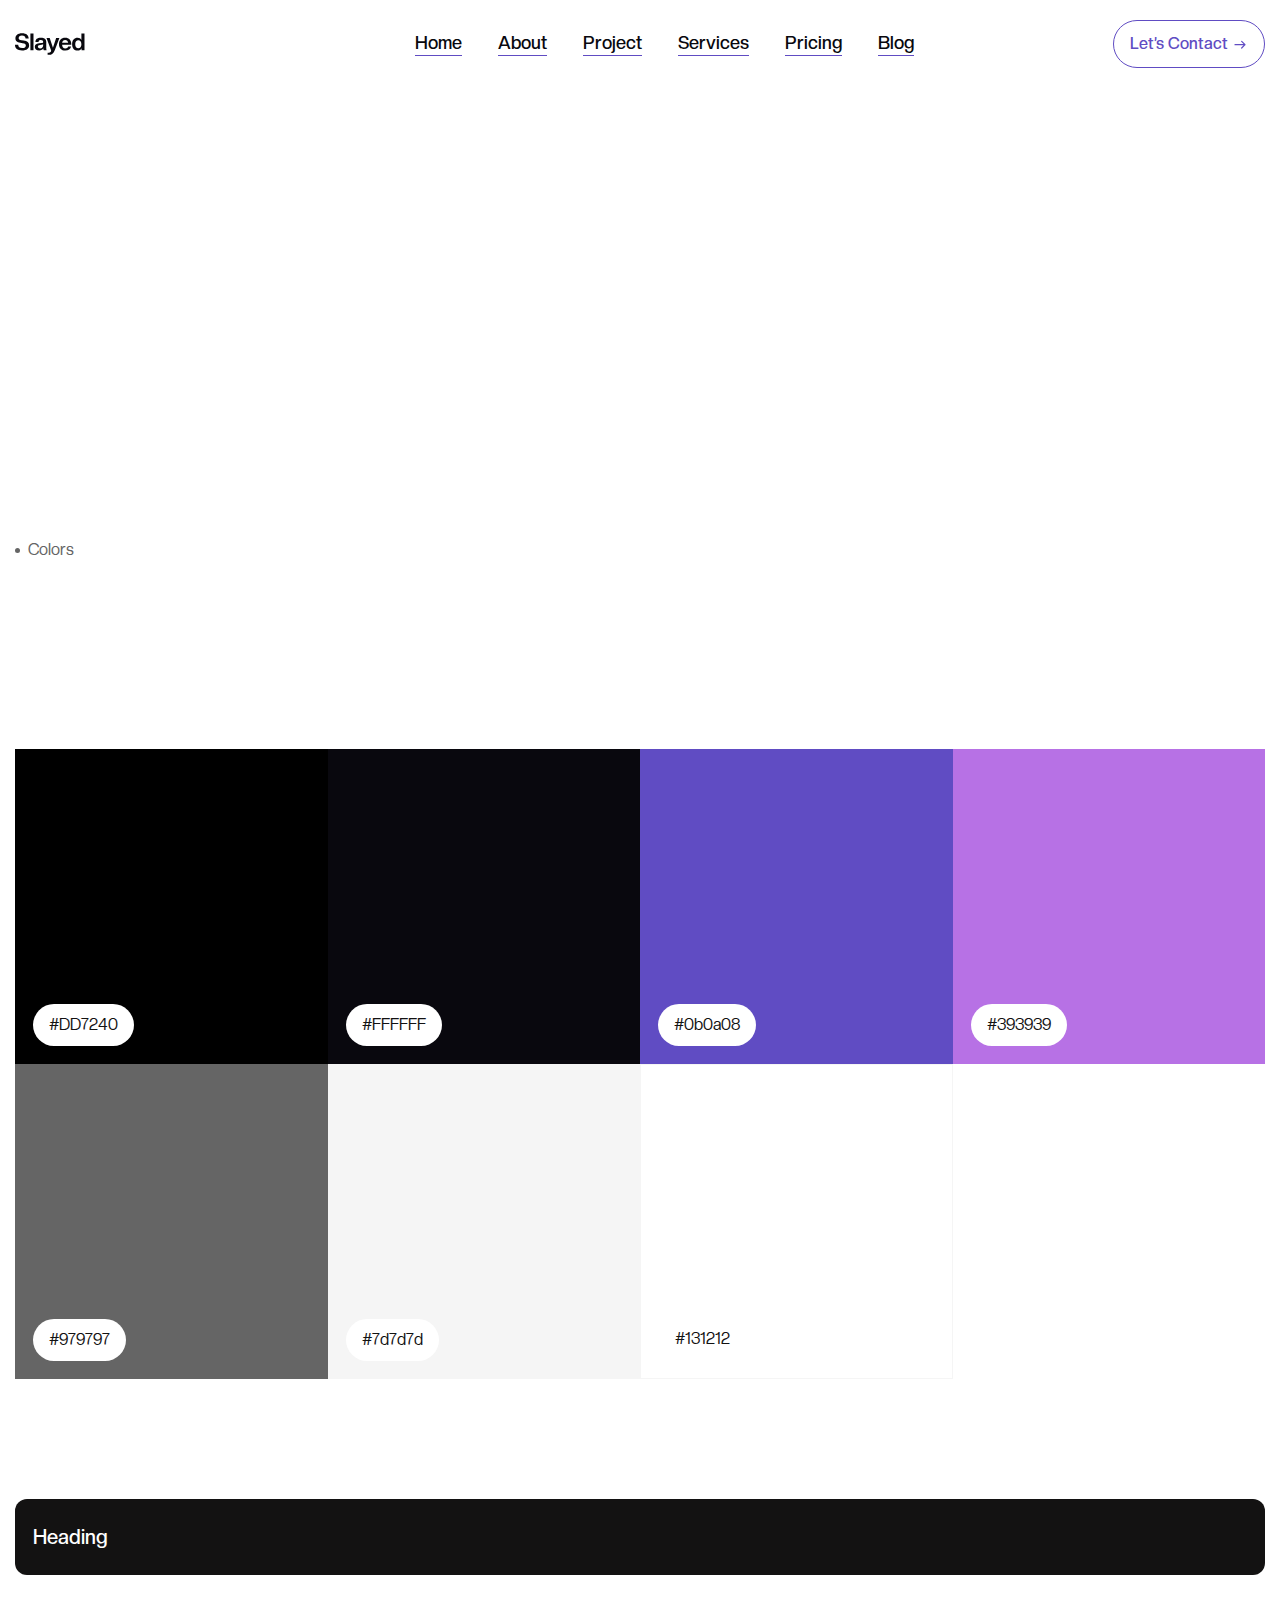
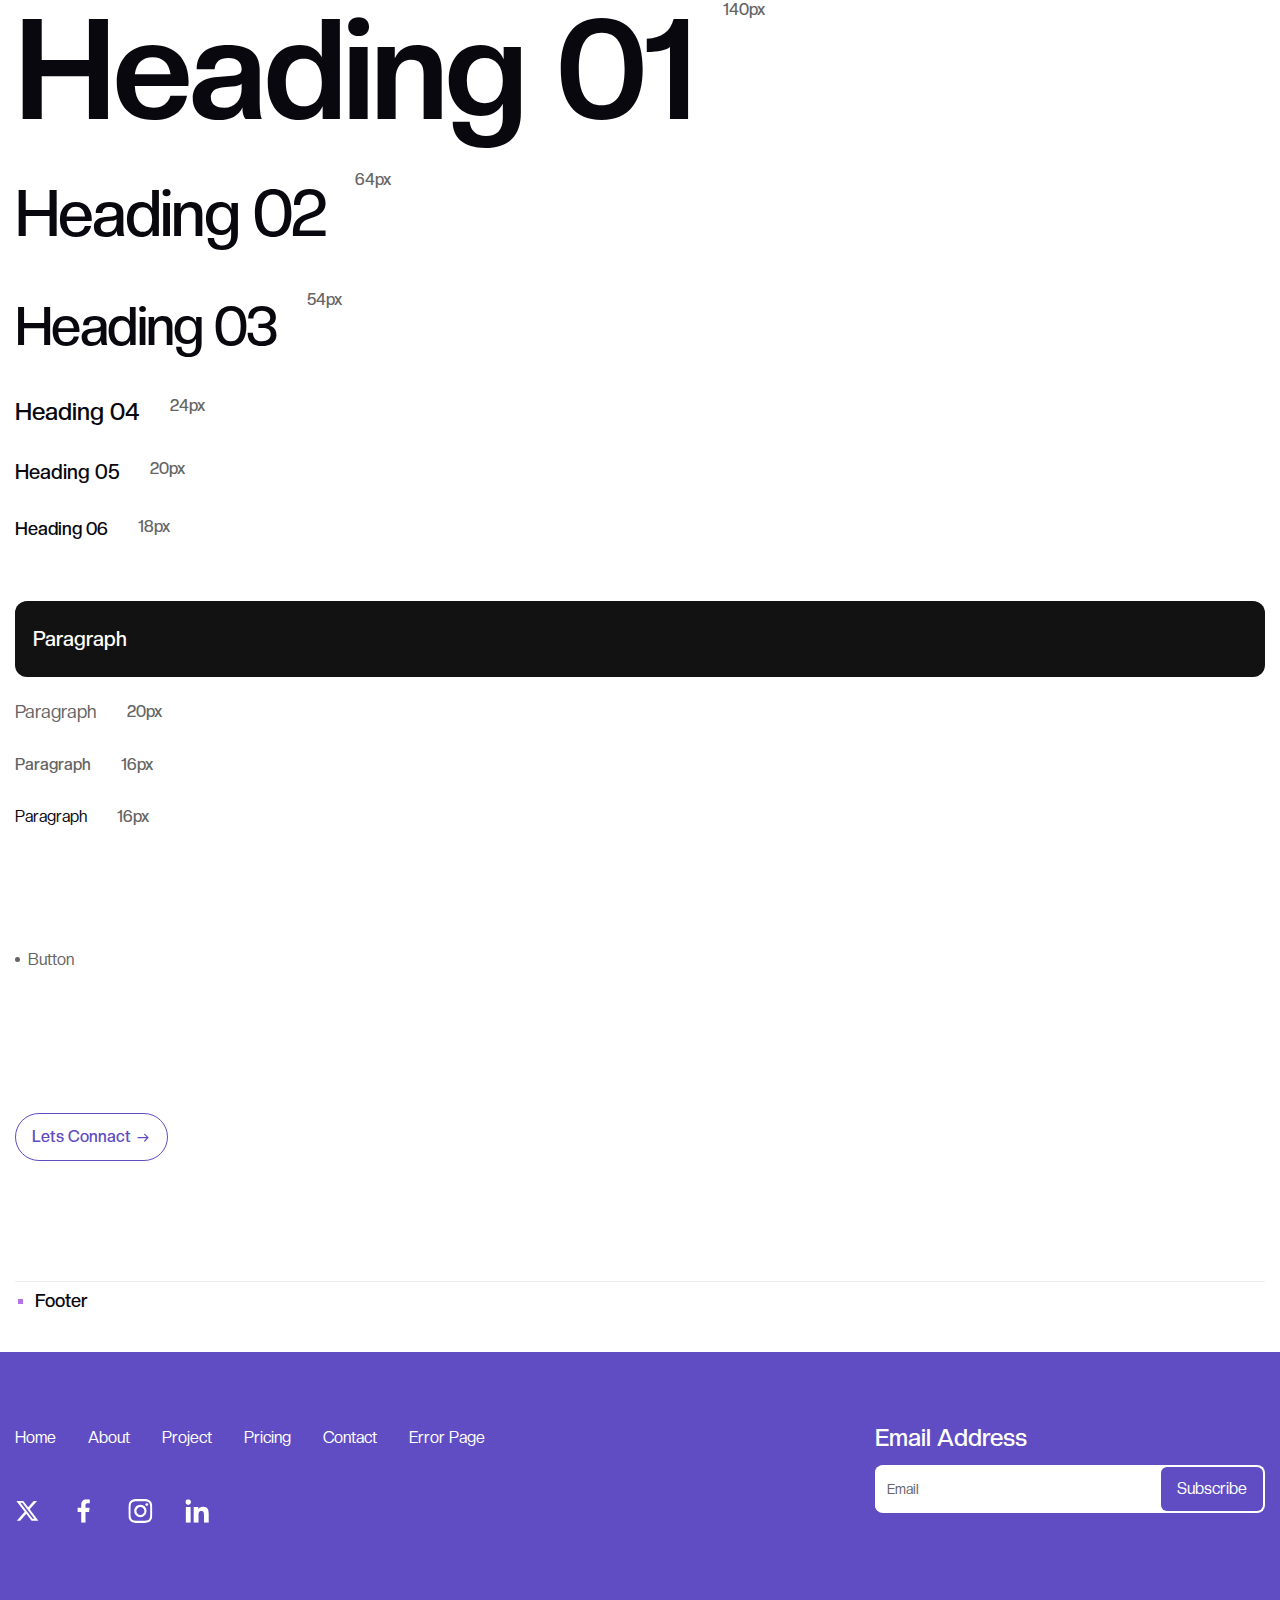
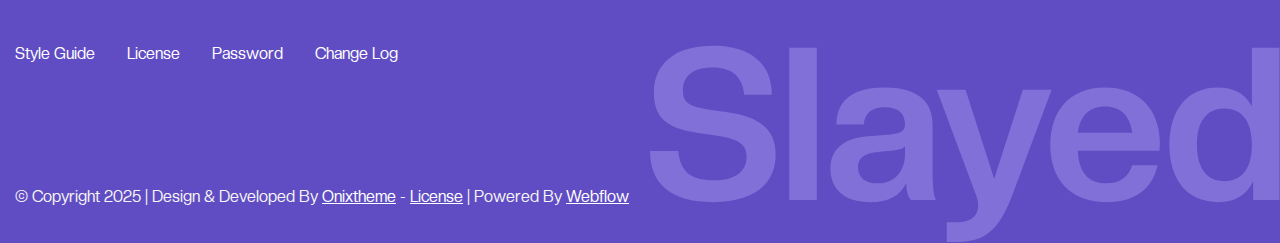
<file: template-pages/style-guide.html>
<!DOCTYPE html><!--  This site was created in Webflow. https://webflow.com  --><!--  Last Published: Fri Dec 26 2025 17:07:15 GMT+0000 (Coordinated Universal Time)  -->
<html data-wf-page="694aef77c600781df4d6ed44" data-wf-site="694aef74c600781df4d6ecb6" lang="en">
<head>
  <meta charset="utf-8">
  <title>Style Guide - Slayed Webflow HTML website template</title>
  <meta content="Slayed: A sleek and modern Webflow portfolio template designed to showcase your work, highlight skills, and make a lasting impression online." name="description">
  <meta content="Style Guide - Slayed Webflow HTML website template" property="og:title">
  <meta content="Slayed: A sleek and modern Webflow portfolio template designed to showcase your work, highlight skills, and make a lasting impression online." property="og:description">
  <meta content="https://cdn.prod.website-files.com/679483819d9e3571bda6479b/6935533e6e3197b77488176b_Social-share%20(1).webp" property="og:image">
  <meta content="Style Guide - Slayed Webflow HTML website template" property="twitter:title">
  <meta content="Slayed: A sleek and modern Webflow portfolio template designed to showcase your work, highlight skills, and make a lasting impression online." property="twitter:description">
  <meta content="https://cdn.prod.website-files.com/679483819d9e3571bda6479b/6935533e6e3197b77488176b_Social-share%20(1).webp" property="twitter:image">
  <meta property="og:type" content="website">
  <meta content="summary_large_image" name="twitter:card">
  <meta content="width=device-width, initial-scale=1" name="viewport">
  <meta content="Webflow" name="generator">
  <link href="../css/normalize.css" rel="stylesheet" type="text/css">
  <link href="../css/webflow.css" rel="stylesheet" type="text/css">
  <link href="../css/emres-ultra-awesome-site-38e8bd.webflow.css" rel="stylesheet" type="text/css">
  <script type="text/javascript">!function(o,c){var n=c.documentElement,t=" w-mod-";n.className+=t+"js",("ontouchstart"in o||o.DocumentTouch&&c instanceof DocumentTouch)&&(n.className+=t+"touch")}(window,document);</script>
  <link href="../images/favicon.svg" rel="shortcut icon" type="image/x-icon">
  <link href="../images/webclip.svg" rel="apple-touch-icon">
  <meta name="robots" content="noindex">
</head>
<body>
  <div class="page-wrapper">
    <div data-w-id="4ee1c7c7-ccc0-8ece-ce20-e04073e44387" class="navbar">
      <div data-w-id="4ee1c7c7-ccc0-8ece-ce20-e04073e44388" data-animation="default" data-collapse="medium" data-duration="400" data-easing="ease" data-easing2="ease" role="banner" class="navbar-no-shadow-container w-nav">
        <div class="container">
          <div class="navbar-wrapper">
            <div class="navber-wrap">
              <a href="../index.html" class="navbar-brand w-nav-brand"><img src="../images/Slayed.svg" loading="lazy" alt="" class="image"></a>
            </div>
            <nav role="navigation" class="nav-menu-wrapper w-nav-menu">
              <div class="navber-wrapper">
                <ul role="list" class="nav-menu w-list-unstyled">
                  <li>
                    <a data-w-id="4ee1c7c7-ccc0-8ece-ce20-e04073e44392" href="https://slayed-template.webflow.io/#Home" class="nav-link">Home</a>
                    <div class="line"></div>
                  </li>
                  <li>
                    <a data-w-id="4ee1c7c7-ccc0-8ece-ce20-e04073e44396" href="https://slayed-template.webflow.io/#About" class="nav-link">About</a>
                    <div class="line"></div>
                  </li>
                  <li>
                    <a data-w-id="4ee1c7c7-ccc0-8ece-ce20-e04073e4439a" href="https://slayed-template.webflow.io/#Project" class="nav-link">Project</a>
                    <div class="line"></div>
                  </li>
                  <li>
                    <a data-w-id="4ee1c7c7-ccc0-8ece-ce20-e04073e4439f" href="https://slayed-template.webflow.io/#Service" class="nav-link">Services</a>
                    <div class="line"></div>
                  </li>
                  <li>
                    <a data-w-id="4ee1c7c7-ccc0-8ece-ce20-e04073e443a7" href="https://slayed-template.webflow.io/#Pricing" class="nav-link">Pricing</a>
                    <div class="line"></div>
                  </li>
                  <li>
                    <a data-w-id="67e2b60c-adbb-1b0a-5d0e-9a3b41ddc1e8" href="../blogs.html" class="nav-link">Blog</a>
                    <div class="line"></div>
                  </li>
                </ul>
              </div>
            </nav>
            <div class="navber-menu-wrap">
              <a href="https://slayed-template.webflow.io/#Contact" class="primary-btn-wrap navber w-inline-block">
                <div class="text-wrap">
                  <div class="button-text">Let’s Contact</div>
                  <div class="button-text">Let’s Contact</div>
                </div>
                <div class="icon-wrapper"><img loading="lazy" src="../images/arrow-right.svg" alt="" class="arrow-01"><img loading="lazy" src="../images/arrow-right.svg" alt="" class="arrow-01"></div>
              </a>
              <div class="menu-button w-nav-button">
                <div data-w-id="4ee1c7c7-ccc0-8ece-ce20-e04073e443b5" data-is-ix2-target="1" data-animation-type="lottie" data-src="../documents/menu-bars-animation-1-1-1.json" data-loop="0" data-direction="1" data-autoplay="0" data-renderer="svg" data-default-duration="0" data-duration="0.9666666666666667" data-ix2-initial-state="0"></div>
              </div>
            </div>
          </div>
        </div>
      </div>
    </div>
    <section class="section style">
      <div class="w-layout-blockcontainer container w-container">
        <div data-w-id="4e71fbc2-530f-2cd4-0977-0e38e384f678" style="opacity:0" class="style-guide-top-wrapper">
          <h1>Style Guide</h1>
          <div class="style-guide-description">These are a collection of principles and techniques to assist you in creating websites with Webflow.</div>
        </div>
      </div>
    </section>
    <section class="section">
      <div class="w-layout-blockcontainer container w-container">
        <div class="style-guide-color-top-wrapper">
          <div class="style-guide-subtitle-wrapper">
            <div class="style-guide-dot-icon-2"></div>
            <div class="style-guide-subtitle">Colors</div>
          </div>
          <h2 data-w-id="4e71fbc2-530f-2cd4-0977-0e38e384f684" style="opacity:0">Color Styles</h2>
        </div>
        <div class="color-content-wrapper-2">
          <div data-w-id="4e71fbc2-530f-2cd4-0977-0e38e384f687" style="opacity:0" class="color-subtitle-2">Main Color</div>
          <div class="color-content-wrap">
            <div class="main-color-content-wrap-2">
              <div class="main-color-content-wrapper">
                <div class="main-color-code">#DD7240</div>
              </div>
            </div>
            <div class="main-color-content-wrap-2 _02">
              <div class="main-color-content-wrapper">
                <div class="main-color-code">#FFFFFF</div>
              </div>
            </div>
            <div class="main-color-content-wrap-2 _03">
              <div class="main-color-content-wrapper">
                <div class="main-color-code">#0b0a08</div>
              </div>
            </div>
            <div class="main-color-content-wrap-2 _05">
              <div class="main-color-content-wrapper">
                <div class="main-color-code">#393939</div>
              </div>
            </div>
            <div class="main-color-content-wrap-2 _04">
              <div class="main-color-content-wrapper">
                <div class="main-color-code">#979797</div>
              </div>
            </div>
            <div class="main-color-content-wrap-2 _07">
              <div class="main-color-content-wrapper">
                <div class="main-color-code">#7d7d7d</div>
              </div>
            </div>
            <div class="main-color-content-wrap-2 _06">
              <div class="main-color-content-wrapper">
                <div class="main-color-code">#131212</div>
              </div>
            </div>
          </div>
        </div>
      </div>
    </section>
    <section class="section">
      <div class="w-layout-blockcontainer container w-container">
        <div class="typography-title">
          <h3 class="title-heading">Heading</h3>
        </div>
        <div class="typography-content-wrapper">
          <div class="typography-content-wrap">
            <h1>Heading 01</h1>
            <div class="heading-details-text">140px</div>
          </div>
          <div class="typography-content-wrap">
            <h2>Heading 02</h2>
            <div class="heading-details-text">64px</div>
          </div>
          <div class="typography-content-wrap">
            <h3>Heading 03</h3>
            <div class="heading-details-text">54px</div>
          </div>
          <div class="typography-content-wrap">
            <h4>Heading 04</h4>
            <div class="heading-details-text">24px</div>
          </div>
          <div class="typography-content-wrap">
            <h5>Heading 05</h5>
            <div class="heading-details-text">20px</div>
          </div>
          <div class="typography-content-wrap">
            <h6>Heading 06</h6>
            <div class="heading-details-text">18px</div>
          </div>
        </div>
        <div class="typography-title _02">
          <h5 class="title-heading">Paragraph</h5>
        </div>
        <div class="typography-content-wrapper">
          <div class="typography-content-wrap">
            <div class="paragraph-large">Paragraph</div>
            <div class="heading-details-text">20px</div>
          </div>
          <div class="typography-content-wrap">
            <div class="paragraph-bold">Paragraph</div>
            <div class="heading-details-text">16px</div>
          </div>
          <div class="typography-content-wrap">
            <p class="paragraph-regular">Paragraph</p>
            <div class="heading-details-text">16px</div>
          </div>
        </div>
      </div>
    </section>
    <section class="section">
      <div class="w-layout-blockcontainer container w-container">
        <div class="style-guide-color-top-wrapper">
          <div class="style-guide-subtitle-wrapper">
            <div class="style-guide-dot-icon-2"></div>
            <div class="style-guide-subtitle">Button</div>
          </div>
          <h2 data-w-id="4e71fbc2-530f-2cd4-0977-0e38e384f6df" style="opacity:0">Button</h2>
        </div>
        <div class="all-button-wrapper">
          <a href="#email-form" data-w-id="511328fb-ea67-5517-1696-c8fe20b9361a" class="primary-btn-wrap navber w-inline-block">
            <div class="text-wrap">
              <div class="button-text">Lets Connact</div>
              <div class="button-text">Lets Connact</div>
            </div>
            <div class="icon-wrapper"><img loading="lazy" src="../images/arrow-right.svg" alt="" class="arrow-01"><img loading="lazy" src="../images/arrow-right.svg" alt="" class="arrow-01"></div>
          </a>
          <a href="https://splayd.webflow.io/#Contact" data-w-id="cae89565-e25b-e448-1e4b-ff116652fe3e" style="opacity:0" class="primary-btn-wrap navber w-inline-block">
            <div class="text-wrap">
              <div class="button-text">Let’s Contact</div>
              <div class="button-text">Let’s Contact</div>
            </div>
            <div class="icon-wrapper"><img loading="lazy" src="../images/arrow-right.svg" alt="" class="arrow-01"><img loading="lazy" src="../images/arrow-right.svg" alt="" class="arrow-01"></div>
          </a>
        </div>
      </div>
    </section>
    <div class="footer">
      <div class="w-layout-blockcontainer container w-container">
        <ul role="list" class="list">
          <li>
            <p class="section-title-style">Footer</p>
          </li>
        </ul>
      </div>
      <section class="footer-inner-wrap"><img src="../images/Slayed-1.svg" loading="lazy" data-w-id="9554a9ea-07d8-1f6f-0ff4-97a77fd82fe6" alt="" class="footer-image">
        <div class="w-layout-blockcontainer container v1 w-container">
          <div data-w-id="9554a9ea-07d8-1f6f-0ff4-97a77fd82ff5" class="footer-form-wrap">
            <div class="footer-items-wrap">
              <ul data-w-id="a0a5394d-b706-6cf2-1f02-9e93c1ac2496" role="list" class="footer-list v2">
                <li class="footer-list-item">
                  <a href="https://slayed-template.webflow.io/#Home" class="footer-link">Home</a>
                </li>
                <li class="footer-list-item">
                  <a href="https://slayed-template.webflow.io/#About" class="footer-link">About</a>
                </li>
                <li class="footer-list-item">
                  <a href="https://slayed-template.webflow.io/#Project" class="footer-link">Project</a>
                </li>
                <li class="footer-list-item">
                  <a href="https://slayed-template.webflow.io/#Pricing" class="footer-link">Pricing</a>
                </li>
                <li class="footer-list-item">
                  <a href="https://slayed-template.webflow.io/#Contact" class="footer-link">Contact</a>
                </li>
                <li class="footer-list-item">
                  <a href="../404.html" class="footer-link">Error Page</a>
                </li>
              </ul>
              <ul data-w-id="9554a9ea-07d8-1f6f-0ff4-97a77fd83003" role="list" class="footer-list left v1">
                <li class="footer-list-item">
                  <a href="https://x.com" class="social-link-block w-inline-block"><img src="../images/Social-Icons.svg" loading="lazy" alt="" class="social-image"></a>
                </li>
                <li class="footer-list-item">
                  <a href="https://www.facebook.com" class="social-link-block w-inline-block"><img src="../images/fi_20837.svg" loading="lazy" alt="" class="social-image"></a>
                </li>
                <li class="footer-list-item">
                  <a href="https://www.instagram.com." class="social-link-block w-inline-block"><img src="../images/Social-Icons-1.svg" loading="lazy" alt="" class="social-image"></a>
                </li>
                <li class="footer-list-item">
                  <a href="https://www.linkedin.com." class="social-link-block w-inline-block"><img src="../images/fi_2111532.svg" loading="lazy" alt="" class="social-image"></a>
                </li>
              </ul>
              <ul data-w-id="9554a9ea-07d8-1f6f-0ff4-97a77fd82fe8" role="list" class="footer-list v1">
                <li class="footer-list-item">
                  <a href="../template-pages/style-guide.html" aria-current="page" class="footer-link w--current">Style Guide</a>
                </li>
                <li class="footer-list-item">
                  <a href="../template-pages/license.html" class="footer-link">License</a>
                </li>
                <li class="footer-list-item">
                  <a href="../401.html" class="footer-link">Password</a>
                </li>
                <li class="footer-list-item">
                  <a href="../template-pages/changelog.html" class="footer-link">Change Log</a>
                </li>
              </ul>
            </div>
            <div class="form-block v1 w-form">
              <form id="email-form" name="email-form" data-name="Email Form" method="get" class="footer-block" data-wf-page-id="694aef77c600781df4d6ed44" data-wf-element-id="9554a9ea-07d8-1f6f-0ff4-97a77fd82ff7"><label for="email-3" class="footer-block-title">Email Address</label>
                <div class="footer-input-wrap"><input class="footer-input-box w-input" maxlength="256" name="email-2" data-name="Email 2" placeholder="Email" type="email" id="Subscribe-Email" required=""><input type="submit" data-wait="Please wait..." class="footer-form-btn w-button" value="Subscribe"></div>
              </form>
              <div class="success-message w-form-done">
                <div>Thank you! Your submission has been received!</div>
              </div>
              <div class="error-message w-form-fail">
                <div>Oops! Something went wrong while submitting the form.</div>
              </div>
            </div>
          </div>
          <div class="footer-bottom-wrap">
            <p data-w-id="9554a9ea-07d8-1f6f-0ff4-97a77fd83024" class="footer-copy-write-text">© Copyright 2025 | Design &amp; Developed By <a href="https://onixtheme.com/" target="_blank" class="footer-link v1">Onixtheme</a> - <a href="../template-pages/license.html" class="footer-link v1">License</a> | Powered By <a href="https://webflow.com/" target="_blank" class="footer-link v1">Webflow</a>
            </p>
          </div>
        </div>
      </section>
    </div>
  </div>
  <script src="https://d3e54v103j8qbb.cloudfront.net/js/jquery-3.5.1.min.dc5e7f18c8.js?site=694aef74c600781df4d6ecb6" type="text/javascript" integrity="sha256-9/aliU8dGd2tb6OSsuzixeV4y/faTqgFtohetphbbj0=" crossorigin="anonymous"></script>
  <script src="../js/webflow.js" type="text/javascript"></script>
</body>
</html>
</file>
<file: css/webflow.css>
@font-face {
  font-family: 'webflow-icons';
  src: url("[data-uri]") format('truetype');
  font-weight: normal;
  font-style: normal;
}
[class^="w-icon-"],
[class*=" w-icon-"] {
  /* use !important to prevent issues with browser extensions that change fonts */
  font-family: 'webflow-icons' !important;
  speak: none;
  font-style: normal;
  font-weight: normal;
  font-variant: normal;
  text-transform: none;
  line-height: 1;
  /* Better Font Rendering =========== */
  -webkit-font-smoothing: antialiased;
  -moz-osx-font-smoothing: grayscale;
}
.w-icon-slider-right:before {
  content: "\e600";
}
.w-icon-slider-left:before {
  content: "\e601";
}
.w-icon-nav-menu:before {
  content: "\e602";
}
.w-icon-arrow-down:before,
.w-icon-dropdown-toggle:before {
  content: "\e603";
}
.w-icon-file-upload-remove:before {
  content: "\e900";
}
.w-icon-file-upload-icon:before {
  content: "\e903";
}
* {
  -webkit-box-sizing: border-box;
  -moz-box-sizing: border-box;
  box-sizing: border-box;
}
html {
  height: 100%;
}
body {
  margin: 0;
  min-height: 100%;
  background-color: #fff;
  font-family: Arial, sans-serif;
  font-size: 14px;
  line-height: 20px;
  color: #333;
}
img {
  max-width: 100%;
  vertical-align: middle;
  display: inline-block;
}
html.w-mod-touch * {
  background-attachment: scroll !important;
}
.w-block {
  display: block;
}
.w-inline-block {
  max-width: 100%;
  display: inline-block;
}
.w-clearfix:before,
.w-clearfix:after {
  content: " ";
  display: table;
  grid-column-start: 1;
  grid-row-start: 1;
  grid-column-end: 2;
  grid-row-end: 2;
}
.w-clearfix:after {
  clear: both;
}
.w-hidden {
  display: none;
}
.w-button {
  display: inline-block;
  padding: 9px 15px;
  background-color: #3898EC;
  color: white;
  border: 0;
  line-height: inherit;
  text-decoration: none;
  cursor: pointer;
  border-radius: 0;
}
input.w-button {
  -webkit-appearance: button;
}
html[data-w-dynpage] [data-w-cloak] {
  color: transparent !important;
}
.w-code-block {
  margin: unset;
}
pre.w-code-block code {
  all: inherit;
}
.w-optimization {
  display: contents;
}
.w-webflow-badge,
.w-webflow-badge > img {
  box-sizing: unset;
  width: unset;
  height: unset;
  max-height: unset;
  max-width: unset;
  min-height: unset;
  min-width: unset;
  margin: unset;
  padding: unset;
  float: unset;
  clear: unset;
  border: unset;
  border-radius: unset;
  background: unset;
  background-image: unset;
  background-position: unset;
  background-size: unset;
  background-repeat: unset;
  background-origin: unset;
  background-clip: unset;
  background-attachment: unset;
  background-color: unset;
  box-shadow: unset;
  transform: unset;
  transition: unset;
  direction: unset;
  font-family: unset;
  font-weight: unset;
  color: unset;
  font-size: unset;
  line-height: unset;
  font-style: unset;
  font-variant: unset;
  text-align: unset;
  letter-spacing: unset;
  text-decoration: unset;
  text-indent: unset;
  text-transform: unset;
  list-style-type: unset;
  text-shadow: unset;
  vertical-align: unset;
  cursor: unset;
  white-space: unset;
  word-break: unset;
  word-spacing: unset;
  word-wrap: unset;
}
.w-webflow-badge {
  position: fixed !important;
  display: inline-block !important;
  visibility: visible !important;
  opacity: 1 !important;
  z-index: 2147483647 !important;
  top: auto !important;
  right: 12px !important;
  bottom: 12px !important;
  left: auto !important;
  color: #aaadb0 !important;
  background-color: #fff !important;
  border-radius: 3px !important;
  padding: 6px !important;
  font-size: 12px !important;
  line-height: 14px !important;
  text-decoration: none !important;
  transform: none !important;
  margin: 0 !important;
  width: auto !important;
  height: auto !important;
  overflow: unset !important;
  white-space: nowrap;
  box-shadow: 0 0 0 1px rgba(0, 0, 0, 0.1), 0px 1px 3px rgba(0, 0, 0, 0.1);
  cursor: pointer;
}
.w-webflow-badge > img {
  position: unset;
  display: inline-block !important;
  visibility: unset !important;
  opacity: 1 !important;
  vertical-align: middle !important;
}
h1,
h2,
h3,
h4,
h5,
h6 {
  font-weight: bold;
  margin-bottom: 10px;
}
h1 {
  font-size: 38px;
  line-height: 44px;
  margin-top: 20px;
}
h2 {
  font-size: 32px;
  line-height: 36px;
  margin-top: 20px;
}
h3 {
  font-size: 24px;
  line-height: 30px;
  margin-top: 20px;
}
h4 {
  font-size: 18px;
  line-height: 24px;
  margin-top: 10px;
}
h5 {
  font-size: 14px;
  line-height: 20px;
  margin-top: 10px;
}
h6 {
  font-size: 12px;
  line-height: 18px;
  margin-top: 10px;
}
p {
  margin-top: 0;
  margin-bottom: 10px;
}
blockquote {
  margin: 0 0 10px 0;
  padding: 10px 20px;
  border-left: 5px solid #E2E2E2;
  font-size: 18px;
  line-height: 22px;
}
figure {
  margin: 0;
  margin-bottom: 10px;
}
figcaption {
  margin-top: 5px;
  text-align: center;
}
ul,
ol {
  margin-top: 0px;
  margin-bottom: 10px;
  padding-left: 40px;
}
.w-list-unstyled {
  padding-left: 0;
  list-style: none;
}
.w-embed:before,
.w-embed:after {
  content: " ";
  display: table;
  grid-column-start: 1;
  grid-row-start: 1;
  grid-column-end: 2;
  grid-row-end: 2;
}
.w-embed:after {
  clear: both;
}
.w-video {
  width: 100%;
  position: relative;
  padding: 0;
}
.w-video iframe,
.w-video object,
.w-video embed {
  position: absolute;
  top: 0;
  left: 0;
  width: 100%;
  height: 100%;
  border: none;
}
fieldset {
  padding: 0;
  margin: 0;
  border: 0;
}
button,
[type='button'],
[type='reset'] {
  border: 0;
  cursor: pointer;
  -webkit-appearance: button;
}
.w-form {
  margin: 0 0 15px;
}
.w-form-done {
  display: none;
  padding: 20px;
  text-align: center;
  background-color: #dddddd;
}
.w-form-fail {
  display: none;
  margin-top: 10px;
  padding: 10px;
  background-color: #ffdede;
}
label {
  display: block;
  margin-bottom: 5px;
  font-weight: bold;
}
.w-input,
.w-select {
  display: block;
  width: 100%;
  height: 38px;
  padding: 8px 12px;
  margin-bottom: 10px;
  font-size: 14px;
  line-height: 1.42857143;
  color: #333333;
  vertical-align: middle;
  background-color: #ffffff;
  border: 1px solid #cccccc;
}
.w-input::placeholder,
.w-select::placeholder {
  color: #999;
}
.w-input:focus,
.w-select:focus {
  border-color: #3898EC;
  outline: 0;
}
.w-input[disabled],
.w-select[disabled],
.w-input[readonly],
.w-select[readonly],
fieldset[disabled] .w-input,
fieldset[disabled] .w-select {
  cursor: not-allowed;
}
.w-input[disabled]:not(.w-input-disabled),
.w-select[disabled]:not(.w-input-disabled),
.w-input[readonly],
.w-select[readonly],
fieldset[disabled]:not(.w-input-disabled) .w-input,
fieldset[disabled]:not(.w-input-disabled) .w-select {
  background-color: #eeeeee;
}
textarea.w-input,
textarea.w-select {
  height: auto;
}
.w-select {
  background-color: #f3f3f3;
}
.w-select[multiple] {
  height: auto;
}
.w-form-label {
  display: inline-block;
  cursor: pointer;
  font-weight: normal;
  margin-bottom: 0px;
}
.w-radio {
  display: block;
  margin-bottom: 5px;
  padding-left: 20px;
}
.w-radio:before,
.w-radio:after {
  content: " ";
  display: table;
  grid-column-start: 1;
  grid-row-start: 1;
  grid-column-end: 2;
  grid-row-end: 2;
}
.w-radio:after {
  clear: both;
}
.w-radio-input {
  margin: 4px 0 0;
  line-height: normal;
  float: left;
  margin-left: -20px;
}
.w-radio-input {
  margin-top: 3px;
}
.w-file-upload {
  display: block;
  margin-bottom: 10px;
}
.w-file-upload-input {
  width: 0.1px;
  height: 0.1px;
  opacity: 0;
  overflow: hidden;
  position: absolute;
  z-index: -100;
}
.w-file-upload-default,
.w-file-upload-uploading,
.w-file-upload-success {
  display: inline-block;
  color: #333333;
}
.w-file-upload-error {
  display: block;
  margin-top: 10px;
}
.w-file-upload-default.w-hidden,
.w-file-upload-uploading.w-hidden,
.w-file-upload-error.w-hidden,
.w-file-upload-success.w-hidden {
  display: none;
}
.w-file-upload-uploading-btn {
  display: flex;
  font-size: 14px;
  font-weight: normal;
  cursor: pointer;
  margin: 0;
  padding: 8px 12px;
  border: 1px solid #cccccc;
  background-color: #fafafa;
}
.w-file-upload-file {
  display: flex;
  flex-grow: 1;
  justify-content: space-between;
  margin: 0;
  padding: 8px 9px 8px 11px;
  border: 1px solid #cccccc;
  background-color: #fafafa;
}
.w-file-upload-file-name {
  font-size: 14px;
  font-weight: normal;
  display: block;
}
.w-file-remove-link {
  margin-top: 3px;
  margin-left: 10px;
  width: auto;
  height: auto;
  padding: 3px;
  display: block;
  cursor: pointer;
}
.w-icon-file-upload-remove {
  margin: auto;
  font-size: 10px;
}
.w-file-upload-error-msg {
  display: inline-block;
  color: #ea384c;
  padding: 2px 0;
}
.w-file-upload-info {
  display: inline-block;
  line-height: 38px;
  padding: 0 12px;
}
.w-file-upload-label {
  display: inline-block;
  font-size: 14px;
  font-weight: normal;
  cursor: pointer;
  margin: 0;
  padding: 8px 12px;
  border: 1px solid #cccccc;
  background-color: #fafafa;
}
.w-icon-file-upload-icon,
.w-icon-file-upload-uploading {
  display: inline-block;
  margin-right: 8px;
  width: 20px;
}
.w-icon-file-upload-uploading {
  height: 20px;
}
.w-container {
  margin-left: auto;
  margin-right: auto;
  max-width: 940px;
}
.w-container:before,
.w-container:after {
  content: " ";
  display: table;
  grid-column-start: 1;
  grid-row-start: 1;
  grid-column-end: 2;
  grid-row-end: 2;
}
.w-container:after {
  clear: both;
}
.w-container .w-row {
  margin-left: -10px;
  margin-right: -10px;
}
.w-row:before,
.w-row:after {
  content: " ";
  display: table;
  grid-column-start: 1;
  grid-row-start: 1;
  grid-column-end: 2;
  grid-row-end: 2;
}
.w-row:after {
  clear: both;
}
.w-row .w-row {
  margin-left: 0;
  margin-right: 0;
}
.w-col {
  position: relative;
  float: left;
  width: 100%;
  min-height: 1px;
  padding-left: 10px;
  padding-right: 10px;
}
.w-col .w-col {
  padding-left: 0;
  padding-right: 0;
}
.w-col-1 {
  width: 8.33333333%;
}
.w-col-2 {
  width: 16.66666667%;
}
.w-col-3 {
  width: 25%;
}
.w-col-4 {
  width: 33.33333333%;
}
.w-col-5 {
  width: 41.66666667%;
}
.w-col-6 {
  width: 50%;
}
.w-col-7 {
  width: 58.33333333%;
}
.w-col-8 {
  width: 66.66666667%;
}
.w-col-9 {
  width: 75%;
}
.w-col-10 {
  width: 83.33333333%;
}
.w-col-11 {
  width: 91.66666667%;
}
.w-col-12 {
  width: 100%;
}
.w-hidden-main {
  display: none !important;
}
@media screen and (max-width: 991px) {
  .w-container {
    max-width: 728px;
  }
  .w-hidden-main {
    display: inherit !important;
  }
  .w-hidden-medium {
    display: none !important;
  }
  .w-col-medium-1 {
    width: 8.33333333%;
  }
  .w-col-medium-2 {
    width: 16.66666667%;
  }
  .w-col-medium-3 {
    width: 25%;
  }
  .w-col-medium-4 {
    width: 33.33333333%;
  }
  .w-col-medium-5 {
    width: 41.66666667%;
  }
  .w-col-medium-6 {
    width: 50%;
  }
  .w-col-medium-7 {
    width: 58.33333333%;
  }
  .w-col-medium-8 {
    width: 66.66666667%;
  }
  .w-col-medium-9 {
    width: 75%;
  }
  .w-col-medium-10 {
    width: 83.33333333%;
  }
  .w-col-medium-11 {
    width: 91.66666667%;
  }
  .w-col-medium-12 {
    width: 100%;
  }
  .w-col-stack {
    width: 100%;
    left: auto;
    right: auto;
  }
}
@media screen and (max-width: 767px) {
  .w-hidden-main {
    display: inherit !important;
  }
  .w-hidden-medium {
    display: inherit !important;
  }
  .w-hidden-small {
    display: none !important;
  }
  .w-row,
  .w-container .w-row {
    margin-left: 0;
    margin-right: 0;
  }
  .w-col {
    width: 100%;
    left: auto;
    right: auto;
  }
  .w-col-small-1 {
    width: 8.33333333%;
  }
  .w-col-small-2 {
    width: 16.66666667%;
  }
  .w-col-small-3 {
    width: 25%;
  }
  .w-col-small-4 {
    width: 33.33333333%;
  }
  .w-col-small-5 {
    width: 41.66666667%;
  }
  .w-col-small-6 {
    width: 50%;
  }
  .w-col-small-7 {
    width: 58.33333333%;
  }
  .w-col-small-8 {
    width: 66.66666667%;
  }
  .w-col-small-9 {
    width: 75%;
  }
  .w-col-small-10 {
    width: 83.33333333%;
  }
  .w-col-small-11 {
    width: 91.66666667%;
  }
  .w-col-small-12 {
    width: 100%;
  }
}
@media screen and (max-width: 479px) {
  .w-container {
    max-width: none;
  }
  .w-hidden-main {
    display: inherit !important;
  }
  .w-hidden-medium {
    display: inherit !important;
  }
  .w-hidden-small {
    display: inherit !important;
  }
  .w-hidden-tiny {
    display: none !important;
  }
  .w-col {
    width: 100%;
  }
  .w-col-tiny-1 {
    width: 8.33333333%;
  }
  .w-col-tiny-2 {
    width: 16.66666667%;
  }
  .w-col-tiny-3 {
    width: 25%;
  }
  .w-col-tiny-4 {
    width: 33.33333333%;
  }
  .w-col-tiny-5 {
    width: 41.66666667%;
  }
  .w-col-tiny-6 {
    width: 50%;
  }
  .w-col-tiny-7 {
    width: 58.33333333%;
  }
  .w-col-tiny-8 {
    width: 66.66666667%;
  }
  .w-col-tiny-9 {
    width: 75%;
  }
  .w-col-tiny-10 {
    width: 83.33333333%;
  }
  .w-col-tiny-11 {
    width: 91.66666667%;
  }
  .w-col-tiny-12 {
    width: 100%;
  }
}
.w-widget {
  position: relative;
}
.w-widget-map {
  width: 100%;
  height: 400px;
}
.w-widget-map label {
  width: auto;
  display: inline;
}
.w-widget-map img {
  max-width: inherit;
}
.w-widget-map .gm-style-iw {
  text-align: center;
}
.w-widget-map .gm-style-iw > button {
  display: none !important;
}
.w-widget-twitter {
  overflow: hidden;
}
.w-widget-twitter-count-shim {
  display: inline-block;
  vertical-align: top;
  position: relative;
  width: 28px;
  height: 20px;
  text-align: center;
  background: white;
  border: #758696 solid 1px;
  border-radius: 3px;
}
.w-widget-twitter-count-shim * {
  pointer-events: none;
  user-select: none;
}
.w-widget-twitter-count-shim .w-widget-twitter-count-inner {
  position: relative;
  font-size: 15px;
  line-height: 12px;
  text-align: center;
  color: #999;
  font-family: serif;
}
.w-widget-twitter-count-shim .w-widget-twitter-count-clear {
  position: relative;
  display: block;
}
.w-widget-twitter-count-shim.w--large {
  width: 36px;
  height: 28px;
}
.w-widget-twitter-count-shim.w--large .w-widget-twitter-count-inner {
  font-size: 18px;
  line-height: 18px;
}
.w-widget-twitter-count-shim:not(.w--vertical) {
  margin-left: 5px;
  margin-right: 8px;
}
.w-widget-twitter-count-shim:not(.w--vertical).w--large {
  margin-left: 6px;
}
.w-widget-twitter-count-shim:not(.w--vertical):before,
.w-widget-twitter-count-shim:not(.w--vertical):after {
  top: 50%;
  left: 0;
  border: solid transparent;
  content: ' ';
  height: 0;
  width: 0;
  position: absolute;
  pointer-events: none;
}
.w-widget-twitter-count-shim:not(.w--vertical):before {
  border-color: rgba(117, 134, 150, 0);
  border-right-color: #5d6c7b;
  border-width: 4px;
  margin-left: -9px;
  margin-top: -4px;
}
.w-widget-twitter-count-shim:not(.w--vertical).w--large:before {
  border-width: 5px;
  margin-left: -10px;
  margin-top: -5px;
}
.w-widget-twitter-count-shim:not(.w--vertical):after {
  border-color: rgba(255, 255, 255, 0);
  border-right-color: white;
  border-width: 4px;
  margin-left: -8px;
  margin-top: -4px;
}
.w-widget-twitter-count-shim:not(.w--vertical).w--large:after {
  border-width: 5px;
  margin-left: -9px;
  margin-top: -5px;
}
.w-widget-twitter-count-shim.w--vertical {
  width: 61px;
  height: 33px;
  margin-bottom: 8px;
}
.w-widget-twitter-count-shim.w--vertical:before,
.w-widget-twitter-count-shim.w--vertical:after {
  top: 100%;
  left: 50%;
  border: solid transparent;
  content: ' ';
  height: 0;
  width: 0;
  position: absolute;
  pointer-events: none;
}
.w-widget-twitter-count-shim.w--vertical:before {
  border-color: rgba(117, 134, 150, 0);
  border-top-color: #5d6c7b;
  border-width: 5px;
  margin-left: -5px;
}
.w-widget-twitter-count-shim.w--vertical:after {
  border-color: rgba(255, 255, 255, 0);
  border-top-color: white;
  border-width: 4px;
  margin-left: -4px;
}
.w-widget-twitter-count-shim.w--vertical .w-widget-twitter-count-inner {
  font-size: 18px;
  line-height: 22px;
}
.w-widget-twitter-count-shim.w--vertical.w--large {
  width: 76px;
}
.w-background-video {
  position: relative;
  overflow: hidden;
  height: 500px;
  color: white;
}
.w-background-video > video {
  background-size: cover;
  background-position: 50% 50%;
  position: absolute;
  margin: auto;
  width: 100%;
  height: 100%;
  right: -100%;
  bottom: -100%;
  top: -100%;
  left: -100%;
  object-fit: cover;
  z-index: -100;
}
.w-background-video > video::-webkit-media-controls-start-playback-button {
  display: none !important;
  -webkit-appearance: none;
}
.w-background-video--control {
  position: absolute;
  bottom: 1em;
  right: 1em;
  background-color: transparent;
  padding: 0;
}
.w-background-video--control > [hidden] {
  display: none !important;
}
.w-slider {
  position: relative;
  height: 300px;
  text-align: center;
  background: #dddddd;
  clear: both;
  -webkit-tap-highlight-color: rgba(0, 0, 0, 0);
  tap-highlight-color: rgba(0, 0, 0, 0);
}
.w-slider-mask {
  position: relative;
  display: block;
  overflow: hidden;
  z-index: 1;
  left: 0;
  right: 0;
  height: 100%;
  white-space: nowrap;
}
.w-slide {
  position: relative;
  display: inline-block;
  vertical-align: top;
  width: 100%;
  height: 100%;
  white-space: normal;
  text-align: left;
}
.w-slider-nav {
  position: absolute;
  z-index: 2;
  top: auto;
  right: 0;
  bottom: 0;
  left: 0;
  margin: auto;
  padding-top: 10px;
  height: 40px;
  text-align: center;
  -webkit-tap-highlight-color: rgba(0, 0, 0, 0);
  tap-highlight-color: rgba(0, 0, 0, 0);
}
.w-slider-nav.w-round > div {
  border-radius: 100%;
}
.w-slider-nav.w-num > div {
  width: auto;
  height: auto;
  padding: 0.2em 0.5em;
  font-size: inherit;
  line-height: inherit;
}
.w-slider-nav.w-shadow > div {
  box-shadow: 0 0 3px rgba(51, 51, 51, 0.4);
}
.w-slider-nav-invert {
  color: #fff;
}
.w-slider-nav-invert > div {
  background-color: rgba(34, 34, 34, 0.4);
}
.w-slider-nav-invert > div.w-active {
  background-color: #222;
}
.w-slider-dot {
  position: relative;
  display: inline-block;
  width: 1em;
  height: 1em;
  background-color: rgba(255, 255, 255, 0.4);
  cursor: pointer;
  margin: 0 3px 0.5em;
  transition: background-color 100ms, color 100ms;
}
.w-slider-dot.w-active {
  background-color: #fff;
}
.w-slider-dot:focus {
  outline: none;
  box-shadow: 0px 0px 0px 2px #fff;
}
.w-slider-dot:focus.w-active {
  box-shadow: none;
}
.w-slider-arrow-left,
.w-slider-arrow-right {
  position: absolute;
  width: 80px;
  top: 0;
  right: 0;
  bottom: 0;
  left: 0;
  margin: auto;
  cursor: pointer;
  overflow: hidden;
  color: white;
  font-size: 40px;
  -webkit-tap-highlight-color: rgba(0, 0, 0, 0);
  tap-highlight-color: rgba(0, 0, 0, 0);
  user-select: none;
}
.w-slider-arrow-left [class^='w-icon-'],
.w-slider-arrow-right [class^='w-icon-'],
.w-slider-arrow-left [class*=' w-icon-'],
.w-slider-arrow-right [class*=' w-icon-'] {
  position: absolute;
}
.w-slider-arrow-left:focus,
.w-slider-arrow-right:focus {
  outline: 0;
}
.w-slider-arrow-left {
  z-index: 3;
  right: auto;
}
.w-slider-arrow-right {
  z-index: 4;
  left: auto;
}
.w-icon-slider-left,
.w-icon-slider-right {
  top: 0;
  right: 0;
  bottom: 0;
  left: 0;
  margin: auto;
  width: 1em;
  height: 1em;
}
.w-slider-aria-label {
  border: 0;
  clip: rect(0 0 0 0);
  height: 1px;
  margin: -1px;
  overflow: hidden;
  padding: 0;
  position: absolute;
  width: 1px;
}
.w-slider-force-show {
  display: block !important;
}
.w-dropdown {
  display: inline-block;
  position: relative;
  text-align: left;
  margin-left: auto;
  margin-right: auto;
  z-index: 900;
}
.w-dropdown-btn,
.w-dropdown-toggle,
.w-dropdown-link {
  position: relative;
  vertical-align: top;
  text-decoration: none;
  color: #222222;
  padding: 20px;
  text-align: left;
  margin-left: auto;
  margin-right: auto;
  white-space: nowrap;
}
.w-dropdown-toggle {
  user-select: none;
  display: inline-block;
  cursor: pointer;
  padding-right: 40px;
}
.w-dropdown-toggle:focus {
  outline: 0;
}
.w-icon-dropdown-toggle {
  position: absolute;
  top: 0;
  right: 0;
  bottom: 0;
  margin: auto;
  margin-right: 20px;
  width: 1em;
  height: 1em;
}
.w-dropdown-list {
  position: absolute;
  background: #dddddd;
  display: none;
  min-width: 100%;
}
.w-dropdown-list.w--open {
  display: block;
}
.w-dropdown-link {
  padding: 10px 20px;
  display: block;
  color: #222222;
}
.w-dropdown-link.w--current {
  color: #0082f3;
}
.w-dropdown-link:focus {
  outline: 0;
}
@media screen and (max-width: 767px) {
  .w-nav-brand {
    padding-left: 10px;
  }
}
/**
 * ## Note
 * Safari (on both iOS and OS X) does not handle viewport units (vh, vw) well.
 * For example percentage units do not work on descendants of elements that
 * have any dimensions expressed in viewport units. It also doesn’t handle them at
 * all in `calc()`.
 */
/**
 * Wrapper around all lightbox elements
 *
 * 1. Since the lightbox can receive focus, IE also gives it an outline.
 * 2. Fixes flickering on Chrome when a transition is in progress
 *    underneath the lightbox.
 */
.w-lightbox-backdrop {
  cursor: auto;
  font-style: normal;
  letter-spacing: normal;
  list-style: disc;
  text-indent: 0;
  text-shadow: none;
  text-transform: none;
  visibility: visible;
  white-space: normal;
  word-break: normal;
  word-spacing: normal;
  word-wrap: normal;
  position: fixed;
  top: 0;
  right: 0;
  bottom: 0;
  left: 0;
  color: #fff;
  font-family: "Helvetica Neue", Helvetica, Ubuntu, "Segoe UI", Verdana, sans-serif;
  font-size: 17px;
  line-height: 1.2;
  font-weight: 300;
  text-align: center;
  background: rgba(0, 0, 0, 0.9);
  z-index: 2000;
  outline: 0;
  /* 1 */
  opacity: 0;
  -webkit-user-select: none;
  -moz-user-select: none;
  -webkit-tap-highlight-color: transparent;
  -webkit-transform: translate(0, 0);
  /* 2 */
}
/**
 * Neat trick to bind the rubberband effect to our canvas instead of the whole
 * document on iOS. It also prevents a bug that causes the document underneath to scroll.
 */
.w-lightbox-backdrop,
.w-lightbox-container {
  height: 100%;
  overflow: auto;
  -webkit-overflow-scrolling: touch;
}
.w-lightbox-content {
  position: relative;
  height: 100vh;
  overflow: hidden;
}
.w-lightbox-view {
  position: absolute;
  width: 100vw;
  height: 100vh;
  opacity: 0;
}
.w-lightbox-view:before {
  content: "";
  height: 100vh;
}
/* .w-lightbox-content */
.w-lightbox-group,
.w-lightbox-group .w-lightbox-view,
.w-lightbox-group .w-lightbox-view:before {
  height: 86vh;
}
.w-lightbox-frame,
.w-lightbox-view:before {
  display: inline-block;
  vertical-align: middle;
}
/*
 * 1. Remove default margin set by user-agent on the <figure> element.
 */
.w-lightbox-figure {
  position: relative;
  margin: 0;
  /* 1 */
}
.w-lightbox-group .w-lightbox-figure {
  cursor: pointer;
}
/**
 * IE adds image dimensions as width and height attributes on the IMG tag,
 * but we need both width and height to be set to auto to enable scaling.
 */
.w-lightbox-img {
  width: auto;
  height: auto;
  max-width: none;
}
/**
 * 1. Reset if style is set by user on "All Images"
 */
.w-lightbox-image {
  display: block;
  float: none;
  /* 1 */
  max-width: 100vw;
  max-height: 100vh;
}
.w-lightbox-group .w-lightbox-image {
  max-height: 86vh;
}
.w-lightbox-caption {
  position: absolute;
  right: 0;
  bottom: 0;
  left: 0;
  padding: 0.5em 1em;
  background: rgba(0, 0, 0, 0.4);
  text-align: left;
  text-overflow: ellipsis;
  white-space: nowrap;
  overflow: hidden;
}
.w-lightbox-embed {
  position: absolute;
  top: 0;
  right: 0;
  bottom: 0;
  left: 0;
  width: 100%;
  height: 100%;
}
.w-lightbox-control {
  position: absolute;
  top: 0;
  width: 4em;
  background-size: 24px;
  background-repeat: no-repeat;
  background-position: center;
  cursor: pointer;
  -webkit-transition: all 0.3s;
  transition: all 0.3s;
}
.w-lightbox-left {
  display: none;
  bottom: 0;
  left: 0;
  /* <svg xmlns="http://www.w3.org/2000/svg" viewBox="-20 0 24 40" width="24" height="40"><g transform="rotate(45)"><path d="m0 0h5v23h23v5h-28z" opacity=".4"/><path d="m1 1h3v23h23v3h-26z" fill="#fff"/></g></svg> */
  background-image: url("[data-uri]");
}
.w-lightbox-right {
  display: none;
  right: 0;
  bottom: 0;
  /* <svg xmlns="http://www.w3.org/2000/svg" viewBox="-4 0 24 40" width="24" height="40"><g transform="rotate(45)"><path d="m0-0h28v28h-5v-23h-23z" opacity=".4"/><path d="m1 1h26v26h-3v-23h-23z" fill="#fff"/></g></svg> */
  background-image: url("[data-uri]");
}
/*
 * Without specifying the with and height inside the SVG, all versions of IE render the icon too small.
 * The bug does not seem to manifest itself if the elements are tall enough such as the above arrows.
 * (http://stackoverflow.com/questions/16092114/background-size-differs-in-internet-explorer)
 */
.w-lightbox-close {
  right: 0;
  height: 2.6em;
  /* <svg xmlns="http://www.w3.org/2000/svg" viewBox="-4 0 18 17" width="18" height="17"><g transform="rotate(45)"><path d="m0 0h7v-7h5v7h7v5h-7v7h-5v-7h-7z" opacity=".4"/><path d="m1 1h7v-7h3v7h7v3h-7v7h-3v-7h-7z" fill="#fff"/></g></svg> */
  background-image: url("[data-uri]");
  background-size: 18px;
}
/**
 * 1. All IE versions add extra space at the bottom without this.
 */
.w-lightbox-strip {
  position: absolute;
  bottom: 0;
  left: 0;
  right: 0;
  padding: 0 1vh;
  line-height: 0;
  /* 1 */
  white-space: nowrap;
  overflow-x: auto;
  overflow-y: hidden;
}
/*
 * 1. We use content-box to avoid having to do `width: calc(10vh + 2vw)`
 *    which doesn’t work in Safari anyway.
 * 2. Chrome renders images pixelated when switching to GPU. Making sure
 *    the parent is also rendered on the GPU (by setting translate3d for
 *    example) fixes this behavior.
 */
.w-lightbox-item {
  display: inline-block;
  width: 10vh;
  padding: 2vh 1vh;
  box-sizing: content-box;
  /* 1 */
  cursor: pointer;
  -webkit-transform: translate3d(0, 0, 0);
  /* 2 */
}
.w-lightbox-active {
  opacity: 0.3;
}
.w-lightbox-thumbnail {
  position: relative;
  height: 10vh;
  background: #222;
  overflow: hidden;
}
.w-lightbox-thumbnail-image {
  position: absolute;
  top: 0;
  left: 0;
}
.w-lightbox-thumbnail .w-lightbox-tall {
  top: 50%;
  width: 100%;
  -webkit-transform: translate(0, -50%);
  transform: translate(0, -50%);
}
.w-lightbox-thumbnail .w-lightbox-wide {
  left: 50%;
  height: 100%;
  -webkit-transform: translate(-50%, 0);
  transform: translate(-50%, 0);
}
/*
 * Spinner
 *
 * Absolute pixel values are used to avoid rounding errors that would cause
 * the white spinning element to be misaligned with the track.
 */
.w-lightbox-spinner {
  position: absolute;
  top: 50%;
  left: 50%;
  box-sizing: border-box;
  width: 40px;
  height: 40px;
  margin-top: -20px;
  margin-left: -20px;
  border: 5px solid rgba(0, 0, 0, 0.4);
  border-radius: 50%;
  -webkit-animation: spin 0.8s infinite linear;
  animation: spin 0.8s infinite linear;
}
.w-lightbox-spinner:after {
  content: "";
  position: absolute;
  top: -4px;
  right: -4px;
  bottom: -4px;
  left: -4px;
  border: 3px solid transparent;
  border-bottom-color: #fff;
  border-radius: 50%;
}
/*
 * Utility classes
 */
.w-lightbox-hide {
  display: none;
}
.w-lightbox-noscroll {
  overflow: hidden;
}
@media (min-width: 768px) {
  .w-lightbox-content {
    height: 96vh;
    margin-top: 2vh;
  }
  .w-lightbox-view,
  .w-lightbox-view:before {
    height: 96vh;
  }
  /* .w-lightbox-content */
  .w-lightbox-group,
  .w-lightbox-group .w-lightbox-view,
  .w-lightbox-group .w-lightbox-view:before {
    height: 84vh;
  }
  .w-lightbox-image {
    max-width: 96vw;
    max-height: 96vh;
  }
  .w-lightbox-group .w-lightbox-image {
    max-width: 82.3vw;
    max-height: 84vh;
  }
  .w-lightbox-left,
  .w-lightbox-right {
    display: block;
    opacity: 0.5;
  }
  .w-lightbox-close {
    opacity: 0.8;
  }
  .w-lightbox-control:hover {
    opacity: 1;
  }
}
.w-lightbox-inactive,
.w-lightbox-inactive:hover {
  opacity: 0;
}
.w-richtext:before,
.w-richtext:after {
  content: " ";
  display: table;
  grid-column-start: 1;
  grid-row-start: 1;
  grid-column-end: 2;
  grid-row-end: 2;
}
.w-richtext:after {
  clear: both;
}
.w-richtext[contenteditable="true"]:before,
.w-richtext[contenteditable="true"]:after {
  white-space: initial;
}
.w-richtext ol,
.w-richtext ul {
  overflow: hidden;
}
.w-richtext .w-richtext-figure-selected.w-richtext-figure-type-video div:after,
.w-richtext .w-richtext-figure-selected[data-rt-type="video"] div:after {
  outline: 2px solid #2895f7;
}
.w-richtext .w-richtext-figure-selected.w-richtext-figure-type-image div,
.w-richtext .w-richtext-figure-selected[data-rt-type="image"] div {
  outline: 2px solid #2895f7;
}
.w-richtext figure.w-richtext-figure-type-video > div:after,
.w-richtext figure[data-rt-type="video"] > div:after {
  content: '';
  position: absolute;
  display: none;
  left: 0;
  top: 0;
  right: 0;
  bottom: 0;
}
.w-richtext figure {
  position: relative;
  max-width: 60%;
}
.w-richtext figure > div:before {
  cursor: default!important;
}
.w-richtext figure img {
  width: 100%;
}
.w-richtext figure figcaption.w-richtext-figcaption-placeholder {
  opacity: 0.6;
}
.w-richtext figure div {
  /* fix incorrectly sized selection border in the data manager */
  font-size: 0px;
  color: transparent;
}
.w-richtext figure.w-richtext-figure-type-image,
.w-richtext figure[data-rt-type="image"] {
  display: table;
}
.w-richtext figure.w-richtext-figure-type-image > div,
.w-richtext figure[data-rt-type="image"] > div {
  display: inline-block;
}
.w-richtext figure.w-richtext-figure-type-image > figcaption,
.w-richtext figure[data-rt-type="image"] > figcaption {
  display: table-caption;
  caption-side: bottom;
}
.w-richtext figure.w-richtext-figure-type-video,
.w-richtext figure[data-rt-type="video"] {
  width: 60%;
  height: 0;
}
.w-richtext figure.w-richtext-figure-type-video iframe,
.w-richtext figure[data-rt-type="video"] iframe {
  position: absolute;
  top: 0;
  left: 0;
  width: 100%;
  height: 100%;
}
.w-richtext figure.w-richtext-figure-type-video > div,
.w-richtext figure[data-rt-type="video"] > div {
  width: 100%;
}
.w-richtext figure.w-richtext-align-center {
  margin-right: auto;
  margin-left: auto;
  clear: both;
}
.w-richtext figure.w-richtext-align-center.w-richtext-figure-type-image > div,
.w-richtext figure.w-richtext-align-center[data-rt-type="image"] > div {
  max-width: 100%;
}
.w-richtext figure.w-richtext-align-normal {
  clear: both;
}
.w-richtext figure.w-richtext-align-fullwidth {
  width: 100%;
  max-width: 100%;
  text-align: center;
  clear: both;
  display: block;
  margin-right: auto;
  margin-left: auto;
}
.w-richtext figure.w-richtext-align-fullwidth > div {
  display: inline-block;
  /* padding-bottom is used for aspect ratios in video figures
      we want the div to inherit that so hover/selection borders in the designer-canvas
      fit right*/
  padding-bottom: inherit;
}
.w-richtext figure.w-richtext-align-fullwidth > figcaption {
  display: block;
}
.w-richtext figure.w-richtext-align-floatleft {
  float: left;
  margin-right: 15px;
  clear: none;
}
.w-richtext figure.w-richtext-align-floatright {
  float: right;
  margin-left: 15px;
  clear: none;
}
.w-nav {
  position: relative;
  background: #dddddd;
  z-index: 1000;
}
.w-nav:before,
.w-nav:after {
  content: " ";
  display: table;
  grid-column-start: 1;
  grid-row-start: 1;
  grid-column-end: 2;
  grid-row-end: 2;
}
.w-nav:after {
  clear: both;
}
.w-nav-brand {
  position: relative;
  float: left;
  text-decoration: none;
  color: #333333;
}
.w-nav-link {
  position: relative;
  display: inline-block;
  vertical-align: top;
  text-decoration: none;
  color: #222222;
  padding: 20px;
  text-align: left;
  margin-left: auto;
  margin-right: auto;
}
.w-nav-link.w--current {
  color: #0082f3;
}
.w-nav-menu {
  position: relative;
  float: right;
}
[data-nav-menu-open] {
  display: block !important;
  position: absolute;
  top: 100%;
  left: 0;
  right: 0;
  background: #C8C8C8;
  text-align: center;
  overflow: visible;
  min-width: 200px;
}
.w--nav-link-open {
  display: block;
  position: relative;
}
.w-nav-overlay {
  position: absolute;
  overflow: hidden;
  display: none;
  top: 100%;
  left: 0;
  right: 0;
  width: 100%;
}
.w-nav-overlay [data-nav-menu-open] {
  top: 0;
}
.w-nav[data-animation='over-left'] .w-nav-overlay {
  width: auto;
}
.w-nav[data-animation='over-left'] .w-nav-overlay,
.w-nav[data-animation='over-left'] [data-nav-menu-open] {
  right: auto;
  z-index: 1;
  top: 0;
}
.w-nav[data-animation='over-right'] .w-nav-overlay {
  width: auto;
}
.w-nav[data-animation='over-right'] .w-nav-overlay,
.w-nav[data-animation='over-right'] [data-nav-menu-open] {
  left: auto;
  z-index: 1;
  top: 0;
}
.w-nav-button {
  position: relative;
  float: right;
  padding: 18px;
  font-size: 24px;
  display: none;
  cursor: pointer;
  -webkit-tap-highlight-color: rgba(0, 0, 0, 0);
  tap-highlight-color: rgba(0, 0, 0, 0);
  user-select: none;
}
.w-nav-button:focus {
  outline: 0;
}
.w-nav-button.w--open {
  background-color: #C8C8C8;
  color: white;
}
.w-nav[data-collapse='all'] .w-nav-menu {
  display: none;
}
.w-nav[data-collapse='all'] .w-nav-button {
  display: block;
}
.w--nav-dropdown-open {
  display: block;
}
.w--nav-dropdown-toggle-open {
  display: block;
}
.w--nav-dropdown-list-open {
  position: static;
}
@media screen and (max-width: 991px) {
  .w-nav[data-collapse='medium'] .w-nav-menu {
    display: none;
  }
  .w-nav[data-collapse='medium'] .w-nav-button {
    display: block;
  }
}
@media screen and (max-width: 767px) {
  .w-nav[data-collapse='small'] .w-nav-menu {
    display: none;
  }
  .w-nav[data-collapse='small'] .w-nav-button {
    display: block;
  }
  .w-nav-brand {
    padding-left: 10px;
  }
}
@media screen and (max-width: 479px) {
  .w-nav[data-collapse='tiny'] .w-nav-menu {
    display: none;
  }
  .w-nav[data-collapse='tiny'] .w-nav-button {
    display: block;
  }
}
.w-tabs {
  position: relative;
}
.w-tabs:before,
.w-tabs:after {
  content: " ";
  display: table;
  grid-column-start: 1;
  grid-row-start: 1;
  grid-column-end: 2;
  grid-row-end: 2;
}
.w-tabs:after {
  clear: both;
}
.w-tab-menu {
  position: relative;
}
.w-tab-link {
  position: relative;
  display: inline-block;
  vertical-align: top;
  text-decoration: none;
  padding: 9px 30px;
  text-align: left;
  cursor: pointer;
  color: #222222;
  background-color: #dddddd;
}
.w-tab-link.w--current {
  background-color: #C8C8C8;
}
.w-tab-link:focus {
  outline: 0;
}
.w-tab-content {
  position: relative;
  display: block;
  overflow: hidden;
}
.w-tab-pane {
  position: relative;
  display: none;
}
.w--tab-active {
  display: block;
}
@media screen and (max-width: 479px) {
  .w-tab-link {
    display: block;
  }
}
.w-ix-emptyfix:after {
  content: "";
}
@keyframes spin {
  0% {
    transform: rotate(0deg);
  }
  100% {
    transform: rotate(360deg);
  }
}
.w-dyn-empty {
  padding: 10px;
  background-color: #dddddd;
}
.w-dyn-hide {
  display: none !important;
}
.w-dyn-bind-empty {
  display: none !important;
}
.w-condition-invisible {
  display: none !important;
}
.wf-layout-layout {
  display: grid;
}
</file>
<file: css/emres-ultra-awesome-site-38e8bd.webflow.css>
@font-face {
  font-family: Creatodisplay;
  src: url('../fonts/CreatoDisplay-Regular.otf') format("opentype");
  font-weight: 400;
  font-style: normal;
  font-display: swap;
}

@font-face {
  font-family: Creatodisplay;
  src: url('../fonts/CreatoDisplay-Light.otf') format("opentype");
  font-weight: 300;
  font-style: normal;
  font-display: swap;
}

@font-face {
  font-family: Creatodisplay;
  src: url('../fonts/CreatoDisplay-Medium.otf') format("opentype");
  font-weight: 500;
  font-style: normal;
  font-display: swap;
}

@font-face {
  font-family: Creatodisplay;
  src: url('../fonts/CreatoDisplay-Bold.otf') format("opentype");
  font-weight: 700;
  font-style: normal;
  font-display: swap;
}

:root {
  --font-family: Creatodisplay, Arial, sans-serif;
  --gray-color: #656565;
  --_typography---heading--paragraph: 16px;
  --_typography---line-height--line-height-l: 140%;
  --regular: 400;
  --_spacing---space-none: 0px;
  --text-primary: #09080e;
  --_typography---heading--heading-h1: 140px;
  --_typography---line-height--line-height-xs: 100%;
  --bold: 700;
  --_typography---letter-spacing--letter-spacing-h1: -2.8px;
  --_typography---heading--heading-h2: 64px;
  --medium: 500;
  --_typography---letter-spacing--letter-spacing-h2: -2px;
  --_typography---heading--heading-h3: 54px;
  --_typography---letter-spacing--letter-spacing-h3: -1.62px;
  --_typography---heading--heading-h4: 24px;
  --_typography---letter-spacing--letter-spacing-h4: 0px;
  --_typography---heading--heading-h5: 20px;
  --_typography---letter-spacing--letter-spacing-h5: 0px;
  --_typography---heading--heading-h6: 18px;
  --_typography---letter-spacing--letter-spacing-h6: 0px;
  --primary: #604cc3;
  --_spacing---section-space: 60px;
  --_spacing---section-top: 140px;
  --_spacing---section-bottom: 65px;
  --_spacing---space-s: 20px;
  --white: white;
  --black: #000;
  --shape: whitesmoke;
  --primary-tint: #b771e5;
  --transparent: transparent;
  --_spacing---space-xxs: 10px;
  --_spacing---space-xs: 16px;
  --_spacing---space-m: 24px;
  --_spacing---space-l: 36px;
  --_spacing---space-xl: 40px;
  --_spacing---space-xxl: 50px;
  --semi-bold: 600;
  --_typography---line-height--line-height-s: 110%;
  --_typography---line-height--line-height-m: 130%;
}

.w-layout-blockcontainer {
  max-width: 940px;
  margin-left: auto;
  margin-right: auto;
  display: block;
}

@media screen and (max-width: 991px) {
  .w-layout-blockcontainer {
    max-width: 728px;
  }
}

@media screen and (max-width: 767px) {
  .w-layout-blockcontainer {
    max-width: none;
  }
}

body {
  font-family: var(--font-family);
  color: var(--gray-color);
  font-size: var(--_typography---heading--paragraph);
  line-height: var(--_typography---line-height--line-height-l);
  font-weight: var(--regular);
  --_typography---heading--paragraph: 16px;
  --_typography---line-height--line-height-l: 140%;
  --_typography---heading--heading-h1: 140px;
  --_typography---line-height--line-height-xs: 100%;
  --_typography---letter-spacing--letter-spacing-h1: -2.8px;
  --_typography---heading--heading-h2: 64px;
  --_typography---letter-spacing--letter-spacing-h2: -2px;
  --_typography---heading--heading-h3: 54px;
  --_typography---letter-spacing--letter-spacing-h3: -1.62px;
  --_typography---heading--heading-h4: 24px;
  --_typography---letter-spacing--letter-spacing-h4: 0px;
  --_typography---heading--heading-h5: 20px;
  --_typography---letter-spacing--letter-spacing-h5: 0px;
  --_typography---heading--heading-h6: 18px;
  --_typography---letter-spacing--letter-spacing-h6: 0px;
  --_typography---line-height--line-height-s: 110%;
  --_typography---line-height--line-height-m: 130%;
  --_spacing---space-none: 0px;
  --_spacing---section-space: 60px;
  --_spacing---section-top: 140px;
  --_spacing---section-bottom: 65px;
  --_spacing---space-s: 20px;
  --_spacing---space-xxs: 10px;
  --_spacing---space-xs: 16px;
  --_spacing---space-m: 24px;
  --_spacing---space-l: 36px;
  --_spacing---space-xl: 40px;
  --_spacing---space-xxl: 50px;
}

h1 {
  margin-top: var(--_spacing---space-none);
  margin-bottom: var(--_spacing---space-none);
  color: var(--text-primary);
  font-size: var(--_typography---heading--heading-h1);
  line-height: var(--_typography---line-height--line-height-xs);
  font-weight: var(--bold);
  letter-spacing: var(--_typography---letter-spacing--letter-spacing-h1);
}

h2 {
  margin-top: var(--_spacing---space-none);
  margin-bottom: var(--_spacing---space-none);
  color: var(--text-primary);
  font-size: var(--_typography---heading--heading-h2);
  line-height: var(--_typography---line-height--line-height-l);
  font-weight: var(--medium);
  letter-spacing: var(--_typography---letter-spacing--letter-spacing-h2);
}

h3 {
  margin-top: var(--_spacing---space-none);
  margin-bottom: var(--_spacing---space-none);
  color: var(--text-primary);
  font-size: var(--_typography---heading--heading-h3);
  line-height: var(--_typography---line-height--line-height-l);
  font-weight: var(--medium);
  letter-spacing: var(--_typography---letter-spacing--letter-spacing-h3);
}

h4 {
  margin-top: var(--_spacing---space-none);
  margin-bottom: var(--_spacing---space-none);
  color: var(--text-primary);
  font-size: var(--_typography---heading--heading-h4);
  line-height: var(--_typography---line-height--line-height-l);
  font-weight: var(--medium);
  letter-spacing: var(--_typography---letter-spacing--letter-spacing-h4);
}

h5 {
  margin-top: var(--_spacing---space-none);
  margin-bottom: var(--_spacing---space-none);
  color: var(--text-primary);
  font-size: var(--_typography---heading--heading-h5);
  line-height: var(--_typography---line-height--line-height-l);
  font-weight: var(--medium);
  letter-spacing: var(--_typography---letter-spacing--letter-spacing-h5);
}

h6 {
  margin-top: var(--_spacing---space-none);
  margin-bottom: var(--_spacing---space-none);
  color: var(--text-primary);
  font-size: var(--_typography---heading--heading-h6);
  line-height: var(--_typography---line-height--line-height-l);
  font-weight: var(--medium);
  letter-spacing: var(--_typography---letter-spacing--letter-spacing-h6);
}

p {
  color: var(--text-primary);
  margin-bottom: 0;
}

a {
  color: var(--text-primary);
  text-decoration: none;
}

ol {
  margin-top: 0;
  margin-bottom: 10px;
  padding-left: 40px;
}

img {
  width: 100%;
  max-width: 100%;
  height: 100%;
  max-height: 100%;
  display: inline-block;
}

.submit-button {
  letter-spacing: -.36px;
  background-color: #dd7240;
  border-radius: 60px;
  margin-top: 30px;
  padding-top: 14px;
  padding-bottom: 14px;
  font-size: 18px;
  font-weight: 500;
  line-height: 120%;
}

.submit-button.v1 {
  background-color: var(--primary);
  border-radius: 0;
  margin-top: 0;
  padding-left: 40px;
  padding-right: 40px;
}

.typography-content-wrapper {
  grid-column-gap: 30px;
  grid-row-gap: 30px;
  flex-flow: column;
  margin-top: 24px;
  display: flex;
}

.color-content-wrapper-2 {
  margin-top: 40px;
}

.typography-content-wrap {
  grid-column-gap: 30px;
  grid-row-gap: 30px;
  justify-content: flex-start;
  align-items: flex-start;
  display: flex;
}

.container {
  max-width: 1410px;
  margin-left: auto;
  margin-right: auto;
  padding-left: 15px;
  padding-right: 15px;
}

.container.v1 {
  z-index: 10;
  position: relative;
}

.style-guide-subtitle-wrapper {
  grid-column-gap: 8px;
  grid-row-gap: 8px;
  justify-content: flex-start;
  align-items: center;
  margin-bottom: 12px;
  display: flex;
}

.paragraph-large {
  font-size: 18px;
}

.page-wrapper {
  overflow: hidden;
}

.style-guide-description {
  margin-top: 24px;
}

.main-color-code {
  color: #121212;
}

.heading-details-text {
  font-weight: 500;
}

.all-button-wrapper {
  grid-column-gap: 27px;
  grid-row-gap: 27px;
  justify-content: flex-start;
  align-items: center;
  margin-top: 40px;
  display: flex;
}

.color-content-wrap {
  grid-column-gap: 0px;
  grid-row-gap: 0px;
  grid-template-rows: auto;
  grid-template-columns: 1fr 1fr 1fr 1fr;
  grid-auto-columns: 1fr;
  display: grid;
}

.paragraph-bold {
  font-weight: 500;
}

.section {
  padding-top: var(--_spacing---section-space);
  padding-bottom: var(--_spacing---section-space);
}

.section.style {
  padding-top: 232px;
  padding-bottom: 65px;
  padding-top: var(--_spacing---section-top);
  padding-bottom: var(--_spacing---section-bottom);
}

.section.bnner {
  padding-bottom: var(--_spacing---space-s);
}

.typography-title {
  background-color: #131212;
  border-radius: 12px;
  padding-top: 24px;
  padding-bottom: 24px;
  padding-left: 18px;
}

.typography-title._02 {
  color: var(--white);
  margin-top: 60px;
}

.primary-button {
  grid-column-gap: 0px;
  grid-row-gap: 0px;
  text-align: center;
  border: 1px solid #ffffff42;
  border-radius: 60px;
  justify-content: flex-start;
  align-items: center;
  width: 162px;
  margin-left: 0;
  margin-right: 0;
  padding: 3px;
  display: inline-flex;
  position: relative;
  overflow: visible;
}

.main-color-content-wrapper {
  background-color: #fff;
  border-radius: 40px;
  padding: 10px 16px;
  display: inline-block;
}

.style-guide-dot-icon-2 {
  background-color: #656565;
  border-radius: 50%;
  width: 5px;
  height: 5px;
}

.main-color-content-wrap-2 {
  background-color: var(--black);
  flex-flow: column;
  justify-content: flex-end;
  align-items: flex-start;
  min-height: 315px;
  padding-bottom: 18px;
  padding-left: 18px;
  display: flex;
}

.main-color-content-wrap-2._04 {
  background-color: var(--gray-color);
}

.main-color-content-wrap-2._06 {
  border: 1px solid var(--shape);
  background-color: var(--white);
}

.main-color-content-wrap-2._03 {
  background-color: var(--primary);
}

.main-color-content-wrap-2._05 {
  background-color: var(--primary-tint);
}

.main-color-content-wrap-2._07 {
  background-color: var(--shape);
}

.main-color-content-wrap-2._02 {
  background-color: var(--text-primary);
}

.color-subtitle-2 {
  letter-spacing: -.4px;
  margin-bottom: 20px;
  font-size: 20px;
  font-weight: 500;
  line-height: 130%;
}

.title-heading {
  color: var(--white);
  font-size: var(--_typography---heading--heading-h5);
  letter-spacing: var(--_typography---letter-spacing--letter-spacing-h5);
}

.navbar-no-shadow-container {
  z-index: 5;
  background-color: #0000;
  width: 100%;
  margin-left: auto;
  margin-right: auto;
  padding-top: 20px;
  padding-bottom: 20px;
}

.navbar-wrapper {
  justify-content: space-between;
  align-items: center;
  display: flex;
}

.navbar-brand {
  flex: none;
  width: 100%;
  min-width: 200px;
  max-width: 400px;
}

.navbar-brand.w--current {
  align-self: flex-start;
  min-width: 150px;
}

.nav-menu {
  grid-column-gap: 36px;
  grid-row-gap: 36px;
  flex-flow: row;
  justify-content: flex-start;
  align-items: flex-start;
  margin-bottom: 0;
  padding-bottom: 0;
  padding-left: 0;
  display: flex;
}

.nav-link {
  color: var(--text-primary);
  font-size: var(--_typography---heading--heading-h6);
  font-weight: var(--medium);
  text-decoration: none;
  display: block;
}

.nav-link:hover {
  color: var(--primary);
  margin-right: 0;
  padding-top: 0;
  padding-bottom: 0;
  padding-right: 0;
  text-decoration: none;
  display: block;
}

.nav-link:focus-visible, .nav-link[data-wf-focus-visible] {
  outline-offset: 0px;
  color: #0050bd;
  border-radius: 4px;
  outline: 2px solid #0050bd;
}

.navber-wrapper {
  grid-column-gap: 275px;
  grid-row-gap: 275px;
  justify-content: flex-start;
  align-items: center;
  display: flex;
}

.navber-wrap {
  grid-column-gap: 275px;
  grid-row-gap: 275px;
  flex-flow: row;
  display: flex;
}

.primary-btn-wrap {
  grid-column-gap: 0px;
  grid-row-gap: 0px;
  border: 1px solid var(--primary);
  background-color: var(--transparent);
  color: #0d0d0f;
  text-transform: uppercase;
  border-radius: 100px;
  justify-content: center;
  align-items: center;
  padding: 12px 16px;
  font-size: 18px;
  font-weight: 700;
  text-decoration: none;
  display: flex;
}

.text-wrap {
  flex-flow: column;
  height: 22px;
  display: flex;
  overflow: hidden;
}

.button-text {
  color: var(--primary);
  text-transform: capitalize;
  font-size: 16px;
  font-weight: 500;
  text-decoration: none;
}

.icon-wrapper {
  grid-column-gap: 4px;
  grid-row-gap: 4px;
  justify-content: flex-end;
  align-items: center;
  width: 20px;
  display: flex;
  overflow: hidden;
}

.arrow-01 {
  flex: none;
  width: 16px;
  height: 16px;
}

.line {
  background-color: var(--primary);
  perspective-origin: 0%;
  transform-origin: 0%;
  width: 100%;
  height: 1px;
}

.line:hover {
  perspective-origin: 100%;
  transform-origin: 100%;
}

.line.v1 {
  background-color: var(--shape);
  margin-top: 12px;
  margin-bottom: 12px;
}

.footer-image {
  max-width: 630px;
  max-height: 198px;
  position: absolute;
  inset: auto 0% 0% auto;
}

.footer-list {
  grid-column-gap: 32px;
  grid-row-gap: 32px;
  justify-content: flex-start;
  align-items: flex-start;
  margin-bottom: 0;
  padding-left: 0;
  display: flex;
}

.footer-list.left {
  justify-content: flex-start;
  align-items: flex-start;
}

.footer-list.left.v1 {
  margin-top: 0;
}

.footer-list.v1 {
  margin-top: 70px;
}

.footer-link {
  color: var(--white);
  text-decoration: none;
}

.footer-link.v1 {
  color: var(--white);
  text-decoration: underline;
}

.footer-list-item {
  list-style-type: none;
}

.form-block {
  width: 100%;
  max-width: 390px;
  margin-bottom: 25px;
}

.footer-form-wrap {
  justify-content: space-between;
  display: flex;
}

.footer-form-btn {
  background-color: var(--primary);
  border-radius: 6px;
  padding: 0 16px;
  transition: background-color .3s ease-in-out;
  position: absolute;
  inset: 2px 2px 2px auto;
}

.footer-form-btn:hover {
  background-color: var(--primary-tint);
}

.footer-input-box {
  color: var(--text-primary);
  border: 1px #000;
  height: 100%;
  margin-bottom: 0;
}

.footer-input-box::placeholder {
  color: var(--gray-color);
}

.footer-input-wrap {
  background-color: var(--white);
  border-radius: 8px;
  height: 48px;
  padding-top: 2px;
  padding-bottom: 2px;
  padding-right: 2px;
  position: relative;
  overflow: hidden;
}

.footer-block-title {
  color: var(--white);
  margin-bottom: 16px;
  font-size: 24px;
  font-weight: 500;
}

.footer-copy-write-text {
  color: var(--shape);
}

.footer-bottom-wrap {
  justify-content: space-between;
  align-items: center;
  margin-top: 120px;
  display: flex;
}

.success-message {
  background-color: var(--primary-tint);
  color: var(--white);
  border-radius: 8px;
}

.error-message {
  background-color: var(--transparent);
  color: #ff6f6f;
  padding-left: 0;
  padding-right: 0;
}

.footer-inner-wrap {
  background-color: var(--primary);
  padding-top: 75px;
  padding-bottom: 35px;
  position: relative;
}

.footer {
  margin-top: var(--_spacing---section-space);
}

.list {
  color: var(--primary-tint);
  border-top: 1px solid #ececec;
  margin-bottom: 40px;
  padding-top: 8px;
  padding-left: 20px;
  list-style-type: square;
}

.list.banner {
  margin-top: var(--_spacing---section-space);
  color: var(--primary-tint);
  list-style-type: square;
}

.section-title-style {
  color: var(--text-primary);
  font-size: var(--_typography---heading--heading-h6);
  font-weight: var(--medium);
}

.animation-wrap {
  padding-bottom: 10px;
  overflow: hidden;
}

.animation-wrap.v1 {
  margin-top: -10px;
}

.banner-list-flex {
  grid-column-gap: 44px;
  grid-row-gap: 44px;
  justify-content: space-between;
  list-style-type: square;
  display: flex;
}

.banner-list-flex.v1 {
  grid-column-gap: 44px;
  grid-row-gap: 44px;
  grid-template-rows: auto;
  grid-template-columns: 1fr 1fr;
  grid-auto-columns: 1fr;
  display: grid;
}

.banner-list-text {
  color: var(--text-primary);
  font-size: var(--_typography---heading--heading-h5);
  font-weight: var(--medium);
  max-width: 515px;
}

.about-number-wrapper {
  flex-flow: column;
  flex: 1;
  justify-content: space-between;
  align-items: stretch;
  display: flex;
}

.number-counter-wrapper {
  grid-column-gap: 16px;
  grid-row-gap: 16px;
  grid-template-rows: auto;
  grid-template-columns: 1fr 1fr 1fr;
  grid-auto-columns: 1fr;
  width: 100%;
  display: grid;
}

.primary-color {
  color: var(--primary-tint);
}

.project-wrapper {
  grid-column-gap: 16px;
  grid-row-gap: 40px;
  grid-template-rows: auto;
  grid-template-columns: 1fr 1fr;
  grid-auto-columns: 1fr;
  display: grid;
}

.project-wrapper.blog {
  grid-column-gap: 16px;
  grid-row-gap: 40px;
  grid-template-rows: auto;
  grid-template-columns: 1fr 1fr 1fr;
  grid-auto-columns: 1fr;
  display: grid;
}

.project-wrap {
  text-decoration: none;
}

.project-image-wrap {
  position: relative;
  overflow: hidden;
}

.project-tag {
  color: var(--gray-color);
  font-size: 20px;
}

.project-title {
  padding-top: 2px;
  padding-bottom: 4px;
}

.project-title.v1 {
  padding-top: 0;
  padding-bottom: 12px;
}

.project-number {
  color: var(--primary-tint);
  margin-top: 12px;
  font-size: 20px;
  font-weight: 500;
}

.contact-form-block {
  max-width: 680px;
  margin-top: 20px;
  margin-bottom: 0;
  margin-left: auto;
}

.field-label {
  color: var(--text-primary);
  margin-bottom: 10px;
  font-weight: 500;
}

.contact-input {
  color: var(--text-primary);
  background-color: #f5f5f5;
  border: 1px solid #ececec;
  height: 48px;
  margin-bottom: 0;
  padding-left: 16px;
}

.contact-input:focus {
  border-color: var(--primary-tint);
}

.contact-input::placeholder {
  color: var(--text-primary);
}

.contact-input.textarea {
  height: auto;
  min-height: 150px;
  padding-top: 16px;
  padding-left: 16px;
}

.contact-input.v1 {
  border-color: var(--primary);
  width: 100%;
  height: 50px;
}

.form {
  grid-column-gap: 16px;
  grid-row-gap: 30px;
  grid-template-rows: auto;
  grid-template-columns: 1fr 1fr;
  grid-auto-columns: 1fr;
  display: grid;
}

.contact-btn {
  z-index: 10;
  border: 1px solid var(--primary);
  background-color: var(--transparent);
  opacity: 0;
  color: var(--primary);
  background-image: url('../images/arrow-right.svg');
  background-position: 92%;
  background-repeat: no-repeat;
  background-size: auto;
  border-radius: 34px;
  padding: 12px 32px 12px 16px;
  position: absolute;
  inset: 0%;
}

.pricing-wrapper {
  grid-column-gap: 16px;
  grid-row-gap: 16px;
  grid-template-rows: auto;
  grid-template-columns: 1fr 1fr 1fr;
  grid-auto-columns: 1fr;
  display: grid;
}

.pricing-wrap {
  background-color: var(--shape);
  border-radius: 16px;
  padding: 12px 4px 4px;
}

.pricing-name {
  text-align: center;
  margin-bottom: 12px;
}

.pricing-inner-wrap {
  background-color: var(--white);
  border-radius: 14px;
  padding: 30px 34px;
}

.text-span {
  color: var(--gray-color);
  letter-spacing: var(--_typography---letter-spacing--letter-spacing-h4);
  font-size: 16px;
}

.pricing-list {
  grid-column-gap: 16px;
  grid-row-gap: 16px;
  flex-flow: column;
  justify-content: flex-start;
  align-items: flex-start;
  margin-top: 20px;
  margin-bottom: 30px;
  padding-left: 0;
  font-weight: 500;
  list-style-type: none;
  display: flex;
}

.list-item {
  grid-column-gap: 8px;
  grid-row-gap: 8px;
  justify-content: flex-start;
  align-items: center;
  display: flex;
}

.paragraph {
  font-size: 14px;
  font-weight: 500;
}

.pricing-btn {
  border: 1px solid var(--primary);
  background-color: var(--transparent);
  color: var(--primary);
  border-radius: 34px;
  justify-content: center;
  align-items: center;
  width: 100%;
  padding: 12px 16px;
  font-weight: 500;
  transition: all .3s ease-in-out;
  display: flex;
}

.pricing-btn:hover {
  background-color: var(--primary);
  color: var(--white);
}

.service-left-block {
  flex-flow: column;
  flex: 1;
  justify-content: space-between;
  align-items: flex-start;
  display: flex;
}

.service-line {
  background-color: #ececec;
  width: 100%;
  height: 1px;
  position: absolute;
  inset: auto 0% 0%;
}

.service-icon-box {
  flex-flow: row;
  justify-content: flex-end;
  width: 30px;
  height: 30px;
  display: flex;
  overflow: hidden;
}

.service-item-wrap {
  justify-content: space-between;
  align-items: center;
  padding-top: 24px;
  padding-bottom: 12px;
  text-decoration: none;
  display: flex;
  position: relative;
}

.inner-service-line {
  background-color: var(--primary-tint);
  perspective-origin: 0%;
  transform-origin: 0%;
  width: 100%;
  height: 100%;
}

.service-title {
  font-size: var(--_typography---heading--heading-h4);
  letter-spacing: var(--_typography---letter-spacing--letter-spacing-h4);
}

.utility-page-wrap {
  justify-content: center;
  align-items: center;
  width: 100vw;
  max-width: 100%;
  max-height: 100%;
  padding-left: 15px;
  padding-right: 15px;
  display: flex;
}

.utility-page-wrap.v1 {
  height: auto;
  margin-top: 100px;
  margin-bottom: 60px;
}

.utility-page-content {
  background-color: var(--shape);
  text-align: center;
  border-radius: 20px;
  flex-direction: column;
  width: 100%;
  max-width: 1248px;
  margin-bottom: 0;
  padding-top: 100px;
  padding-bottom: 100px;
  display: flex;
}

.utility-page-content.v1 {
  background-color: var(--transparent);
  justify-content: flex-start;
  align-items: center;
}

.utility-page-form {
  flex-direction: column;
  justify-content: space-between;
  align-items: center;
  width: 100%;
  max-width: 560px;
  margin-left: auto;
  margin-right: auto;
  display: flex;
}

.cursor-image {
  max-width: 80px;
  max-height: 80px;
}

.cursor-box {
  justify-content: center;
  align-items: center;
  display: flex;
  position: absolute;
  inset: 0%;
}

._04-title {
  font-size: var(--_typography---heading--heading-h4);
  letter-spacing: var(--_typography---letter-spacing--letter-spacing-h4);
  padding-top: 10px;
  padding-bottom: 10px;
}

.password-field-wrapper {
  align-self: stretch;
  margin-top: 24px;
  display: flex;
}

.list-license {
  padding-left: 20px;
}

.license-image {
  object-fit: cover;
  border-radius: 30px;
  width: 100%;
  height: 100%;
  max-height: 442px;
}

.iconography-wrapper {
  margin-top: var(--_spacing---section-top);
  text-align: left;
}

.site {
  color: var(--primary);
  transition: color .4s;
}

.site:hover {
  opacity: .75;
  color: var(--primary);
}

.image-section-wrapper {
  margin-top: var(--_spacing---section-top);
}

.paragraph-2 {
  color: var(--text-primary);
}

.license-short-description-text {
  color: var(--text-primary);
  text-align: left;
  letter-spacing: -.32px;
  max-width: 770px;
  margin-top: 20px;
  margin-right: auto;
  font-size: 16px;
  line-height: 160%;
}

.list-item-v2 {
  color: var(--text-primary);
  text-align: left;
}

.license-icon-wrapper {
  grid-column-gap: 80px;
  grid-row-gap: 80px;
  justify-content: flex-start;
  align-items: center;
  margin-top: 40px;
  display: flex;
}

.license-image-grid {
  grid-column-gap: 30px;
  grid-row-gap: 30px;
  grid-template-rows: auto;
  grid-template-columns: 1fr 1.4fr;
  grid-auto-columns: 1fr;
  margin-top: 40px;
  display: grid;
}

.license-image-grid.v1 {
  grid-template-columns: 1.4fr 1fr;
}

.license-page-wrapper {
  text-align: center;
}

.font-download-button {
  background-color: var(--primary);
  text-align: left;
  border-radius: 12px;
  margin-top: 50px;
  padding: 13px 20px;
  font-size: 16px;
  font-weight: 500;
  line-height: 140%;
}

.license-title {
  font-size: var(--_typography---heading--heading-h4);
  text-align: left;
  letter-spacing: var(--_typography---letter-spacing--letter-spacing-h4);
}

.license-short-text {
  color: var(--text-primary);
  text-align: left;
  max-width: 600px;
  margin-top: 30px;
  overflow: visible;
}

.icon-ine {
  background-color: #dd7240;
  width: 1px;
  height: 20px;
}

.license-icon {
  max-width: 25px;
}

.changelog-wrapper {
  text-align: center;
  margin-bottom: 100px;
}

.change-log-title {
  text-align: left;
}

.change-log-version-wrapper {
  background-color: var(--shape);
  border-radius: 20px;
  margin-top: 120px;
  padding: 40px;
}

.change-log-version-title {
  font-size: var(--_typography---heading--heading-h4);
  text-align: left;
  letter-spacing: var(--_typography---letter-spacing--letter-spacing-h4);
  margin-bottom: 16px;
}

.change-log-version-details-wrapper {
  width: 100%;
  max-width: 410px;
  margin-right: auto;
}

.change-log-version-details-text {
  color: var(--text-primary);
  text-align: left;
  letter-spacing: -.32px;
  font-size: 16px;
  line-height: 160%;
}

.blog-list {
  color: #b771e5;
  border-top: 1px solid #ececec;
  margin-bottom: 40px;
  padding-top: 8px;
  padding-left: 20px;
  list-style-type: square;
}

.blog-short-text.v1 {
  color: var(--gray-color);
}

.section-title-style-2 {
  color: #09080e;
  font-size: 18px;
  font-weight: 500;
}

.blog-info-wrap {
  grid-column-gap: 8px;
  grid-row-gap: 8px;
  flex-flow: row;
  justify-content: flex-start;
  align-items: center;
  margin-top: 16px;
  margin-bottom: 12px;
  display: flex;
}

.date-text {
  color: #656565;
}

.dot {
  background-color: #f5f5f5;
  border-radius: 50%;
  width: 6px;
  height: 6px;
}

.blog-collection-list {
  grid-column-gap: 16px;
  grid-row-gap: 16px;
  grid-template-rows: auto;
  grid-template-columns: 1fr 1fr 1fr;
  grid-auto-columns: 1fr;
  display: grid;
}

.blog-link-block {
  text-decoration: none;
}

.blog-single-content-wrapper {
  flex-flow: column;
  justify-content: center;
  align-items: center;
  display: flex;
}

.blog-single-content-wrap {
  max-width: 80%;
}

.blog-title {
  font-weight: var(--medium);
}

.blog-single-description {
  color: var(--gray-color);
  max-width: 630px;
  margin-top: 16px;
}

.blog-single-details-wrapper {
  grid-column-gap: 12px;
  grid-row-gap: 12px;
  justify-content: flex-start;
  align-items: center;
  margin-top: 60px;
  display: flex;
}

.blog-single-dot-icon {
  background-color: #ececec;
  border-radius: 110px;
  width: 6px;
  height: 6px;
}

.blog-single-images {
  margin-top: 20px;
}

.blog-single-rich-text h4 {
  margin-top: 30px;
  margin-bottom: 16px;
}

.blog-single-rich-text p {
  color: var(--gray-color);
}

.blog-single-rich-text ol {
  grid-column-gap: 16px;
  grid-row-gap: 16px;
  flex-flow: column;
  margin-bottom: 0;
  padding-left: 20px;
  display: flex;
}

.blog-single-second-image {
  margin-top: 40px;
  margin-bottom: 10px;
}

.footer-items-wrap {
  grid-column-gap: 50px;
  grid-row-gap: 50px;
  flex-flow: column;
  display: flex;
}

.tesitmonial-content-wrapper {
  margin-top: var(--_spacing---section-space);
  grid-column-gap: 16px;
  grid-row-gap: 16px;
  flex-flow: row;
  flex: none;
  grid-template-rows: auto;
  grid-template-columns: 1fr 1fr;
  grid-auto-columns: 1fr;
  display: grid;
}

.testimonial-slider-content-wrapper {
  background-color: #f5f5f5;
  border-radius: 0;
  flex-flow: column;
  flex: none;
  justify-content: space-between;
  min-height: 315px;
  padding: 24px;
  display: flex;
}

.testimonial-client-info-wrapper {
  grid-column-gap: 10px;
  grid-row-gap: 10px;
  display: flex;
}

.testimonial-client-image {
  max-width: 52px;
}

.testimonial-client-title {
  color: #121212;
  font-weight: 500;
}

.testimonial-client-designation {
  margin-top: 4px;
}

.testimonial-slider-text {
  font-size: var(--_typography---heading--heading-h4);
  line-height: var(--_typography---line-height--line-height-l);
}

.company-logo-wrapper {
  grid-column-gap: 80px;
  grid-row-gap: 80px;
  display: flex;
}

.copmpany-wrap {
  grid-column-gap: 80px;
  grid-row-gap: 80px;
  flex: none;
  display: flex;
}

.logo {
  flex: 1;
  max-width: 165px;
  max-height: 35px;
}

.contact-button-wrap {
  position: relative;
}

.list-icon {
  max-width: 24px;
}

.image {
  max-width: 70px;
  max-height: 24px;
}

.lock-icon {
  max-width: 60px;
}

.footer-button-wrap {
  margin-top: 20px;
}

.banner-image-wrap {
  overflow: hidden;
}

.none {
  display: none;
}

@media screen and (max-width: 991px) {
  body {
    --_typography---heading--paragraph: 16px;
    --_typography---line-height--line-height-l: 140%;
    --_typography---heading--heading-h1: 110px;
    --_typography---line-height--line-height-xs: 100%;
    --_typography---letter-spacing--letter-spacing-h1: -2.25px;
    --_typography---heading--heading-h2: 54px;
    --_typography---letter-spacing--letter-spacing-h2: -1.75px;
    --_typography---heading--heading-h3: 44px;
    --_typography---letter-spacing--letter-spacing-h3: -1.5px;
    --_typography---heading--heading-h4: 22px;
    --_typography---letter-spacing--letter-spacing-h4: 0px;
    --_typography---heading--heading-h5: 20px;
    --_typography---letter-spacing--letter-spacing-h5: 0px;
    --_typography---heading--heading-h6: 18px;
    --_typography---letter-spacing--letter-spacing-h6: 0px;
    --_typography---line-height--line-height-s: 110%;
    --_typography---line-height--line-height-m: 130%;
    --_spacing---space-none: 0px;
    --_spacing---section-space: 60px;
    --_spacing---section-top: 120px;
    --_spacing---section-bottom: 60px;
    --_spacing---space-s: 20px;
    --_spacing---space-xxs: 10px;
    --_spacing---space-xs: 16px;
    --_spacing---space-m: 22px;
    --_spacing---space-l: 32px;
    --_spacing---space-xl: 34px;
    --_spacing---space-xxl: 50px;
  }

  h1 {
    font-size: 110px;
  }

  h2 {
    font-size: 54px;
  }

  h3 {
    font-size: 44px;
  }

  h4 {
    font-size: 22px;
  }

  .all-button-wrapper {
    grid-column-gap: 15px;
    grid-row-gap: 15px;
    flex-flow: wrap;
  }

  .navbar {
    z-index: 1000;
    position: relative;
  }

  .navbar-no-shadow-container {
    z-index: 100;
    padding-top: 12px;
    padding-bottom: 12px;
  }

  .navbar-wrapper {
    justify-content: space-between;
    align-items: center;
  }

  .nav-menu-wrapper {
    z-index: 100;
    background-color: var(--white);
    padding-bottom: 20px;
    padding-left: 20px;
  }

  .nav-menu {
    grid-column-gap: 24px;
    grid-row-gap: 24px;
    background-color: #fff;
    flex-flow: column;
    justify-content: space-around;
    align-items: flex-start;
    padding-left: 0;
    display: flex;
  }

  .menu-button {
    width: 50px;
    padding: 0;
  }

  .menu-button.w--open {
    background-color: var(--transparent);
    color: #fff;
  }

  .navber-wrapper {
    z-index: 100;
    grid-column-gap: 0px;
    grid-row-gap: 0px;
    grid-template-rows: auto;
    grid-template-columns: 1fr 1fr;
    grid-auto-columns: 1fr;
    display: grid;
    position: relative;
  }

  .footer-list {
    justify-content: space-between;
    align-items: flex-start;
  }

  .footer-list.left {
    justify-content: flex-start;
    align-items: flex-start;
  }

  .footer-list.left.v1 {
    justify-content: flex-start;
  }

  .footer-list.v1 {
    grid-column-gap: 30px;
    grid-row-gap: 30px;
    justify-content: flex-start;
    margin-top: 20px;
  }

  .footer-list.v2 {
    grid-column-gap: 30px;
    grid-row-gap: 30px;
    justify-content: flex-start;
  }

  .form-block.v1 {
    margin-top: 40px;
  }

  .footer-form-wrap {
    flex-flow: column;
    margin-top: 50px;
  }

  .footer-bottom-wrap {
    grid-column-gap: 24px;
    grid-row-gap: 24px;
    flex-flow: column;
    justify-content: space-between;
    align-items: center;
    margin-top: 40px;
  }

  .footer-inner-wrap {
    padding-top: 60px;
  }

  .navber-menu-wrap {
    grid-column-gap: 20px;
    grid-row-gap: 20px;
    justify-content: flex-start;
    align-items: center;
    display: flex;
  }

  .banner-list-flex.v1 {
    grid-template-columns: .5fr 1fr;
  }

  .number-counter-wrapper {
    grid-column-gap: 40px;
    flex-flow: wrap;
    grid-template-columns: 1fr;
    margin-top: 20px;
    display: flex;
  }

  .project-wrapper.blog {
    grid-template-columns: 1fr 1fr;
  }

  .contact-form-block {
    max-width: none;
  }

  .pricing-wrapper {
    grid-template-columns: 1fr 1fr;
  }

  .pricing-wrap {
    flex-flow: column;
    justify-content: space-between;
    align-items: stretch;
    height: 100%;
    display: flex;
  }

  .pricing-inner-wrap {
    padding-left: 20px;
    padding-right: 20px;
  }

  .utility-page-content {
    padding-top: 80px;
    padding-bottom: 80px;
  }

  .license-image {
    border-radius: 20px;
    min-height: 350px;
    max-height: 350px;
  }

  .iconography-wrapper, .image-section-wrapper {
    margin-top: 100px;
  }

  .license-image-grid {
    grid-column-gap: 20px;
    grid-row-gap: 20px;
    margin-top: 20px;
  }

  .font-download-button {
    margin-top: 40px;
  }

  .change-log-version-wrapper {
    margin-top: 80px;
  }

  .blog-collection-list {
    grid-column-gap: 16px;
    grid-template-columns: 1fr 1fr;
  }

  .blog-single-content-wrap {
    max-width: 90%;
  }

  .blog-single-details-wrapper {
    margin-top: 40px;
  }

  .blog-single-images {
    margin-top: 18px;
  }

  .blog-single-second-image {
    margin-top: 30px;
  }

  .footer-items-wrap {
    grid-column-gap: 30px;
    grid-row-gap: 30px;
  }

  .testimonial-slider-content-wrapper {
    grid-column-gap: 40px;
    grid-row-gap: 40px;
  }

  .testimonial-slider-text {
    font-size: 22px;
  }
}

@media screen and (max-width: 767px) {
  body {
    --_typography---heading--paragraph: 16px;
    --_typography---line-height--line-height-l: 140%;
    --_typography---heading--heading-h1: 64px;
    --_typography---line-height--line-height-xs: 100%;
    --_typography---letter-spacing--letter-spacing-h1: -2px;
    --_typography---heading--heading-h2: 44px;
    --_typography---letter-spacing--letter-spacing-h2: -1.5px;
    --_typography---heading--heading-h3: 36px;
    --_typography---letter-spacing--letter-spacing-h3: -1px;
    --_typography---heading--heading-h4: 22px;
    --_typography---letter-spacing--letter-spacing-h4: 0px;
    --_typography---heading--heading-h5: 18px;
    --_typography---letter-spacing--letter-spacing-h5: 0px;
    --_typography---heading--heading-h6: 18px;
    --_typography---letter-spacing--letter-spacing-h6: 0px;
    --_typography---line-height--line-height-s: 110%;
    --_typography---line-height--line-height-m: 130%;
    --_spacing---space-none: 0px;
    --_spacing---section-space: 50px;
    --_spacing---section-top: 110px;
    --_spacing---section-bottom: 50px;
    --_spacing---space-s: 18px;
    --_spacing---space-xxs: 10px;
    --_spacing---space-xs: 16px;
    --_spacing---space-m: 20px;
    --_spacing---space-l: 28px;
    --_spacing---space-xl: 30px;
    --_spacing---space-xxl: 50px;
  }

  h1 {
    font-size: 64px;
  }

  h2 {
    font-size: 44px;
  }

  h3 {
    font-size: 36px;
  }

  h4 {
    font-size: 20px;
  }

  h5 {
    font-size: 18px;
  }

  .submit-button {
    margin-top: 14px;
  }

  .all-button-wrapper {
    grid-column-gap: 34px;
    grid-row-gap: 34px;
  }

  .color-content-wrap {
    grid-template-columns: 1fr 1fr 1fr;
  }

  .section.style {
    padding-top: var(--_spacing---section-top);
    padding-top: 140px;
  }

  .main-color-content-wrap-2 {
    min-height: 280px;
  }

  .navbar-brand {
    padding-left: 0;
  }

  .nav-menu {
    grid-column-gap: 20px;
    grid-row-gap: 20px;
    flex-direction: column;
    padding-left: 0;
  }

  .nav-link {
    display: inline-block;
  }

  .navber-wrapper {
    grid-auto-columns: 1fr;
  }

  .footer-form-wrap {
    justify-content: center;
    align-items: flex-start;
    margin-top: 80px;
  }

  .footer-copy-write-text {
    text-align: center;
  }

  .footer-inner-wrap {
    padding-top: 60px;
  }

  .list {
    margin-bottom: 20px;
  }

  .banner-list-flex {
    grid-column-gap: 30px;
    grid-row-gap: 30px;
    flex-flow: column;
  }

  .banner-list-flex.v1 {
    grid-column-gap: 40px;
    grid-row-gap: 40px;
  }

  .banner-list-text {
    font-size: 18px;
  }

  .number-counter-wrapper {
    order: 1;
  }

  .utility-page-wrap.v1 {
    margin-top: 60px;
  }

  .utility-page-content {
    padding: 60px 20px;
  }

  .iconography-wrapper, .image-section-wrapper {
    margin-top: 60px;
  }

  .license-short-description-text {
    margin-top: 14px;
  }

  .license-icon-wrapper {
    grid-column-gap: 50px;
    grid-row-gap: 50px;
    margin-top: 30px;
  }

  .license-image-grid {
    grid-column-gap: 13px;
    grid-row-gap: 13px;
    grid-template-columns: 1fr 1fr;
  }

  .license-image-grid.v1 {
    grid-template-columns: 1fr 1fr;
  }

  .font-download-button {
    margin-top: 30px;
  }

  .license-short-text {
    margin-top: 20px;
  }

  .changelog-wrapper {
    margin-bottom: 60px;
  }

  .change-log-version-wrapper {
    margin-top: 50px;
  }

  .blog-list {
    margin-bottom: 20px;
  }

  .blog-single-content-wrap {
    max-width: 100%;
  }

  .blog-single-details-wrapper {
    margin-top: 30px;
  }

  .blog-single-images {
    margin-top: 16px;
  }

  .blog-single-rich-text h4 {
    margin-top: 22px;
    margin-bottom: 14px;
  }

  .tesitmonial-content-wrapper {
    grid-template-columns: 1fr;
  }

  .company-logo-wrapper, .copmpany-wrap {
    grid-column-gap: 60px;
    grid-row-gap: 60px;
  }
}

@media screen and (max-width: 479px) {
  body {
    --_typography---heading--paragraph: 16px;
    --_typography---line-height--line-height-l: 140%;
    --_typography---heading--heading-h1: 44px;
    --_typography---line-height--line-height-xs: 100%;
    --_typography---letter-spacing--letter-spacing-h1: -1.5px;
    --_typography---heading--heading-h2: 36px;
    --_typography---letter-spacing--letter-spacing-h2: -1px;
    --_typography---heading--heading-h3: 32px;
    --_typography---letter-spacing--letter-spacing-h3: -.5px;
    --_typography---heading--heading-h4: 20px;
    --_typography---letter-spacing--letter-spacing-h4: 0px;
    --_typography---heading--heading-h5: 18px;
    --_typography---letter-spacing--letter-spacing-h5: 0px;
    --_typography---heading--heading-h6: 18px;
    --_typography---letter-spacing--letter-spacing-h6: 0px;
    --_typography---line-height--line-height-s: 110%;
    --_typography---line-height--line-height-m: 130%;
    --_spacing---space-none: 0px;
    --_spacing---section-space: 40px;
    --_spacing---section-top: 100px;
    --_spacing---section-bottom: 40px;
    --_spacing---space-s: 16px;
    --_spacing---space-xxs: 10px;
    --_spacing---space-xs: 16px;
    --_spacing---space-m: 18px;
    --_spacing---space-l: 24px;
    --_spacing---space-xl: 24px;
    --_spacing---space-xxl: 50px;
  }

  h1 {
    font-size: 44px;
  }

  h2 {
    font-size: 36px;
  }

  h3 {
    font-size: 32px;
  }

  .submit-button {
    margin-top: 10px;
  }

  .submit-button.v1 {
    padding-left: 20px;
    padding-right: 20px;
  }

  .container {
    flex-flow: column;
    justify-content: space-between;
    align-items: center;
    margin-top: 0;
    display: block;
  }

  .all-button-wrapper {
    grid-column-gap: 20px;
    grid-row-gap: 20px;
    flex-flow: wrap;
  }

  .color-content-wrap {
    grid-template-columns: 1fr 1fr;
  }

  .section.style {
    padding-top: var(--_spacing---section-top);
    padding-top: 120px;
    padding-bottom: 40px;
  }

  .main-color-content-wrap-2 {
    min-height: 180px;
  }

  .navbar-no-shadow-container {
    padding-top: 12px;
    padding-bottom: 12px;
  }

  .nav-menu {
    grid-column-gap: 16px;
    grid-row-gap: 16px;
    flex-direction: column;
  }

  .menu-button {
    width: 40px;
  }

  .navber-wrapper {
    grid-auto-columns: 1fr;
    justify-content: space-between;
  }

  .primary-btn-wrap {
    margin-left: 0;
    padding: 16px 32px;
    font-size: 16px;
  }

  .primary-btn-wrap.navber {
    display: none;
  }

  .footer-list {
    grid-column-gap: 24px;
    grid-row-gap: 24px;
    flex-flow: wrap;
    grid-template-rows: auto auto;
    grid-template-columns: 1fr 1fr 1fr;
    grid-auto-columns: 1fr;
    justify-content: space-between;
    place-items: center stretch;
    display: grid;
  }

  .footer-list.left {
    flex-flow: row;
    justify-content: space-between;
    align-items: flex-start;
  }

  .footer-list.left.v1 {
    grid-column-gap: 20px;
    grid-row-gap: 20px;
    grid-template-rows: auto;
    grid-template-columns: 1fr 1fr 1fr 1fr;
    display: flex;
  }

  .footer-list.v1, .footer-list.v2 {
    grid-column-gap: 16px;
    grid-row-gap: 16px;
    display: flex;
  }

  .form-block.v1 {
    align-self: stretch;
  }

  .footer-form-wrap {
    justify-content: flex-start;
    align-items: center;
    width: 100%;
    margin-top: 40px;
  }

  .footer-bottom-wrap {
    justify-content: space-between;
    align-items: flex-start;
    margin-top: 20px;
  }

  .footer-inner-wrap {
    padding-top: 20px;
    padding-bottom: 24px;
  }

  .banner-list-flex {
    grid-column-gap: 20px;
    grid-row-gap: 20px;
  }

  .banner-list-flex.v1 {
    grid-column-gap: 0px;
    grid-row-gap: 0px;
    grid-template-columns: 1fr;
  }

  .banner-list-text {
    font-size: 16px;
  }

  .project-wrapper, .project-wrapper.blog {
    grid-template-columns: 1fr;
  }

  .form {
    grid-row-gap: 24px;
    grid-template-columns: 1fr;
  }

  .pricing-wrapper {
    grid-template-columns: 1fr;
  }

  .utility-page-wrap.v1 {
    height: auto;
  }

  .utility-page-content {
    padding-top: 40px;
    padding-bottom: 40px;
  }

  .password-field-wrapper {
    grid-column-gap: 5px;
    grid-row-gap: 5px;
    flex-flow: column;
  }

  .license-image {
    min-height: 200px;
    max-height: 200px;
  }

  .iconography-wrapper {
    margin-top: 40px;
  }

  .image-section-wrapper {
    margin-top: 30px;
  }

  .license-icon-wrapper {
    grid-column-gap: 20px;
    grid-row-gap: 20px;
    flex-flow: wrap;
    margin-top: 20px;
  }

  .license-image-grid {
    grid-template-columns: 1fr;
    margin-top: 30px;
  }

  .license-image-grid.v1 {
    grid-template-columns: 1fr;
  }

  .font-download-button {
    margin-top: 20px;
  }

  .changelog-wrapper {
    margin-bottom: 30px;
  }

  .change-log-version-wrapper {
    border-radius: 12px;
    margin-top: 30px;
    padding: 20px;
  }

  .change-log-version-title {
    margin-bottom: 8px;
  }

  .blog-collection-list {
    grid-template-columns: 1fr;
  }

  .blog-single-details-wrapper {
    grid-column-gap: 13px;
    grid-row-gap: 13px;
    flex-flow: column;
    grid-template-rows: auto auto;
    grid-template-columns: 1fr 1fr;
    grid-auto-columns: 1fr;
    justify-content: flex-end;
    align-items: flex-start;
    margin-top: 20px;
    display: grid;
  }

  .blog-single-dot-icon {
    display: none;
  }

  .blog-single-rich-text h4 {
    margin-top: 18px;
  }

  .blog-single-second-image {
    margin-top: 22px;
    margin-bottom: 0;
  }

  .footer-items-wrap {
    grid-column-gap: 16px;
    grid-row-gap: 16px;
    align-self: stretch;
  }

  .tesitmonial-content-wrapper {
    margin-top: 40px;
  }

  .testimonial-slider-content-wrapper {
    padding: 20px;
  }

  .company-logo-wrapper, .copmpany-wrap {
    grid-column-gap: 40px;
    grid-row-gap: 40px;
  }
}

#w-node-e92b7a97-d7d0-d2c1-5ea1-c85f3033faaf-f4d6ed43 {
  grid-area: span 1 / span 1 / span 1 / span 1;
}

#w-node-_072c5ecb-19ac-9429-6570-e4d169b84047-f4d6ed43 {
  grid-area: span 1 / span 2 / span 1 / span 2;
}

#w-node-be021c45-b5a0-9ae8-c0b0-18353202fb0e-f4d6ed43 {
  justify-self: start;
}

@media screen and (max-width: 991px) {
  #w-node-e92b7a97-d7d0-d2c1-5ea1-c85f3033faaf-f4d6ed43 {
    align-self: start;
  }
}

@media screen and (max-width: 479px) {
  #w-node-e92b7a97-d7d0-d2c1-5ea1-c85f3033faaf-f4d6ed43 {
    grid-area: span 1 / span 1 / span 1 / span 1;
    align-self: start;
  }

  #w-node-_072c5ecb-19ac-9429-6570-e4d169b84047-f4d6ed43 {
    grid-column: span 1 / span 1;
  }
}


@font-face {
  font-family: 'Creatodisplay';
  src: url('../fonts/CreatoDisplay-Regular.otf') format('opentype');
  font-weight: 400;
  font-style: normal;
  font-display: swap;
}
@font-face {
  font-family: 'Creatodisplay';
  src: url('../fonts/CreatoDisplay-Light.otf') format('opentype');
  font-weight: 300;
  font-style: normal;
  font-display: swap;
}
@font-face {
  font-family: 'Creatodisplay';
  src: url('../fonts/CreatoDisplay-Medium.otf') format('opentype');
  font-weight: 500;
  font-style: normal;
  font-display: swap;
}
@font-face {
  font-family: 'Creatodisplay';
  src: url('../fonts/CreatoDisplay-Bold.otf') format('opentype');
  font-weight: 700;
  font-style: normal;
  font-display: swap;
}
</file>
